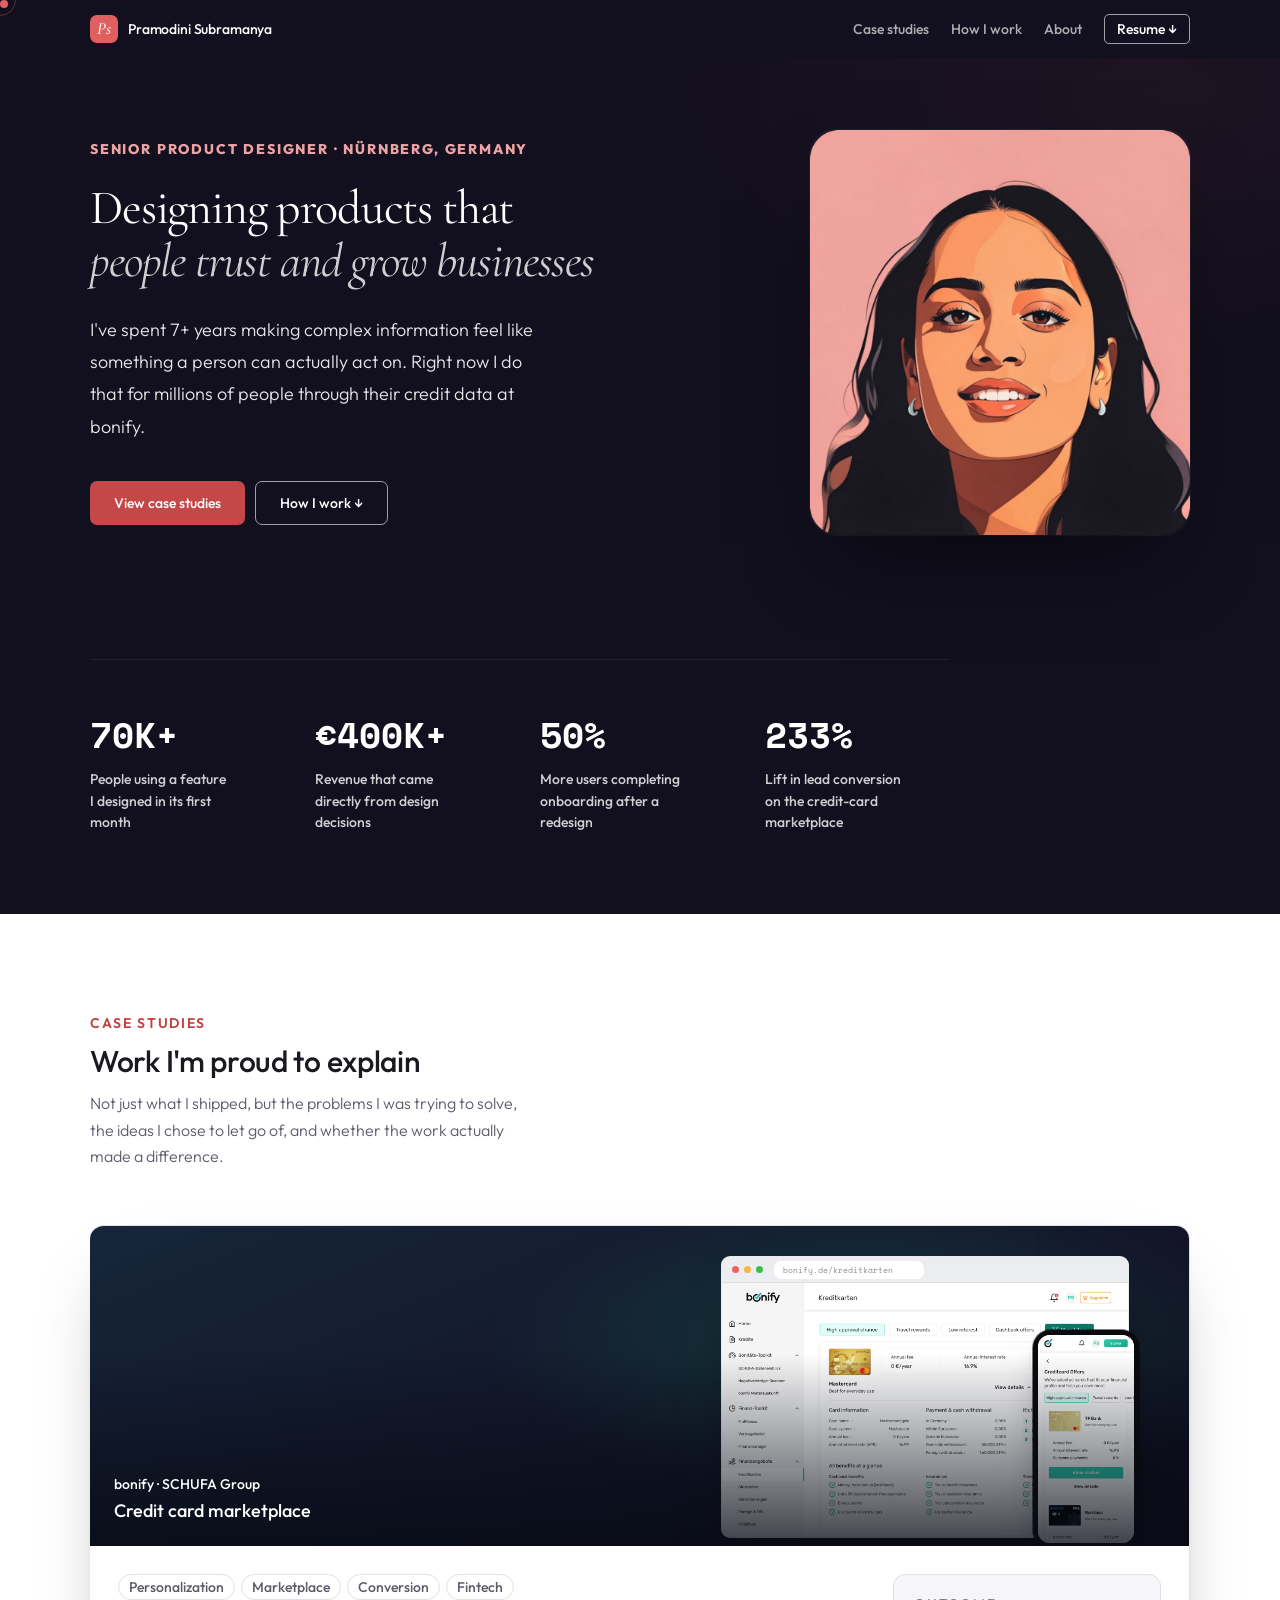
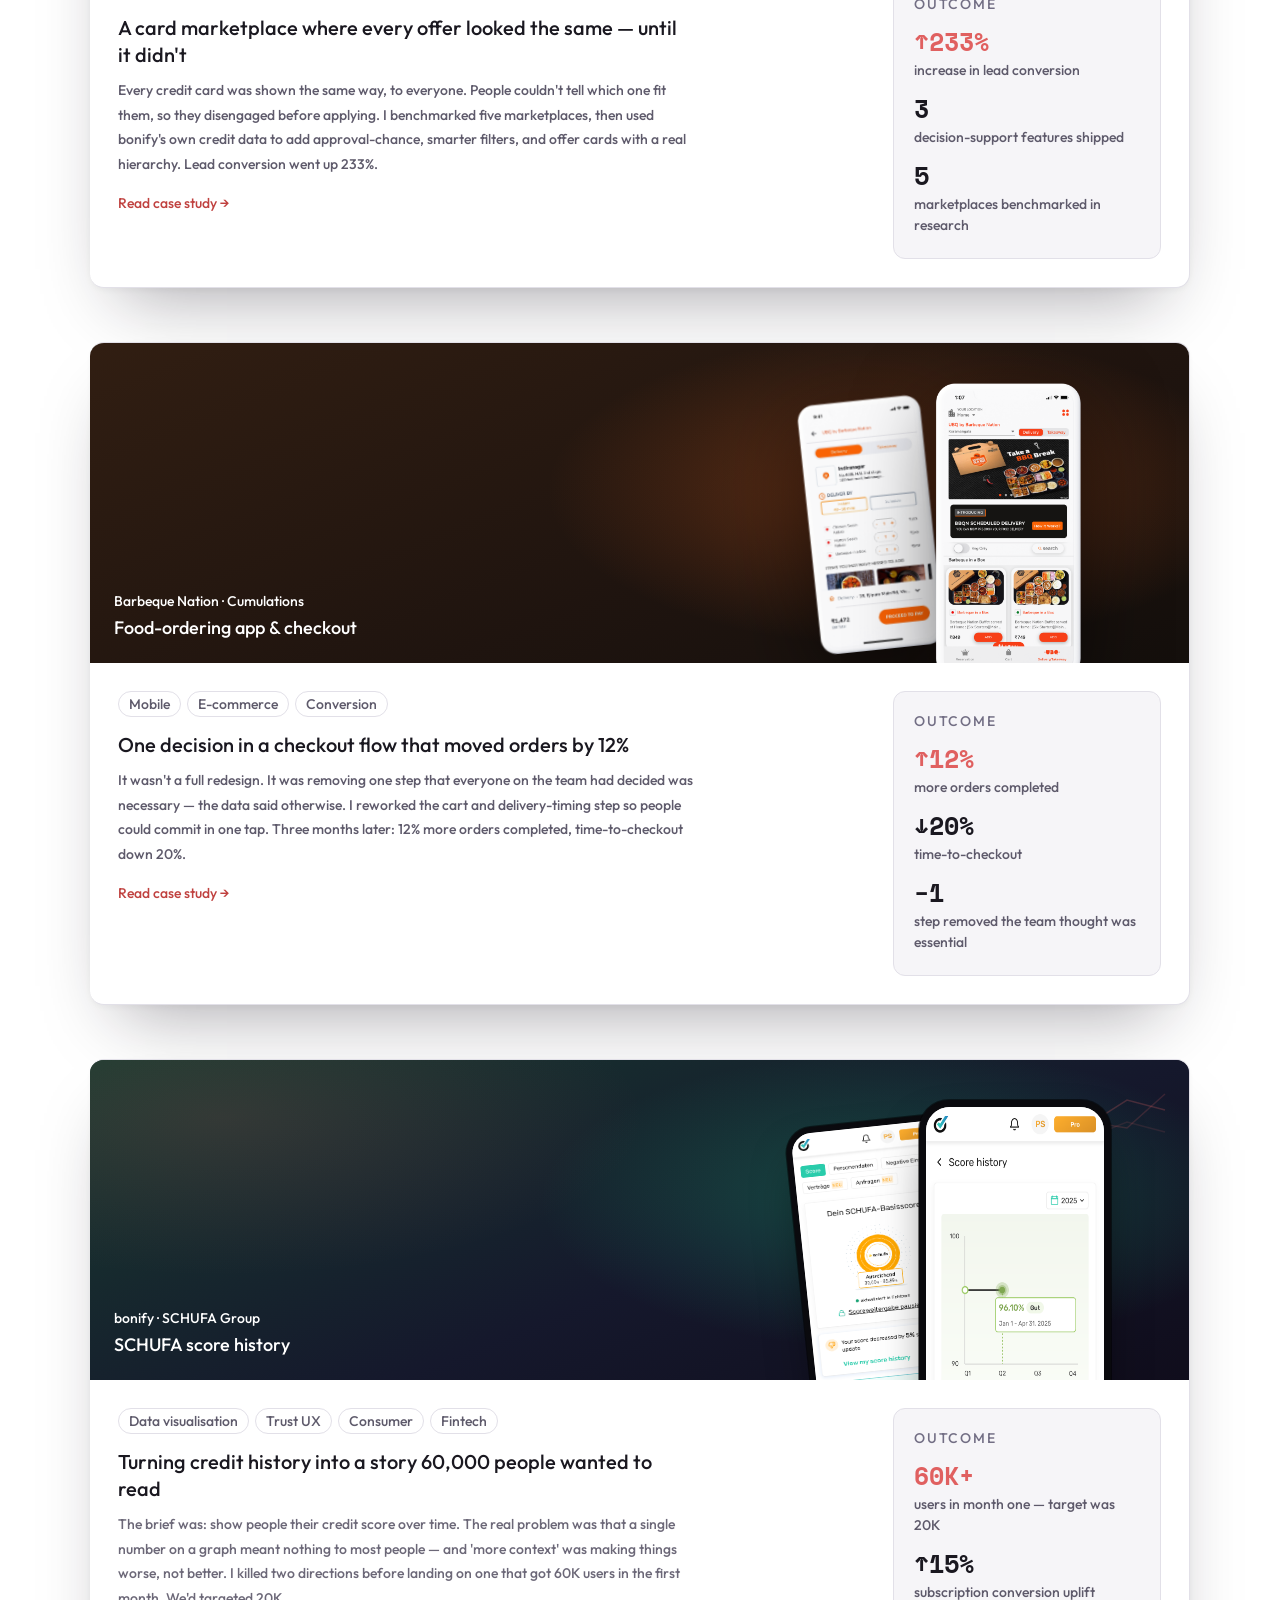
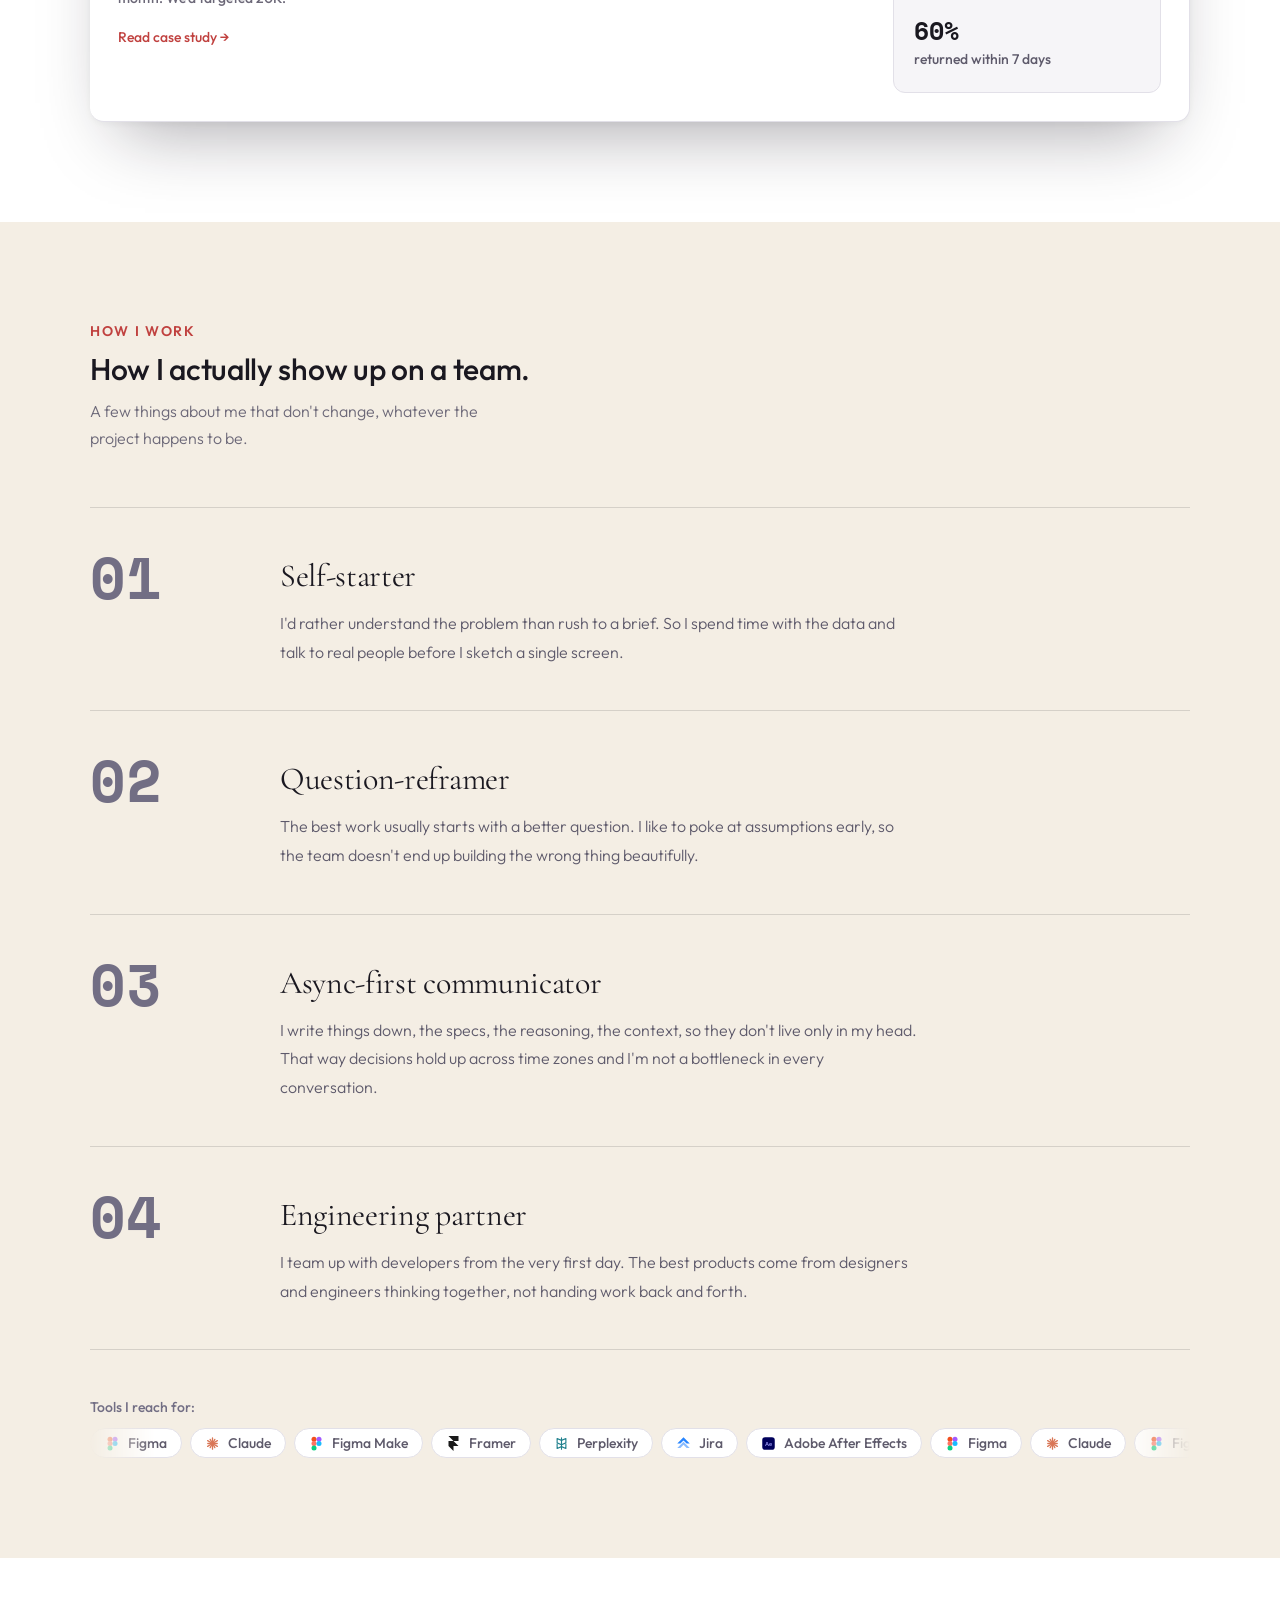
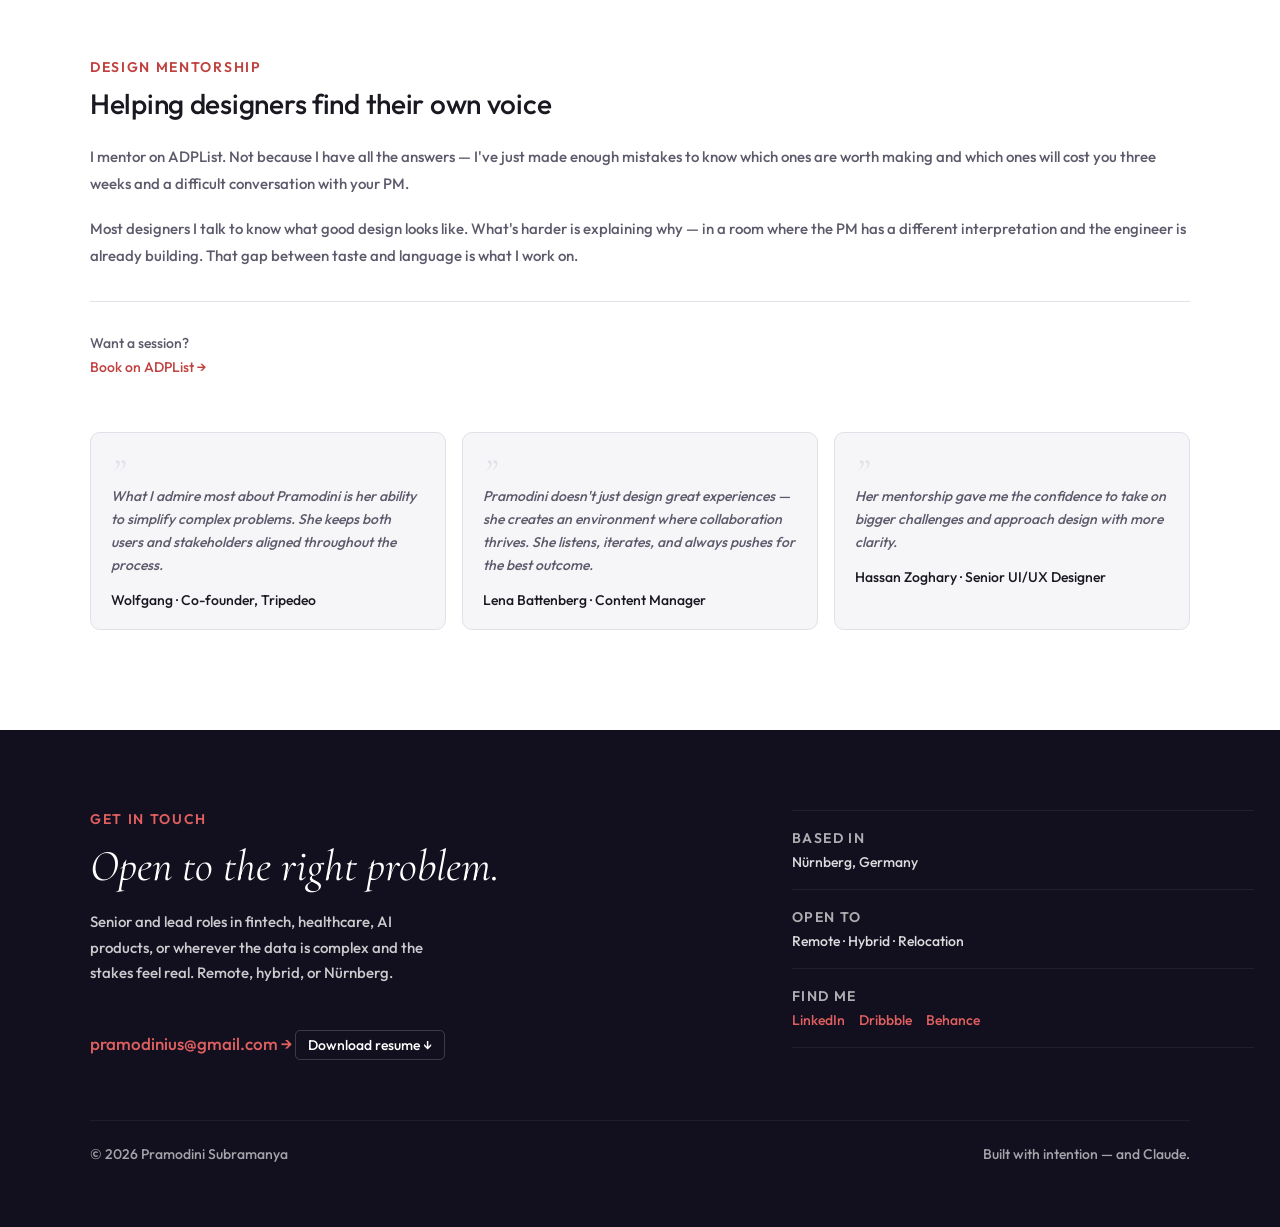
<file: index.html>
<!DOCTYPE html>
<html lang="en">
<head>
<meta charset="UTF-8">
<meta name="viewport" content="width=device-width, initial-scale=1.0">
<title>Pramodini Subramanya — Senior Product Designer</title>
<link rel="preconnect" href="https://fonts.googleapis.com">
<link rel="preconnect" href="https://fonts.gstatic.com" crossorigin>
<link href="https://fonts.googleapis.com/css2?family=Cormorant+Garamond:ital,wght@0,400;0,500;1,400;1,500&family=Outfit:wght@300;400;500;600&family=Space+Mono:wght@400;700&display=swap" rel="stylesheet">
<link rel="stylesheet" href="style.css">
</head>
<body>
<div class="scroll-bar"></div>

<!-- ============ NAV ============ -->
<nav class="nav enter">
  <a href="index.html" class="nav-brand brand-logo"><span class="brand-mark">Ps</span><span class="brand-name">Pramodini Subramanya</span></a>
  <div class="nav-right">
    <div class="nav-links">
      <a href="#case-studies">Case studies</a>
      <a href="#how-i-work">How I work</a>
      <a href="about.html" data-transition>About</a>
    </div>
    <a href="resume.pdf" download class="ghost-btn" style="border-color: rgba(255, 255, 255, 0.6)">Resume ↓</a>
    <button class="nav-burger" aria-label="Open menu"><span></span><span></span><span></span></button>
  </div>
</nav>
<div class="mobile-menu">
  <a href="#case-studies">Case studies</a>
  <a href="#how-i-work">How I work</a>
  <a href="about.html" data-transition>About</a>
  <a href="resume.pdf" download>Resume ↓</a>
</div>

<!-- ============ HERO ============ -->
<header class="hero hero-full" id="top" data-screen-label="Hero">
  <div class="hero-inner hero-inner-split">
    <div class="hero-copy">
    <div class="eyebrow hero-eyebrow enter" style="--d: 200ms; color: rgb(235, 163, 163); font-size: 14px; font-weight: 800">SENIOR PRODUCT DESIGNER · NÜRNBERG, GERMANY</div>
    <h1 class="hero-headline">
      <span class="enter" style="--d: 350ms; font-size: 48px">Designing products that </span>
      <span class="hl-italic enter" style="--d: 450ms; color: rgba(255, 255, 255, 0.8); font-size: 48px">people trust and grow businesses</span>
      <span class="enter" style="--d:550ms">
</span>
    </h1>
    <p class="hero-sub enter" style="--d: 600ms; color: rgba(255, 255, 255, 0.9); font-size: 18px">I've spent 7+ years making complex information feel like something a person can actually act on. Right now I do that for millions of people through their credit data at bonify. </p>
    <div class="hero-ctas enter" style="--d:750ms">
      <a href="#case-studies" class="btn-primary">View case studies</a>
      <a href="#how-i-work" class="btn-secondary" style="border-color: rgba(255, 255, 255, 0.6)">How I work ↓</a>
    </div>
    </div>
    <div class="hero-portrait enter" style="--d:600ms">
      <div class="hero-portrait-frame">
        <img src="assets/portrait-web.png" alt="Illustrated portrait of Pramodini Subramanya">
        <span class="eyelid eyelid-left" aria-hidden="true"></span>
        <span class="eyelid eyelid-right" aria-hidden="true"></span>
      </div>
    </div>
    <div class="proof-strip">
      <div class="enter" style="--d:900ms">
        <div class="stat-num" data-count="70" data-suffix="K+">0</div>
        <div class="stat-label" style="color: rgba(255, 255, 255, 0.8)">People using a feature I designed in its first month</div>
      </div>
      <div class="enter" style="--d:980ms">
        <div class="stat-num" data-count="400" data-prefix="€" data-suffix="K+">0</div>
        <div class="stat-label" style="color: rgba(255, 255, 255, 0.8)">Revenue that came directly from design decisions</div>
      </div>
      <div class="enter" style="--d:1060ms">
        <div class="stat-num" data-count="50" data-suffix="%">0</div>
        <div class="stat-label" style="color: rgba(255, 255, 255, 0.8)">More users completing onboarding after a redesign</div>
      </div>
      <div class="enter" style="--d:1140ms">
        <div class="stat-num" data-count="233" data-suffix="%">0</div>
        <div class="stat-label" style="color: rgba(255, 255, 255, 0.8)">Lift in lead conversion on the credit-card marketplace</div>
      </div>
    </div>
  </div>
</header>

<!-- ============ CASE STUDIES ============ -->
<section class="section bg-white" id="case-studies" data-screen-label="Case studies">
  <div class="section-inner">
    <div class="section-header reveal">
      <div class="eyebrow">CASE STUDIES</div>
      <h2 class="section-title">Work I'm proud to explain</h2>
      <p class="section-sub">Not just what I shipped, but the problems I was trying to solve, the ideas I chose to let go of, and whether the work actually made a difference.</p>
    </div>

    <div class="case-grid">
      <!-- Card C — Credit Card Marketplace (full width, cover) -->
      <a href="case-study-cc.html" data-transition class="case-card case-card-lead stack-card">
        <div class="case-thumb thumb-cc-lead">
          <div class="thumb-cc-mock" aria-hidden="true">
            <div class="cc-browser">
              <div class="cc-browser-bar">
                <span class="cc-dot"></span>
                <span class="cc-dot"></span>
                <span class="cc-dot"></span>
                <span class="cc-url">bonify.de/kreditkarten</span>
              </div>
              <div class="cc-browser-screen">
                <img src="assets/cc/cover-web.png" alt="The redesigned bonify credit-card marketplace on desktop.">
              </div>
            </div>
            <div class="cc-phone">
              <div class="device-screen device-screen--crop">
                <img src="assets/cc/mob-offers.png" alt="">
              </div>
            </div>
          </div>
          <div class="thumb-overlay">
            <div class="thumb-tag" style="font-size: 14px">bonify · SCHUFA Group</div>
            <div class="thumb-title">Credit card marketplace</div>
          </div>
        </div>
        <div class="case-body case-body-lead">
          <div class="case-lead-main">
            <div class="tags">
              <span class="tag">Personalization</span>
              <span class="tag">Marketplace</span>
              <span class="tag">Conversion</span>
              <span class="tag">Fintech</span>
            </div>
            <h3 class="case-title case-title-lead">A card marketplace where every offer looked the same — until it didn't</h3>
            <p class="case-desc case-desc-lead">Every credit card was shown the same way, to everyone. People couldn't tell which one fit them, so they disengaged before applying. I benchmarked five marketplaces, then used bonify's own credit data to add approval-chance, smarter filters, and offer cards with a real hierarchy. Lead conversion went up 233%.</p>
            <span class="case-read-link">Read case study →</span>
          </div>
          <aside class="case-outcome">
            <div class="case-outcome-label">Outcome</div>
            <div class="case-outcome-stats">
              <div class="case-outcome-stat">
                <div class="num">↑233%</div>
                <div class="lbl">increase in lead conversion</div>
              </div>
              <div class="case-outcome-stat">
                <div class="num">3</div>
                <div class="lbl">decision-support features shipped</div>
              </div>
              <div class="case-outcome-stat">
                <div class="num">5</div>
                <div class="lbl">marketplaces benchmarked in research</div>
              </div>
            </div>
          </aside>
        </div>
      </a>

      <!-- Card B — BBQ Nation (lead) -->
      <a href="case-study-bbq.html" data-transition class="case-card case-card-lead stack-card">
        <div class="case-thumb thumb-bbq-lead">
          <img class="thumb-bbq-phone thumb-bbq-phone--back" src="assets/bbq/pm7.png" alt="">
          <img class="thumb-bbq-phone thumb-bbq-phone--front" src="assets/bbq/pm13.png" alt="">
          <div class="thumb-overlay">
            <div class="thumb-tag" style="color: rgb(255, 255, 255); font-size: 14px">Barbeque Nation · Cumulations</div>
            <div class="thumb-title">Food-ordering app & checkout</div>
          </div>
        </div>
        <div class="case-body case-body-lead">
          <div class="case-lead-main">
            <div class="tags">
              <span class="tag">Mobile</span>
              <span class="tag">E-commerce</span>
              <span class="tag">Conversion</span>
            </div>
            <h3 class="case-title case-title-lead">One decision in a checkout flow that moved orders by 12%</h3>
            <p class="case-desc case-desc-lead">It wasn't a full redesign. It was removing one step that everyone on the team had decided was necessary — the data said otherwise. I reworked the cart and delivery-timing step so people could commit in one tap. Three months later: 12% more orders completed, time-to-checkout down 20%.</p>
            <span class="case-read-link">Read case study →</span>
          </div>
          <aside class="case-outcome">
            <div class="case-outcome-label">Outcome</div>
            <div class="case-outcome-stats">
              <div class="case-outcome-stat">
                <div class="num">↑12%</div>
                <div class="lbl">more orders completed</div>
              </div>
              <div class="case-outcome-stat">
                <div class="num">↓20%</div>
                <div class="lbl">time-to-checkout</div>
              </div>
              <div class="case-outcome-stat">
                <div class="num">−1</div>
                <div class="lbl">step removed the team thought was essential</div>
              </div>
            </div>
          </aside>
        </div>
      </a>

      <!-- Card A -->
      <a href="case-study-bonify.html" data-transition class="case-card case-card-lead stack-card">
        <div class="case-thumb thumb-lead">
          <div class="case-thumb-inner thumb-lead"></div>
          <svg class="thumb-decoration top-right" width="200" height="80" viewBox="0 0 200 80" fill="none">
            <path d="M2 58 L60 44 L110 50 L160 18 L198 28" stroke="rgba(224,96,96,0.25)" stroke-width="1.5" fill="none"/>
            <path d="M2 70 L60 62 L110 38 L160 46 L198 12" stroke="rgba(224,96,96,0.18)" stroke-width="1.5" fill="none"/>
            <path d="M2 46 L60 52 L110 60 L160 40 L198 50" stroke="rgba(224,96,96,0.12)" stroke-width="1.5" fill="none"/>
          </svg>
          <div class="thumb-device thumb-device--back">
            <div class="device-screen">
              <img src="assets/schufa-basisscore.png" alt="bonify home screen with the SCHUFA-Basisscore ring and a link into score history — the entry point into the feature." width="196" height="439">
            </div>
          </div>
          <div class="thumb-device thumb-device--front">
            <div class="device-screen">
              <img src="assets/schufa-history-good.png" alt="Score history screen showing a 96,10% score rated Gut over the year with plain-language context." width="196" height="439">
            </div>
          </div>
          <div class="thumb-overlay">
            <div class="thumb-tag" style="color: rgb(255, 255, 255); font-size: 14px">bonify · SCHUFA Group </div>
            <div class="thumb-title">SCHUFA score history</div>
          </div>
        </div>
        <div class="case-body case-body-lead">
          <div class="case-lead-main">
            <div class="tags">
              <span class="tag">Data visualisation</span>
              <span class="tag">Trust UX</span>
              <span class="tag">Consumer</span>
              <span class="tag">Fintech</span>
            </div>
            <h3 class="case-title case-title-lead">Turning credit history into a story 60,000 people wanted to read</h3>
            <p class="case-desc case-desc-lead" style="color: rgb(108, 104, 120); font-weight: 500">The brief was: show people their credit score over time. The real problem was that a single number on a graph meant nothing to most people — and 'more context' was making things worse, not better. I killed two directions before landing on one that got 60K users in the first month. We'd targeted 20K.</p>
            <span class="case-read-link">Read case study →</span>
          </div>
          <aside class="case-outcome">
            <div class="case-outcome-label">Outcome</div>
            <div class="case-outcome-stats">
              <div class="case-outcome-stat">
                <div class="num">60K+</div>
                <div class="lbl">users in month one — target was 20K</div>
              </div>
              <div class="case-outcome-stat">
                <div class="num">↑15%</div>
                <div class="lbl">subscription conversion uplift</div>
              </div>
              <div class="case-outcome-stat">
                <div class="num">60%</div>
                <div class="lbl">returned within 7 days</div>
              </div>
            </div>
          </aside>
        </div>
      </a>
    </div>
  </div>
</section>

<!-- ============ HOW I WORK ============ -->
<section class="section bg-cream" id="how-i-work" data-screen-label="How I work">
  <div class="section-inner">
    <div class="section-header reveal">
      <div class="eyebrow">HOW I WORK</div>
      <h2 class="section-title">How I actually show up on a team.</h2>
      <p class="section-sub" style="color: rgb(108, 104, 120)">A few things about me that don't change, whatever the project happens to be.</p>
    </div>

    <div class="work-list">
      <div class="work-item reveal">
        <div class="work-num">01</div>
        <div class="work-content">
          <h3 class="work-title">Self-starter</h3>
          <p class="work-body">I'd rather understand the problem than rush to a brief. So I spend time with the data and talk to real people before I sketch a single screen.</p>
        </div>
      </div>
      <div class="work-item reveal">
        <div class="work-num">02</div>
        <div class="work-content">
          <h3 class="work-title">Question-reframer</h3>
          <p class="work-body">The best work usually starts with a better question. I like to poke at assumptions early, so the team doesn't end up building the wrong thing beautifully.</p>
        </div>
      </div>
      <div class="work-item reveal">
        <div class="work-num">03</div>
        <div class="work-content">
          <h3 class="work-title">Async-first communicator</h3>
          <p class="work-body">I write things down, the specs, the reasoning, the context, so they don't live only in my head. That way decisions hold up across time zones and I'm not a bottleneck in every conversation.</p>
        </div>
      </div>
      <div class="work-item reveal">
        <div class="work-num">04</div>
        <div class="work-content">
          <h3 class="work-title">Engineering partner</h3>
          <p class="work-body">I team up with developers from the very first day. The best products come from designers and engineers thinking together, not handing work back and forth.</p>
        </div>
      </div>
    </div>

    <div class="reveal" style="margin-top:48px;">
      <div class="marquee-label">Tools I reach for:</div>
      <div class="marquee">
        <div class="marquee-inner" id="toolsMarquee"></div>
      </div>
    </div>
  </div>
</section>

<!-- ============ MENTORSHIP ============ -->
<section class="section bg-white" id="mentorship" data-screen-label="Mentorship">
  <div class="section-inner">
    <div class="mentor-grid">
      <div class="reveal">
        <div class="eyebrow">DESIGN MENTORSHIP</div>
        <h2 class="mentor-title">Helping designers find their own voice</h2>
        <p class="mentor-body">I mentor on ADPList. Not because I have all the answers — I've just made enough mistakes to know which ones are worth making and which ones will cost you three weeks and a difficult conversation with your PM.</p>
        <p class="mentor-body">Most designers I talk to know what good design looks like. What's harder is explaining why — in a room where the PM has a different interpretation and the engineer is already building. That gap between taste and language is what I work on.</p>
        <hr class="mentor-divider">
        <p class="mentor-cta-q">Want a session?</p>
        <a href="https://adplist.org/mentors/pramodini-subramanya" target="_blank" rel="noopener" class="mentor-cta-link">Book on ADPList →</a>
      </div>

      <div class="testimonials">
        <div class="testimonial reveal">
          <span class="testimonial-mark">”</span>
          <p class="testimonial-quote">What I admire most about Pramodini is her ability to simplify complex problems. She keeps both users and stakeholders aligned throughout the process.</p>
          <div class="testimonial-attr">Wolfgang · Co-founder, Tripedeo</div>
        </div>
        <div class="testimonial reveal reveal-d1">
          <span class="testimonial-mark">”</span>
          <p class="testimonial-quote">Pramodini doesn't just design great experiences — she creates an environment where collaboration thrives. She listens, iterates, and always pushes for the best outcome.</p>
          <div class="testimonial-attr">Lena Battenberg · Content Manager</div>
        </div>
        <div class="testimonial reveal reveal-d2">
          <span class="testimonial-mark">”</span>
          <p class="testimonial-quote">Her mentorship gave me the confidence to take on bigger challenges and approach design with more clarity.</p>
          <div class="testimonial-attr">Hassan Zoghary · Senior UI/UX Designer</div>
        </div>
      </div>
    </div>
  </div>
</section>

<!-- ============ FOOTER ============ -->
<footer class="site-footer" id="contact" data-screen-label="Contact">
  <div class="footer-inner">
    <div class="footer-top">
      <div class="reveal">
        <div class="eyebrow">GET IN TOUCH</div>
        <p class="footer-quote">Open to the right problem.</p>
        <p class="footer-sub">Senior and lead roles in fintech, healthcare, AI products, or wherever the data is complex and the stakes feel real. Remote, hybrid, or Nürnberg.</p>
        <a href="mailto:pramodinius@gmail.com" class="footer-email">pramodinius@gmail.com →</a>
        <a href="resume.pdf" download class="ghost-btn footer-resume">Download resume ↓</a>
      </div>
      <div class="footer-rows reveal reveal-d1">
        <div class="footer-row">
          <div class="footer-label">Based in</div>
          <div class="footer-value">Nürnberg, Germany</div>
        </div>
        <div class="footer-row">
          <div class="footer-label">Open to</div>
          <div class="footer-value">Remote · Hybrid · Relocation</div>
        </div>
        <div class="footer-row">
          <div class="footer-label">Find me</div>
          <div class="footer-value">
            <a href="https://www.linkedin.com/in/pramodinius/" target="_blank" rel="noopener">LinkedIn</a>
            <a href="https://dribbble.com/Pramodini" target="_blank" rel="noopener">Dribbble</a>
            <a href="https://www.behance.net/pramodinius" target="_blank" rel="noopener">Behance</a>
          </div>
        </div>
      </div>
    </div>
    <div class="footer-bottom">
      <span >© 2026 Pramodini Subramanya </span>
      <span>Built with intention — and Claude.</span>
    </div>
  </div>
</footer>

<script src="app.js"></script>
</body>
</html>
</file>
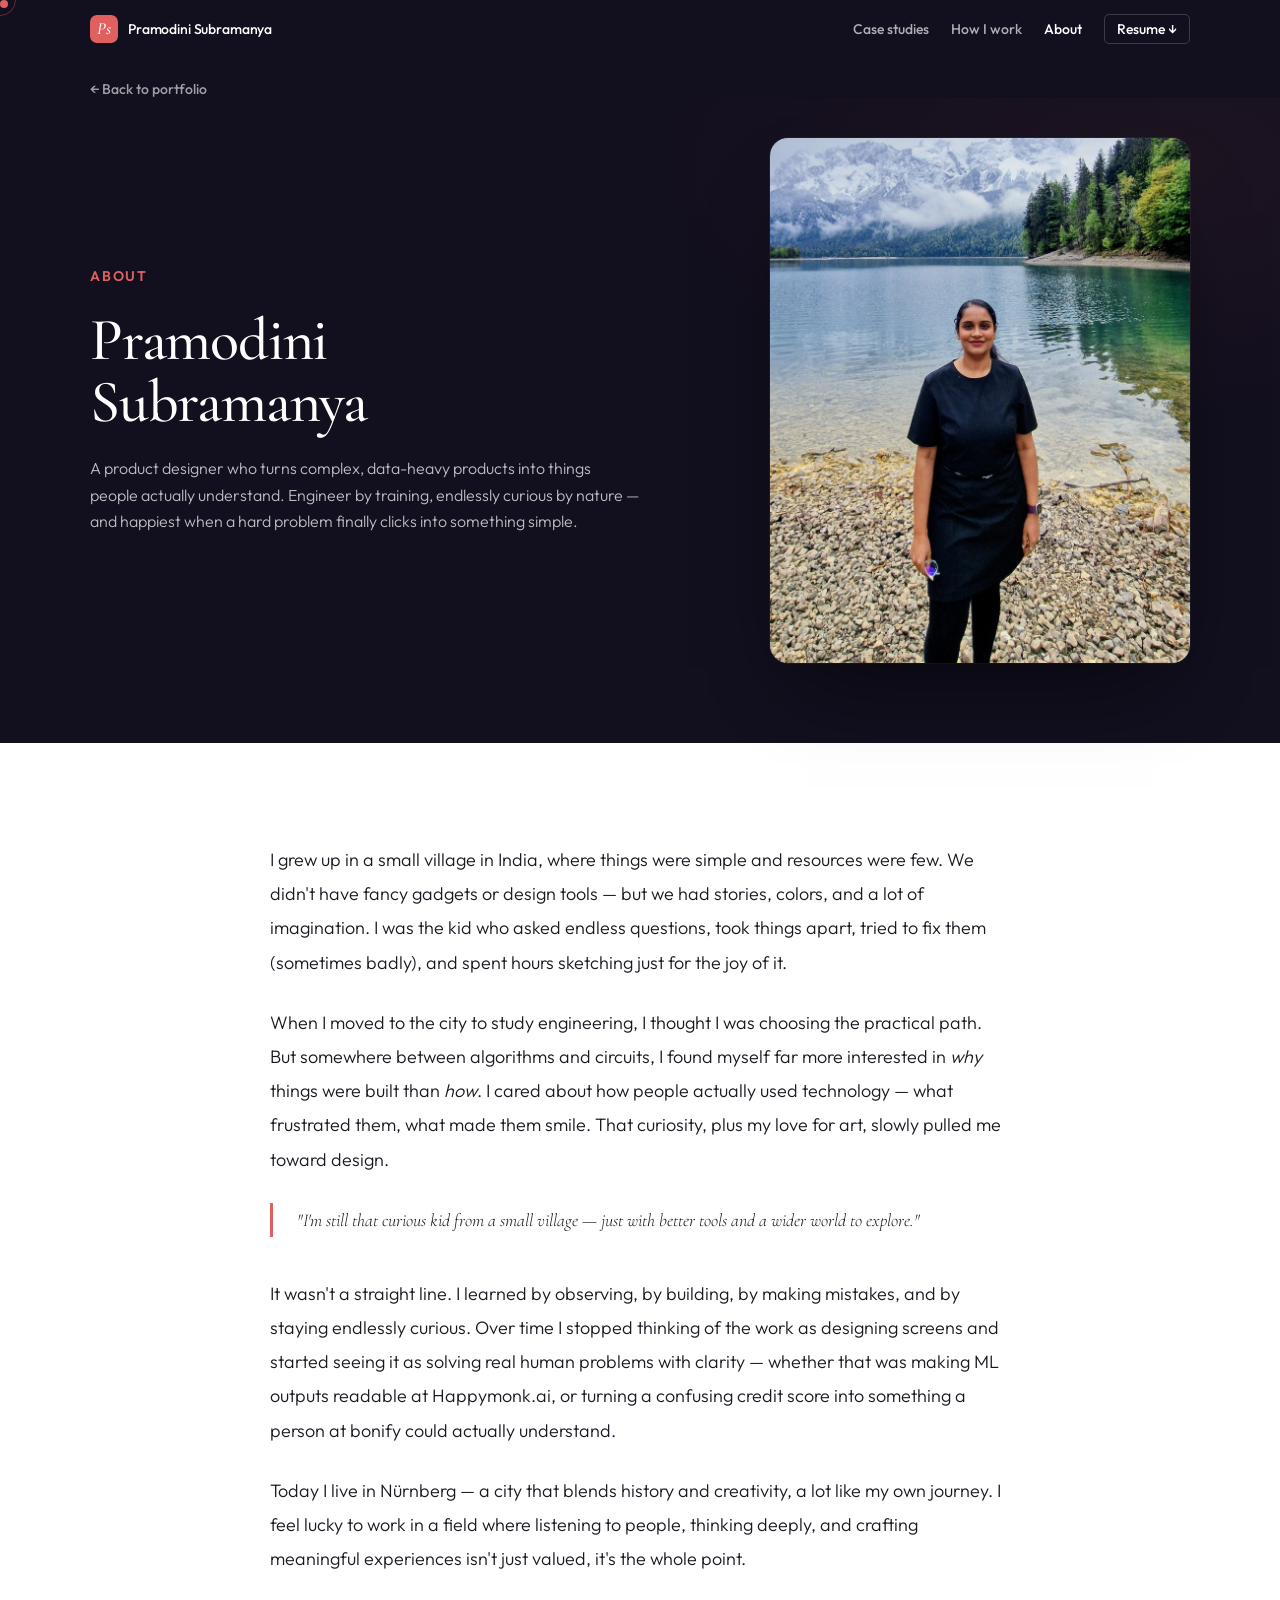
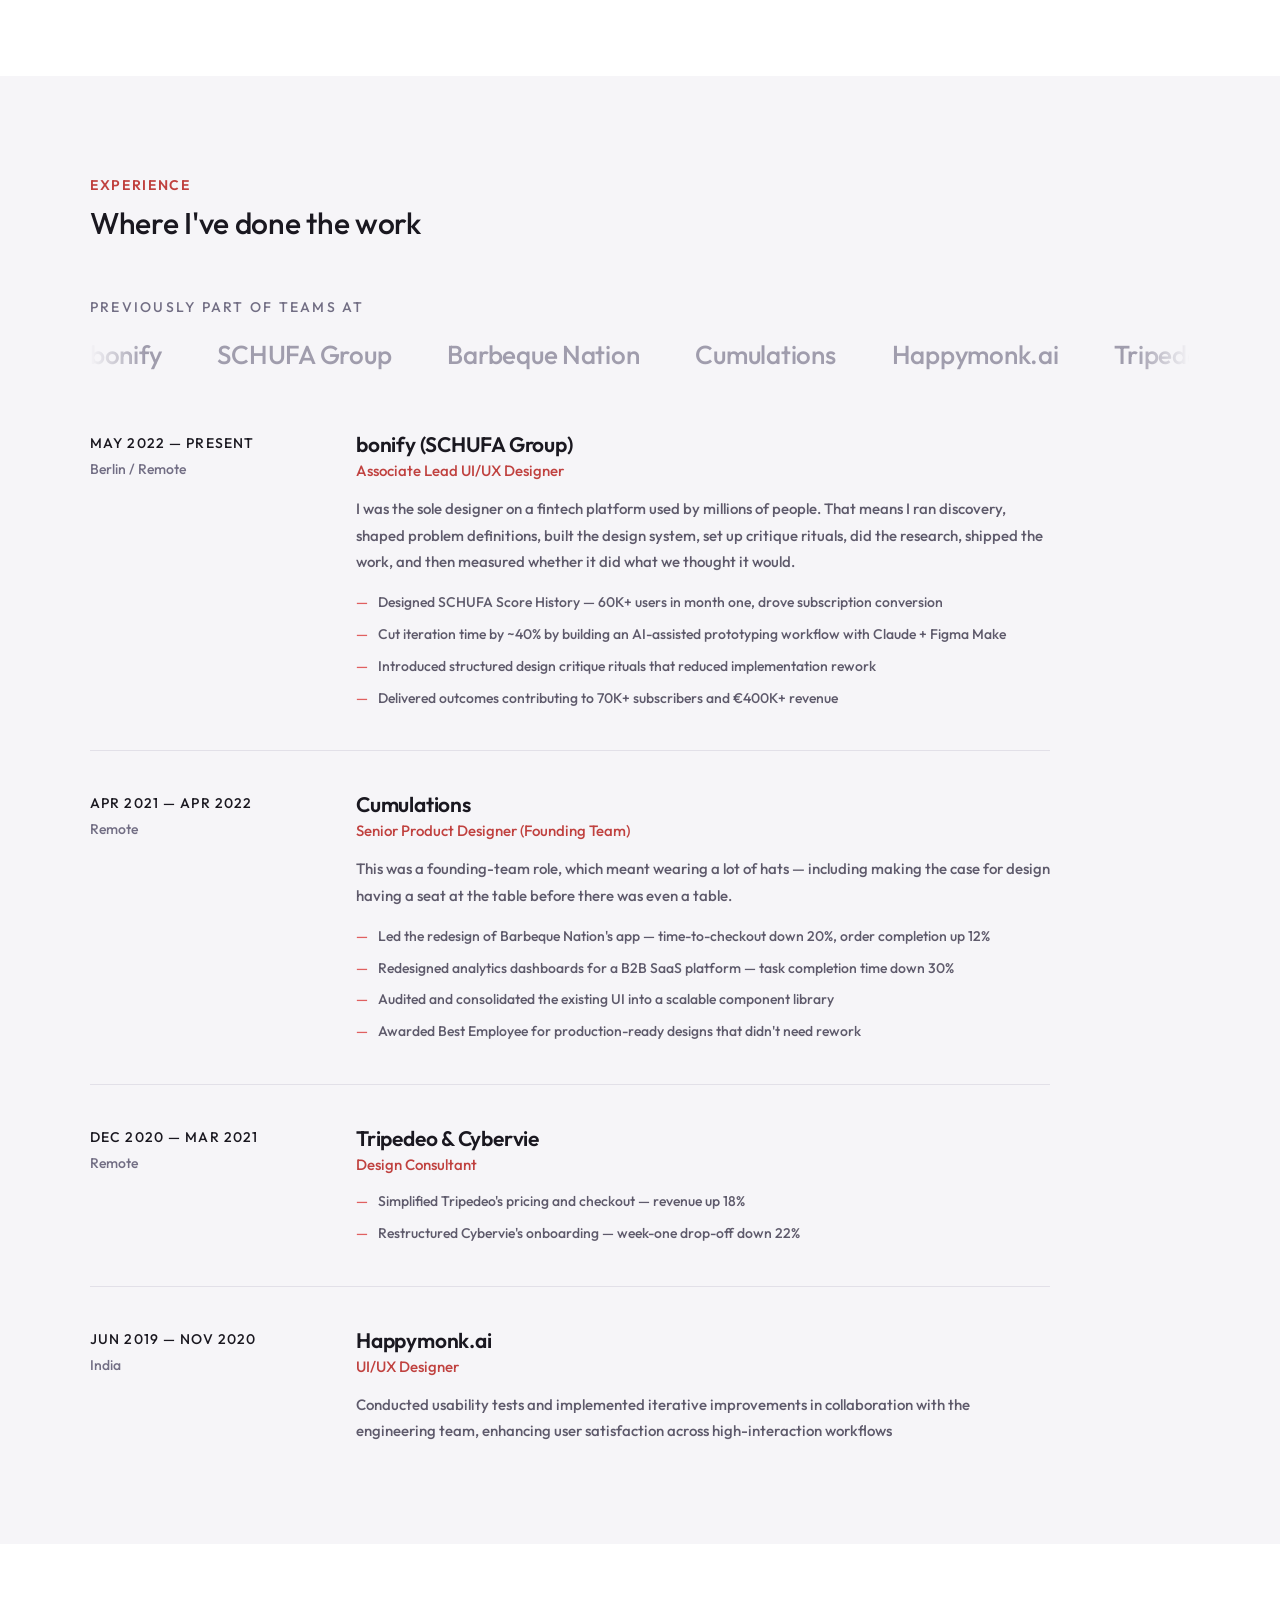
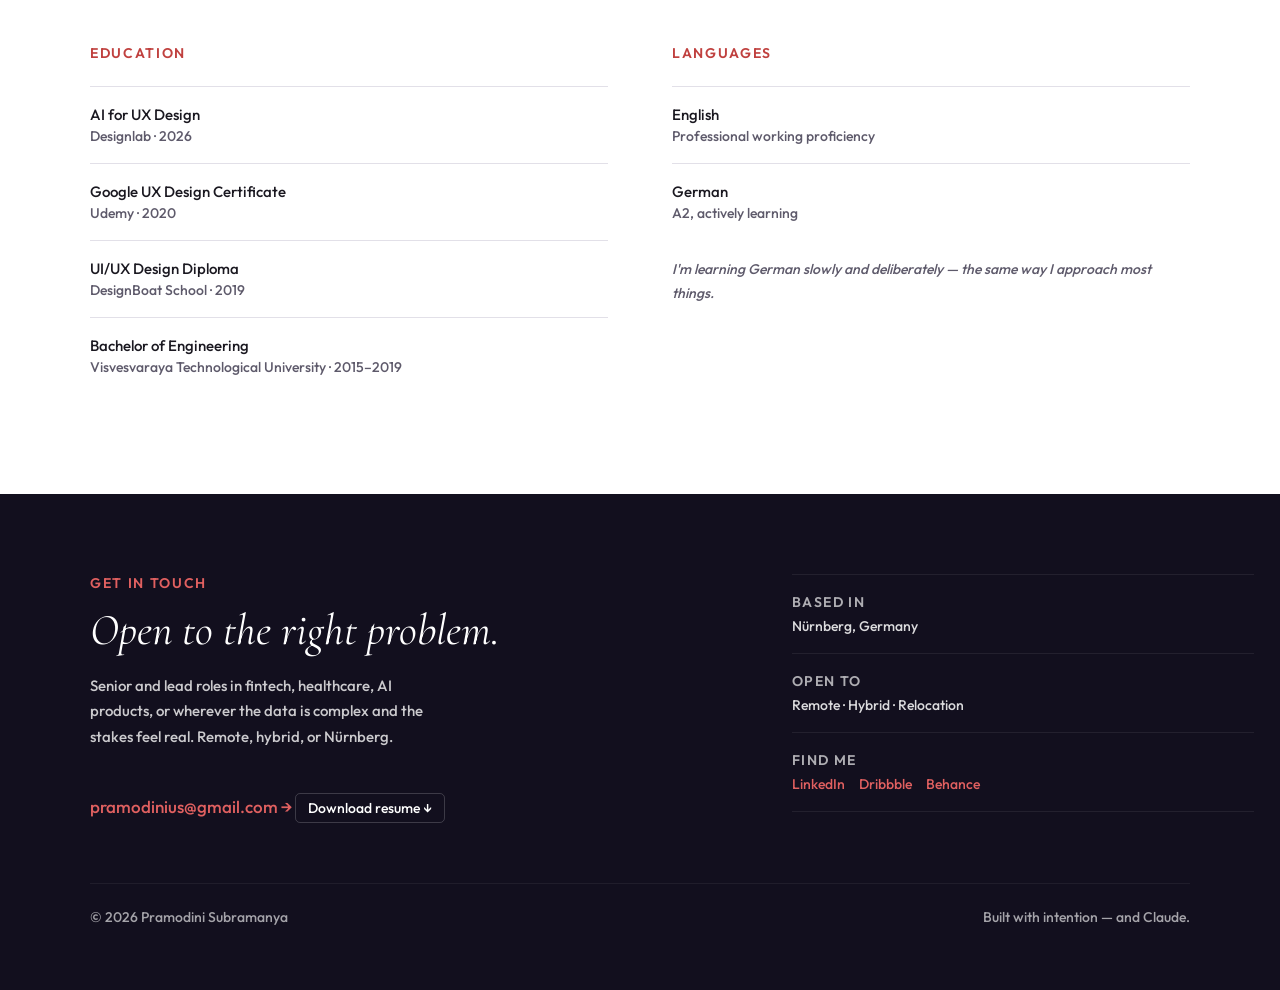
<file: about.html>
<!DOCTYPE html>
<html lang="en">
<head>
<meta charset="UTF-8">
<meta name="viewport" content="width=device-width, initial-scale=1.0">
<title>About — Pramodini Subramanya</title>
<link rel="preconnect" href="https://fonts.googleapis.com">
<link rel="preconnect" href="https://fonts.gstatic.com" crossorigin>
<link href="https://fonts.googleapis.com/css2?family=Cormorant+Garamond:ital,wght@0,400;0,500;1,400;1,500&family=Outfit:wght@300;400;500;600&family=Space+Mono:wght@400;700&display=swap" rel="stylesheet">
<link rel="stylesheet" href="style.css">
</head>
<body>
<div class="scroll-bar"></div>

<!-- ============ NAV ============ -->
<nav class="nav enter">
  <a href="index.html" class="nav-brand brand-logo" data-transition><span class="brand-mark">Ps</span><span class="brand-name">Pramodini Subramanya</span></a>
  <div class="nav-right">
    <div class="nav-links">
      <a href="index.html#case-studies" data-transition>Case studies</a>
      <a href="index.html#how-i-work" data-transition>How I work</a>
      <a href="about.html" class="active">About</a>
    </div>
    <a href="resume.pdf" download class="ghost-btn">Resume ↓</a>
    <button class="nav-burger" aria-label="Open menu"><span></span><span></span><span></span></button>
  </div>
</nav>
<div class="mobile-menu">
  <a href="index.html#case-studies" data-transition>Case studies</a>
  <a href="index.html#how-i-work" data-transition>How I work</a>
  <a href="about.html">About</a>
  <a href="resume.pdf" download>Resume ↓</a>
</div>

<!-- ============ BACK LINK ============ -->
<div class="back-link">
  <div class="back-inner">
    <a href="index.html" data-transition>← Back to portfolio</a>
  </div>
</div>

<!-- ============ ABOUT HERO ============ -->
<header class="hero about-hero" data-screen-label="About hero">
  <div class="hero-inner about-hero-grid">
    <div class="about-hero-copy">
      <div class="eyebrow hero-eyebrow enter" style="--d:150ms">ABOUT</div>
      <h1 class="about-name enter" style="--d:300ms">Pramodini Subramanya</h1>
      <p class="about-intro enter" style="--d:420ms">A product designer who turns complex, data-heavy products into things people actually understand. Engineer by training, endlessly curious by nature — and happiest when a hard problem finally clicks into something simple.</p>
    </div>
    <figure class="about-portrait enter" style="--d:320ms">
      <img src="assets/pramodini-portrait.jpg" alt="Pramodini Subramanya by a clear alpine lake with snow-capped mountains behind her.">
    </figure>
  </div>
</header>

<!-- ============ THE HUMAN STORY ============ -->
<section class="section bg-white" data-screen-label="Story">
  <div class="essay">
    <p class="reveal">I grew up in a small village in India, where things were simple and resources were few. We didn't have fancy gadgets or design tools — but we had stories, colors, and a lot of imagination. I was the kid who asked endless questions, took things apart, tried to fix them (sometimes badly), and spent hours sketching just for the joy of it.</p>
    <p class="reveal">When I moved to the city to study engineering, I thought I was choosing the practical path. But somewhere between algorithms and circuits, I found myself far more interested in <em>why</em> things were built than <em>how</em>. I cared about how people actually used technology — what frustrated them, what made them smile. That curiosity, plus my love for art, slowly pulled me toward design.</p>
    <p class="pull-quote reveal">"I'm still that curious kid from a small village — just with better tools and a wider world to explore."</p>
    <p class="reveal">It wasn't a straight line. I learned by observing, by building, by making mistakes, and by staying endlessly curious. Over time I stopped thinking of the work as designing screens and started seeing it as solving real human problems with clarity — whether that was making ML outputs readable at Happymonk.ai, or turning a confusing credit score into something a person at bonify could actually understand.</p>
    <p class="reveal">Today I live in Nürnberg — a city that blends history and creativity, a lot like my own journey. I feel lucky to work in a field where listening to people, thinking deeply, and crafting meaningful experiences isn't just valued, it's the whole point.</p>
  </div>
</section>

<!-- ============ EXPERIENCE TIMELINE ============ -->
<section class="section bg-page" data-screen-label="Experience">
  <div class="section-inner">
    <div class="section-header reveal">
      <div class="eyebrow">EXPERIENCE</div>
      <h2 class="section-title">Where I've done the work</h2>
    </div>

    <div class="brand-strip reveal">
      <div class="brand-strip-label">Previously part of teams at</div>
      <div class="marquee brand-marquee">
        <div class="marquee-inner brand-marquee-inner">
          <span class="brand-chip">bonify</span>
          <span class="brand-chip">SCHUFA Group</span>
          <span class="brand-chip">Barbeque Nation</span>
          <span class="brand-chip">Cumulations</span>
          <span class="brand-chip">Happymonk.ai</span>
          <span class="brand-chip">Tripedeo</span>
          <span class="brand-chip">Cybervie</span>
          <span class="brand-chip" aria-hidden="true">bonify</span>
          <span class="brand-chip" aria-hidden="true">SCHUFA Group</span>
          <span class="brand-chip" aria-hidden="true">Barbeque Nation</span>
          <span class="brand-chip" aria-hidden="true">Cumulations</span>
          <span class="brand-chip" aria-hidden="true">Happymonk.ai</span>
          <span class="brand-chip" aria-hidden="true">Tripedeo</span>
          <span class="brand-chip" aria-hidden="true">Cybervie</span>
        </div>
      </div>
    </div>

    <div class="timeline">
      <div class="timeline-node reveal">
        <div class="tl-meta">
          <div class="tl-date">MAY 2022 — PRESENT</div>
          <div class="tl-location">Berlin / Remote</div>
        </div>
        <div class="tl-main">
          <div class="tl-company">bonify (SCHUFA Group)</div>
          <div class="tl-role">Associate Lead UI/UX Designer</div>
          <p class="tl-prose">I was the sole designer on a fintech platform used by millions of people. That means I ran discovery, shaped problem definitions, built the design system, set up critique rituals, did the research, shipped the work, and then measured whether it did what we thought it would.</p>
          <ul class="tl-list">
            <li>Designed SCHUFA Score History — 60K+ users in month one, drove subscription conversion</li>
            <li>Cut iteration time by ~40% by building an AI-assisted prototyping workflow with Claude + Figma Make</li>
            <li>Introduced structured design critique rituals that reduced implementation rework</li>
            <li>Delivered outcomes contributing to 70K+ subscribers and €400K+ revenue</li>
          </ul>
        </div>
      </div>

      <div class="timeline-node reveal">
        <div class="tl-meta">
          <div class="tl-date">APR 2021 — APR 2022</div>
          <div class="tl-location">Remote</div>
        </div>
        <div class="tl-main">
          <div class="tl-company">Cumulations</div>
          <div class="tl-role">Senior Product Designer (Founding Team)</div>
          <p class="tl-prose">This was a founding-team role, which meant wearing a lot of hats — including making the case for design having a seat at the table before there was even a table.</p>
          <ul class="tl-list">
            <li>Led the redesign of Barbeque Nation's app — time-to-checkout down 20%, order completion up 12%</li>
            <li>Redesigned analytics dashboards for a B2B SaaS platform — task completion time down 30%</li>
            <li>Audited and consolidated the existing UI into a scalable component library</li>
            <li>Awarded Best Employee for production-ready designs that didn't need rework</li>
          </ul>
        </div>
      </div>

      <div class="timeline-node reveal">
        <div class="tl-meta">
          <div class="tl-date">DEC 2020 — MAR 2021</div>
          <div class="tl-location">Remote</div>
        </div>
        <div class="tl-main">
          <div class="tl-company">Tripedeo &amp; Cybervie</div>
          <div class="tl-role">Design Consultant</div>
          <ul class="tl-list">
            <li>Simplified Tripedeo's pricing and checkout — revenue up 18%</li>
            <li>Restructured Cybervie's onboarding — week-one drop-off down 22%</li>
          </ul>
        </div>
      </div>

      <div class="timeline-node reveal">
        <div class="tl-meta">
          <div class="tl-date">JUN 2019 — NOV 2020</div>
          <div class="tl-location">India</div>
        </div>
        <div class="tl-main">
          <div class="tl-company">Happymonk.ai</div>
          <div class="tl-role">UI/UX Designer</div>
          <p class="tl-prose">Conducted usability tests and implemented iterative improvements in collaboration with the engineering team, enhancing user satisfaction across high-interaction workflows</p>
        </div>
      </div>
    </div>
  </div>
</section>

<!-- ============ EDUCATION + LANGUAGES ============ -->
<section class="section bg-white" data-screen-label="Education">
  <div class="section-inner">
    <div class="edu-grid">
      <div class="reveal">
        <div class="eyebrow" style="margin-bottom:24px;">EDUCATION</div>
        <div class="edu-entry">
          <div class="edu-title">AI for UX Design</div>
          <div class="edu-inst">Designlab · 2026</div>
        </div>
        <div class="edu-entry">
          <div class="edu-title">Google UX Design Certificate</div>
          <div class="edu-inst">Udemy · 2020</div>
        </div>
        <div class="edu-entry">
          <div class="edu-title">UI/UX Design Diploma</div>
          <div class="edu-inst">DesignBoat School · 2019</div>
        </div>
        <div class="edu-entry">
          <div class="edu-title">Bachelor of Engineering</div>
          <div class="edu-inst">Visvesvaraya Technological University · 2015–2019</div>
        </div>
      </div>

      <div class="reveal reveal-d1">
        <div class="eyebrow" style="margin-bottom:24px;">LANGUAGES</div>
        <div class="lang-entry">
          <div class="lang-name">English</div>
          <div class="lang-level">Professional working proficiency</div>
        </div>
        <div class="lang-entry">
          <div class="lang-name">German</div>
          <div class="lang-level">A2, actively learning</div>
        </div>
        <p class="lang-note">I'm learning German slowly and deliberately — the same way I approach most things.</p>
      </div>
    </div>
  </div>
</section>

<!-- ============ FOOTER ============ -->
<footer class="site-footer" data-screen-label="Contact">
  <div class="footer-inner">
    <div class="footer-top">
      <div class="reveal">
        <div class="eyebrow">GET IN TOUCH</div>
        <p class="footer-quote">Open to the right problem.</p>
        <p class="footer-sub">Senior and lead roles in fintech, healthcare, AI products, or wherever the data is complex and the stakes feel real. Remote, hybrid, or Nürnberg.</p>
        <a href="mailto:pramodinius@gmail.com" class="footer-email">pramodinius@gmail.com →</a>
        <a href="resume.pdf" download class="ghost-btn footer-resume">Download resume ↓</a>
      </div>
      <div class="footer-rows reveal reveal-d1">
        <div class="footer-row">
          <div class="footer-label">Based in</div>
          <div class="footer-value">Nürnberg, Germany</div>
        </div>
        <div class="footer-row">
          <div class="footer-label">Open to</div>
          <div class="footer-value">Remote · Hybrid · Relocation</div>
        </div>
        <div class="footer-row">
          <div class="footer-label">Find me</div>
          <div class="footer-value">
            <a href="https://www.linkedin.com/in/pramodinius/" target="_blank" rel="noopener">LinkedIn</a>
            <a href="https://dribbble.com/Pramodini" target="_blank" rel="noopener">Dribbble</a>
            <a href="https://www.behance.net/pramodinius" target="_blank" rel="noopener">Behance</a>
          </div>
        </div>
      </div>
    </div>
    <div class="footer-bottom">
      <span>© 2026 Pramodini Subramanya</span>
      <span>Built with intention — and Claude.</span>
    </div>
  </div>
</footer>

<script src="app.js"></script>
</body>
</html>
</file>
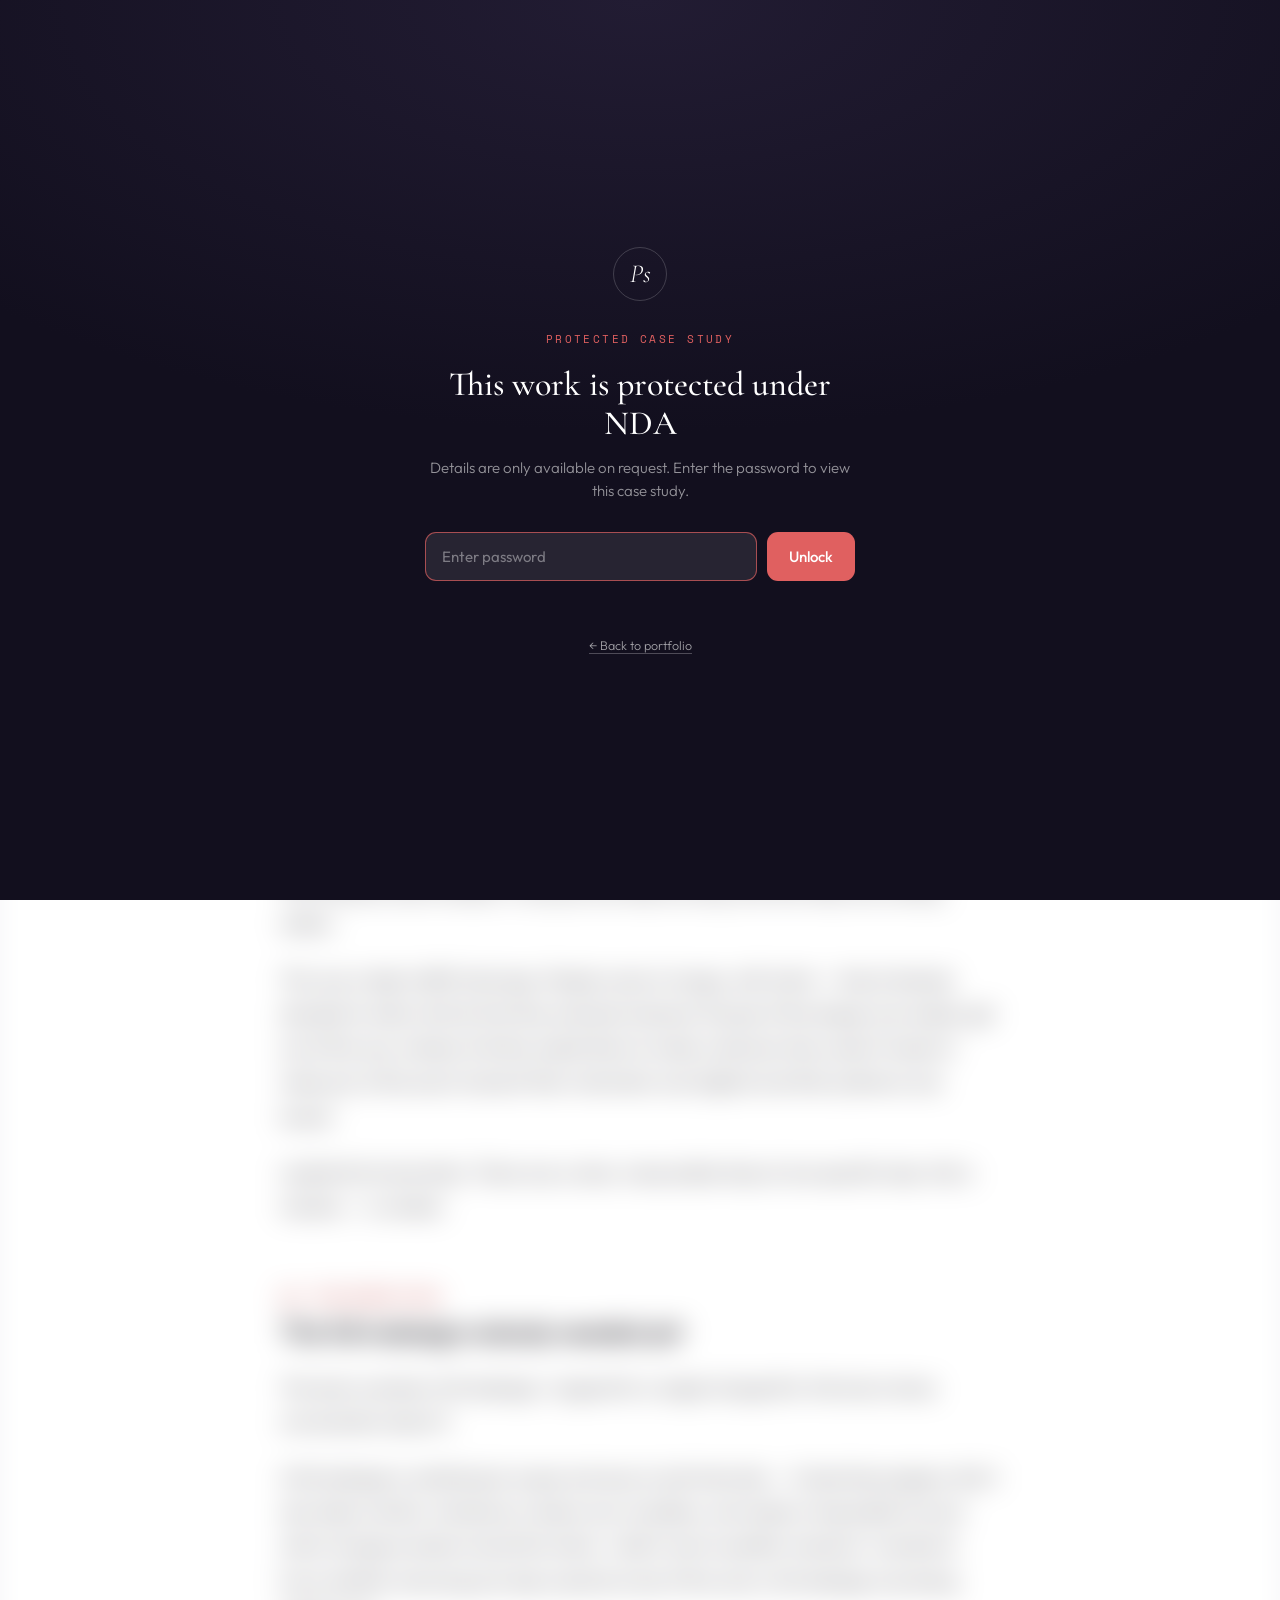
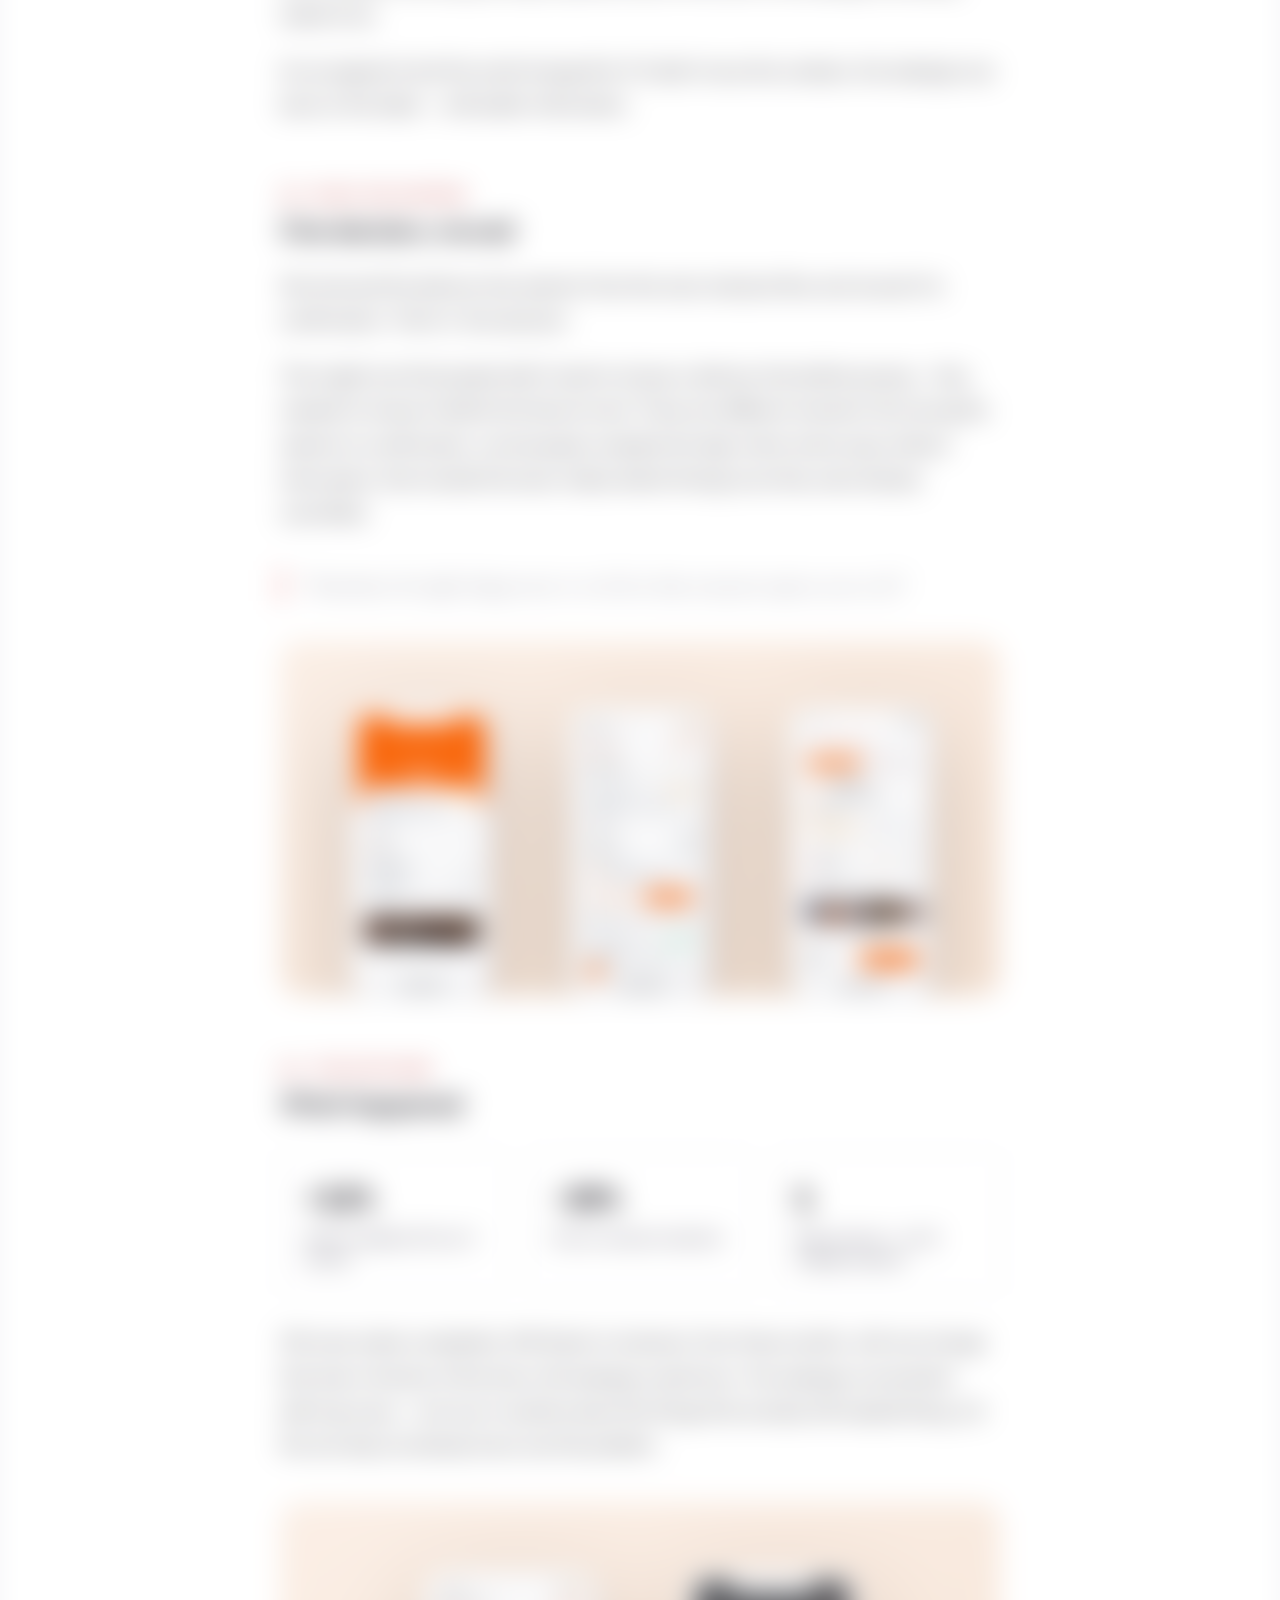
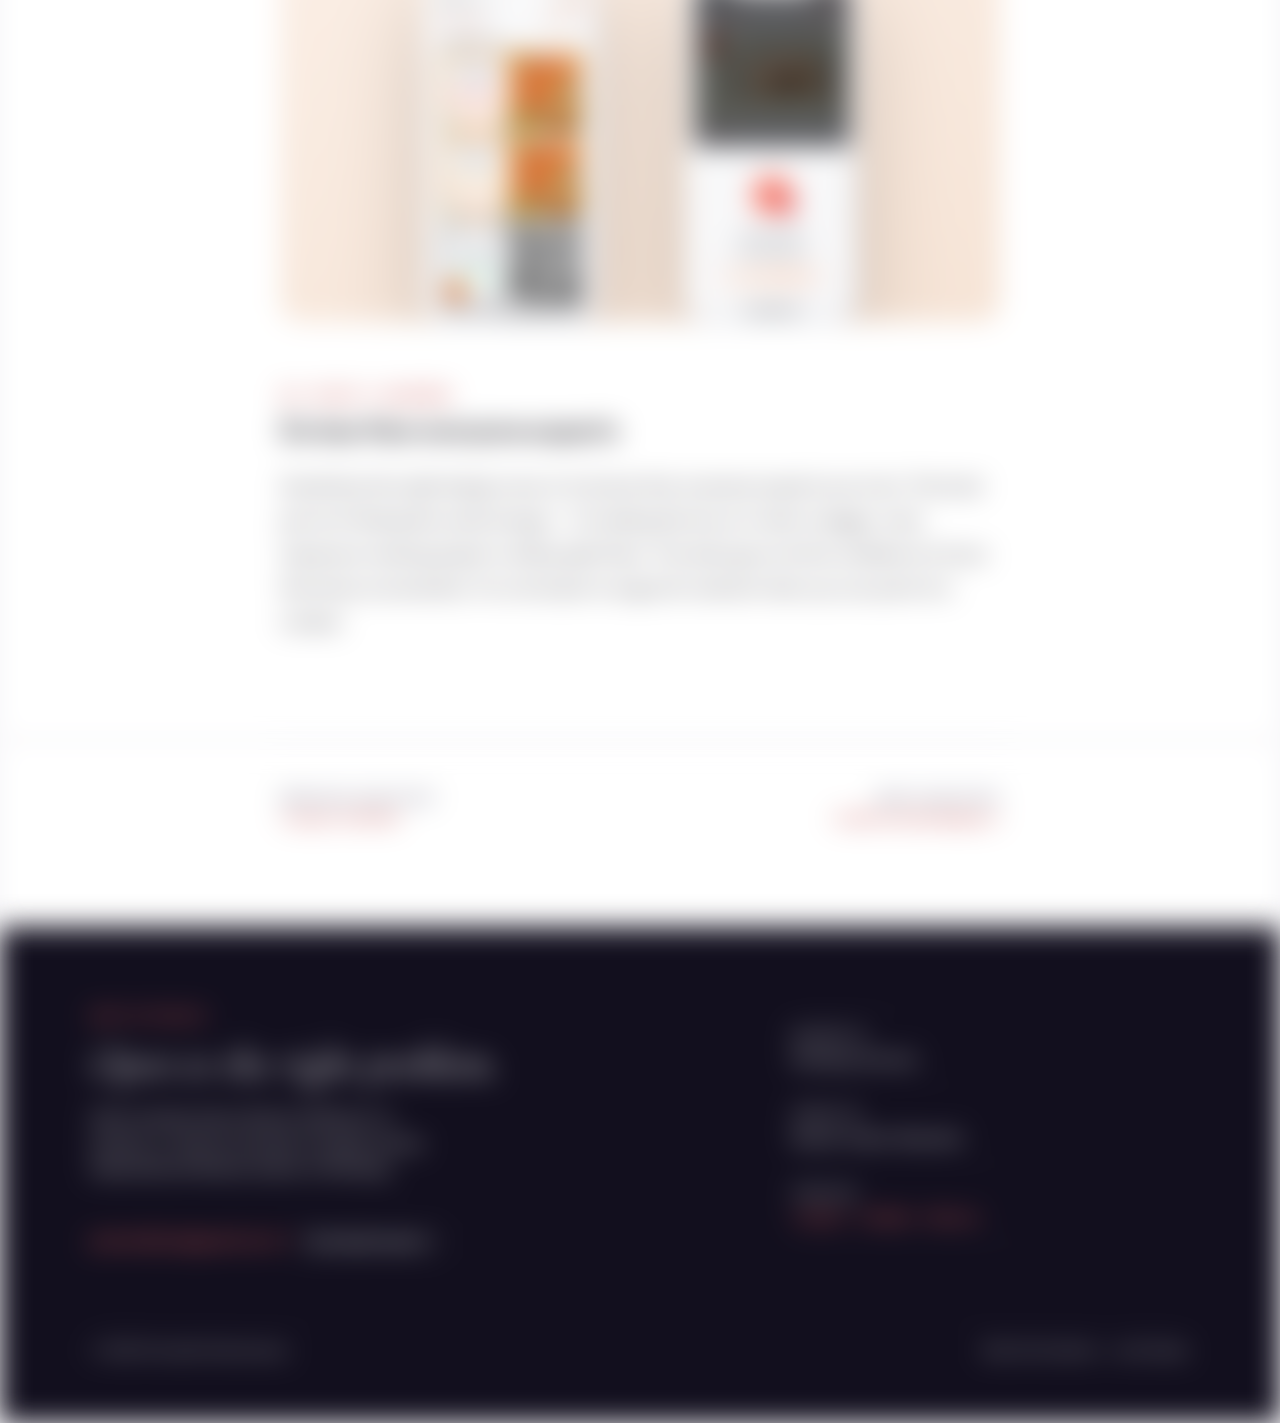
<file: case-study-bbq.html>
<!DOCTYPE html>
<html lang="en">
<head>
<meta charset="UTF-8">
<meta name="viewport" content="width=device-width, initial-scale=1.0">
<title>Barbeque Nation Checkout — Case Study · Pramodini Subramanya</title>
<link rel="preconnect" href="https://fonts.googleapis.com">
<link rel="preconnect" href="https://fonts.gstatic.com" crossorigin>
<link href="https://fonts.googleapis.com/css2?family=Cormorant+Garamond:ital,wght@0,400;0,500;1,400;1,500&family=Outfit:wght@300;400;500;600&family=Space+Mono:wght@400;700&display=swap" rel="stylesheet">
<link rel="stylesheet" href="style.css">
<script src="gate.js"></script>
</head>
<body>
<div class="scroll-bar"></div>

<!-- ============ NAV ============ -->
<nav class="nav enter">
  <a href="index.html" class="nav-brand brand-logo" data-transition><span class="brand-mark">Ps</span><span class="brand-name">Pramodini Subramanya</span></a>
  <div class="nav-right">
    <div class="nav-links">
      <a href="index.html#case-studies" class="active" data-transition>Case studies</a>
      <a href="index.html#how-i-work" data-transition>How I work</a>
      <a href="about.html" data-transition>About</a>
    </div>
    <a href="resume.pdf" download class="ghost-btn">Resume ↓</a>
    <button class="nav-burger" aria-label="Open menu"><span></span><span></span><span></span></button>
  </div>
</nav>
<div class="mobile-menu">
  <a href="index.html#case-studies" data-transition>Case studies</a>
  <a href="index.html#how-i-work" data-transition>How I work</a>
  <a href="about.html" data-transition>About</a>
  <a href="resume.pdf" download>Resume ↓</a>
</div>

<!-- ============ HERO ============ -->
<header class="hero" data-screen-label="Case study hero">
  <div class="hero-inner cs-hero-grid">
    <div class="cs-hero-copy">
      <div class="cs-breadcrumb enter" style="--d:120ms">
        <a href="index.html#case-studies" data-transition>← Portfolio</a>
        <span>→</span>
        <a href="index.html#case-studies" data-transition>Case studies</a>
        <span>→</span>
        <span style="color:rgba(255,255,255,0.5);">BBQ Nation</span>
      </div>
      <div class="eyebrow hero-eyebrow enter" style="--d:220ms">CASE STUDY · CUMULATIONS / BARBEQUE NATION</div>
      <h1 class="cs-headline enter" style="--d:340ms">One decision in a checkout flow that moved orders by 12%</h1>
      <div class="cs-meta enter" style="--d:460ms">
        <span style="color: rgb(255, 255, 255); font-size: 14px"><strong>Role:</strong> Senior designer</span>
        <span style="color: rgb(255, 255, 255); font-size: 14px"><strong>Platform:</strong> iOS, Android</span>
        <span style="color: rgb(255, 255, 255); font-weight: 900; font-size: 16px"><strong>Outcome:</strong> 12% order lift, 20% faster checkout</span>
      </div>
    </div>
    <div class="cs-hero-visual cs-hero-visual--bbq enter" style="--d:560ms" aria-hidden="true">
      <img class="bbq-phone bbq-phone--back" src="assets/bbq/pm7.png" alt="">
      <img class="bbq-phone bbq-phone--front" src="assets/bbq/pm13.png" alt="">
    </div>
  </div>
</header>

<!-- ============ BODY ============ -->
<article class="section bg-white" data-screen-label="Case study body">
  <div class="cs-body">

    <section class="cs-chapter reveal">
      <div class="eyebrow">01 · THE PROBLEM</div>
      <h2 class="cs-chapter-title">The checkout wasn't broken. It was just one step too long.</h2>
      <p class="cs-text">The checkout wasn't broken. It was just one step too long. And that step was costing orders.</p>
      <p class="cs-text">This was a high-traffic food app. People came in hungry, with intent — they'd already decided to order. By the time they reached checkout, the job of the design was simple: get out of the way. Instead, the flow asked them to make a decision they weren't ready to make yet, at the exact moment their motivation was highest and their patience was lowest.</p>
      <p class="cs-text">I pulled the funnel data. There was a clear, measurable drop at one specific step. Not a mystery — a number.</p>
    </section>

    <section class="cs-chapter reveal">
      <div class="eyebrow">02 · THE DIRECTION </div>
      <h2 class="cs-chapter-title">The full redesign nobody needed yet</h2>
      <p class="cs-text">The team wanted a full redesign. I argued for a single change first. We had a tense conversation about it.</p>
      <p class="cs-text">A full redesign is satisfying to scope and easy to sell internally — it looks like progress. But it also takes months, introduces a dozen new variables, and makes it impossible to know which change actually moved the metric. I didn't want a prettier checkout. I wanted to know whether removing one step would do most of the work a full redesign was being asked to do.</p>
      <p class="cs-text">So we agreed to test the small change first. If it didn't move the numbers, the redesign was back on the table — with better information.</p>
    </section>

    <section class="cs-chapter reveal">
      <div class="eyebrow">03 · WHAT WE SHIPPED</div>
      <h2 class="cs-chapter-title">One decision, moved</h2>
      <p class="cs-text">We removed the delivery time selector from the main checkout flow and moved it to confirmation. That's it. One decision.</p>
      <p class="cs-text">The insight was that people didn't need to choose a delivery time before paying — they needed to choose it before the food arrived. Those are different moments. By moving the selector to confirmation, we let people complete the high-intent action (pay) without interruption, then handle the lower-stakes detail (timing) once they were already committed.</p>
      <p class="cs-pull">"Sometimes the right design move is to do less than everyone expects you to do."</p>
      <div class="cs-shots cs-shots--row">
        <div class="cs-shots-panel">
          <img src="assets/bbq-mock-1.png" alt="Barbeque Nation app — happiness card screen" loading="lazy">
          <img src="assets/bbq-mock-3.png" alt="Barbeque Nation app — booking screen" loading="lazy">
          <img src="assets/bbq-mock-4.png" alt="Barbeque Nation app — menu screen" loading="lazy">
        </div>
      </div>
    </section>

    <section class="cs-chapter reveal">
      <div class="eyebrow">04 · THE OUTCOME</div>
      <h2 class="cs-chapter-title">What happened</h2>
      <div class="cs-metrics">
        <div class="cs-metric">
          <div class="cs-metric-num">+12%</div>
          <div class="cs-metric-label">Order completion lift over 3 months</div>
        </div>
        <div class="cs-metric">
          <div class="cs-metric-num">−20%</div>
          <div class="cs-metric-label">Time-to-checkout reduction</div>
        </div>
        <div class="cs-metric">
          <div class="cs-metric-num">1</div>
          <div class="cs-metric-label">Step removed — no full redesign required</div>
        </div>
      </div>
      <p class="cs-text">12% more orders completed. 20% faster to checkout. Over three months, with one change that took a fraction of the time a full redesign would have. The redesign conversation didn't go away — but now it could be about the things that actually still needed fixing, not the one step we already knew was the problem.</p>
      <div class="cs-shots cs-shots--row">
        <div class="cs-shots-panel">
          <img src="assets/bbq-mock-2.png" alt="Barbeque Nation app — rewards screen" loading="lazy">
          <img src="assets/bbq-mock-5.png" alt="Barbeque Nation app — order screen" loading="lazy">
        </div>
      </div>
    </section>

    <section class="cs-chapter reveal">
      <div class="eyebrow">05 · WHAT I LEARNED</div>
      <h2 class="cs-chapter-title">Do less than everyone expects</h2>
      <p class="cs-text">Sometimes the right design move is to do less than everyone expects you to do. The hard part isn't finding the small change — it's holding the line on it when a bigger, more impressive-looking project is sitting right there. The data gave me the confidence to have that tense conversation. It's a lot easier to argue for restraint when you can point at a number.</p>
    </section>

  </div>
</article>

<!-- ============ CASE STUDY NAV ============ -->
<section class="section bg-white" style="padding-top:0;" data-screen-label="Case study nav">
  <div class="cs-nav">
    <a href="case-study-bonify.html" data-transition>
      <span class="cs-nav-meta">PREVIOUS CASE STUDY</span>
      ← bonify / SCHUFA
    </a>
    <a href="case-study-cc.html" data-transition class="cs-nav-next">
      <span class="cs-nav-meta">NEXT CASE STUDY</span>
      Credit Card Marketplace →
    </a>
  </div>
</section>

<!-- ============ FOOTER ============ -->
<footer class="site-footer" data-screen-label="Contact">
  <div class="footer-inner">
    <div class="footer-top">
      <div class="reveal">
        <div class="eyebrow">GET IN TOUCH</div>
        <p class="footer-quote">Open to the right problem.</p>
        <p class="footer-sub">Senior and lead roles in fintech, healthcare, AI products, or wherever the data is complex and the stakes feel real. Remote, hybrid, or Nürnberg.</p>
        <a href="mailto:pramodinius@gmail.com" class="footer-email">pramodinius@gmail.com →</a>
        <a href="resume.pdf" download class="ghost-btn footer-resume">Download resume ↓</a>
      </div>
      <div class="footer-rows reveal reveal-d1">
        <div class="footer-row">
          <div class="footer-label">Based in</div>
          <div class="footer-value">Nürnberg, Germany</div>
        </div>
        <div class="footer-row">
          <div class="footer-label">Open to</div>
          <div class="footer-value">Remote · Hybrid · Relocation</div>
        </div>
        <div class="footer-row">
          <div class="footer-label">Find me</div>
          <div class="footer-value">
            <a href="https://www.linkedin.com/in/pramodinius/" target="_blank" rel="noopener">LinkedIn</a>
            <a href="https://dribbble.com/Pramodini" target="_blank" rel="noopener">Dribbble</a>
            <a href="https://www.behance.net/pramodinius" target="_blank" rel="noopener">Behance</a>
          </div>
        </div>
      </div>
    </div>
    <div class="footer-bottom">
      <span>© 2026 Pramodini Subramanya</span>
      <span>Built with intention — and Claude.</span>
    </div>
  </div>
</footer>

<script src="app.js"></script>
</body>
</html>
</file>
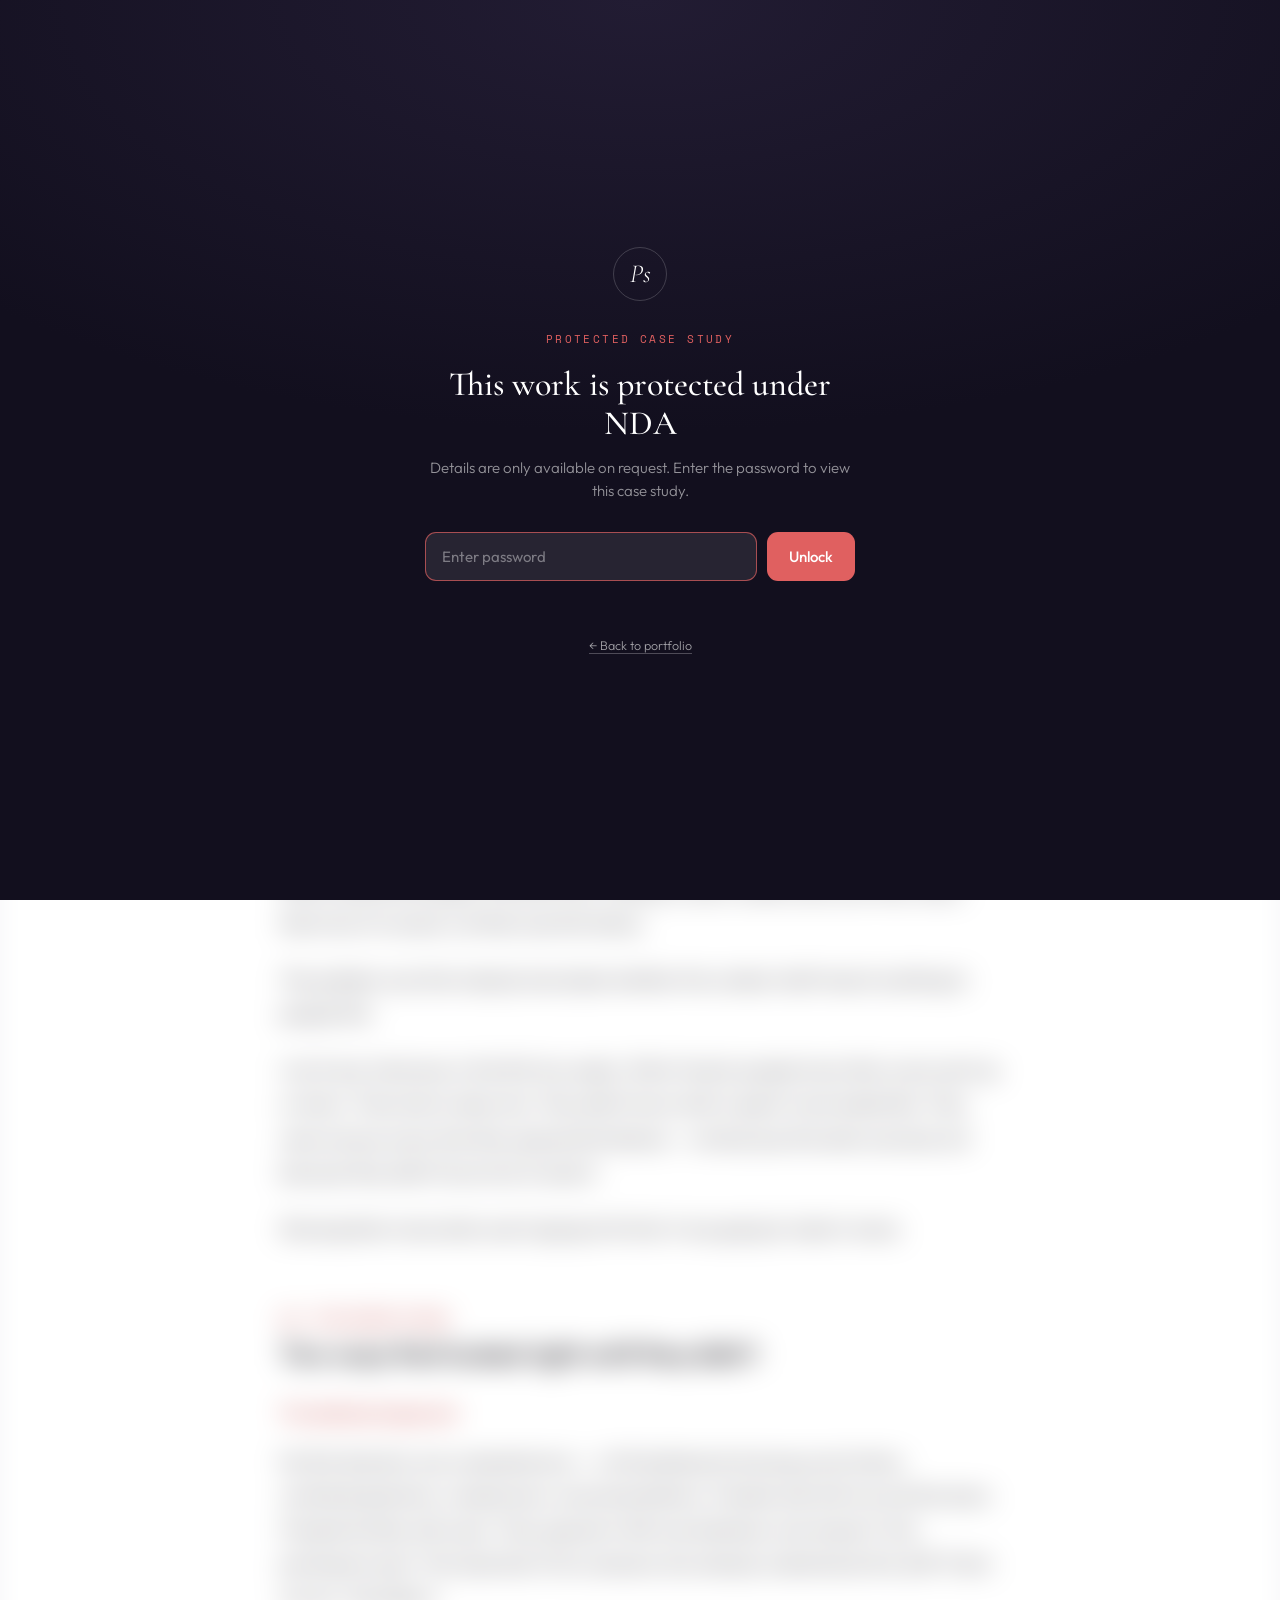
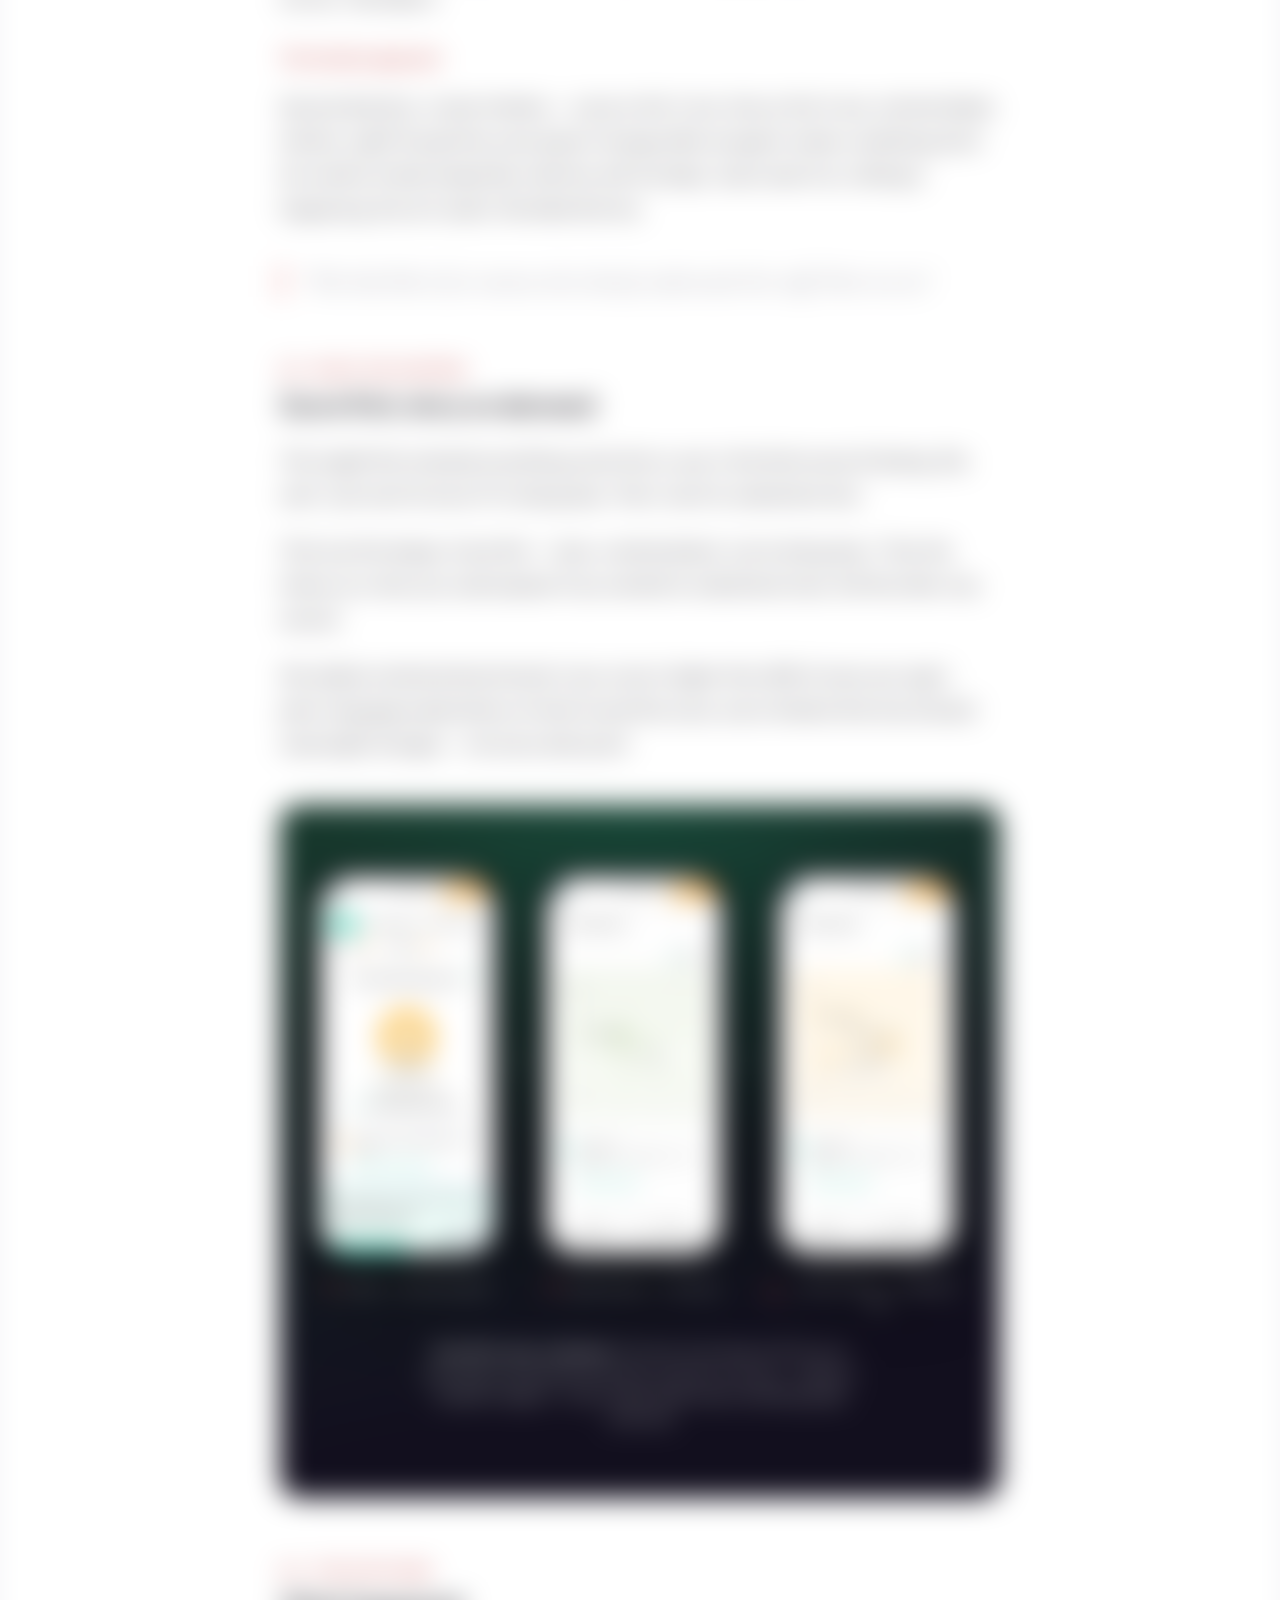
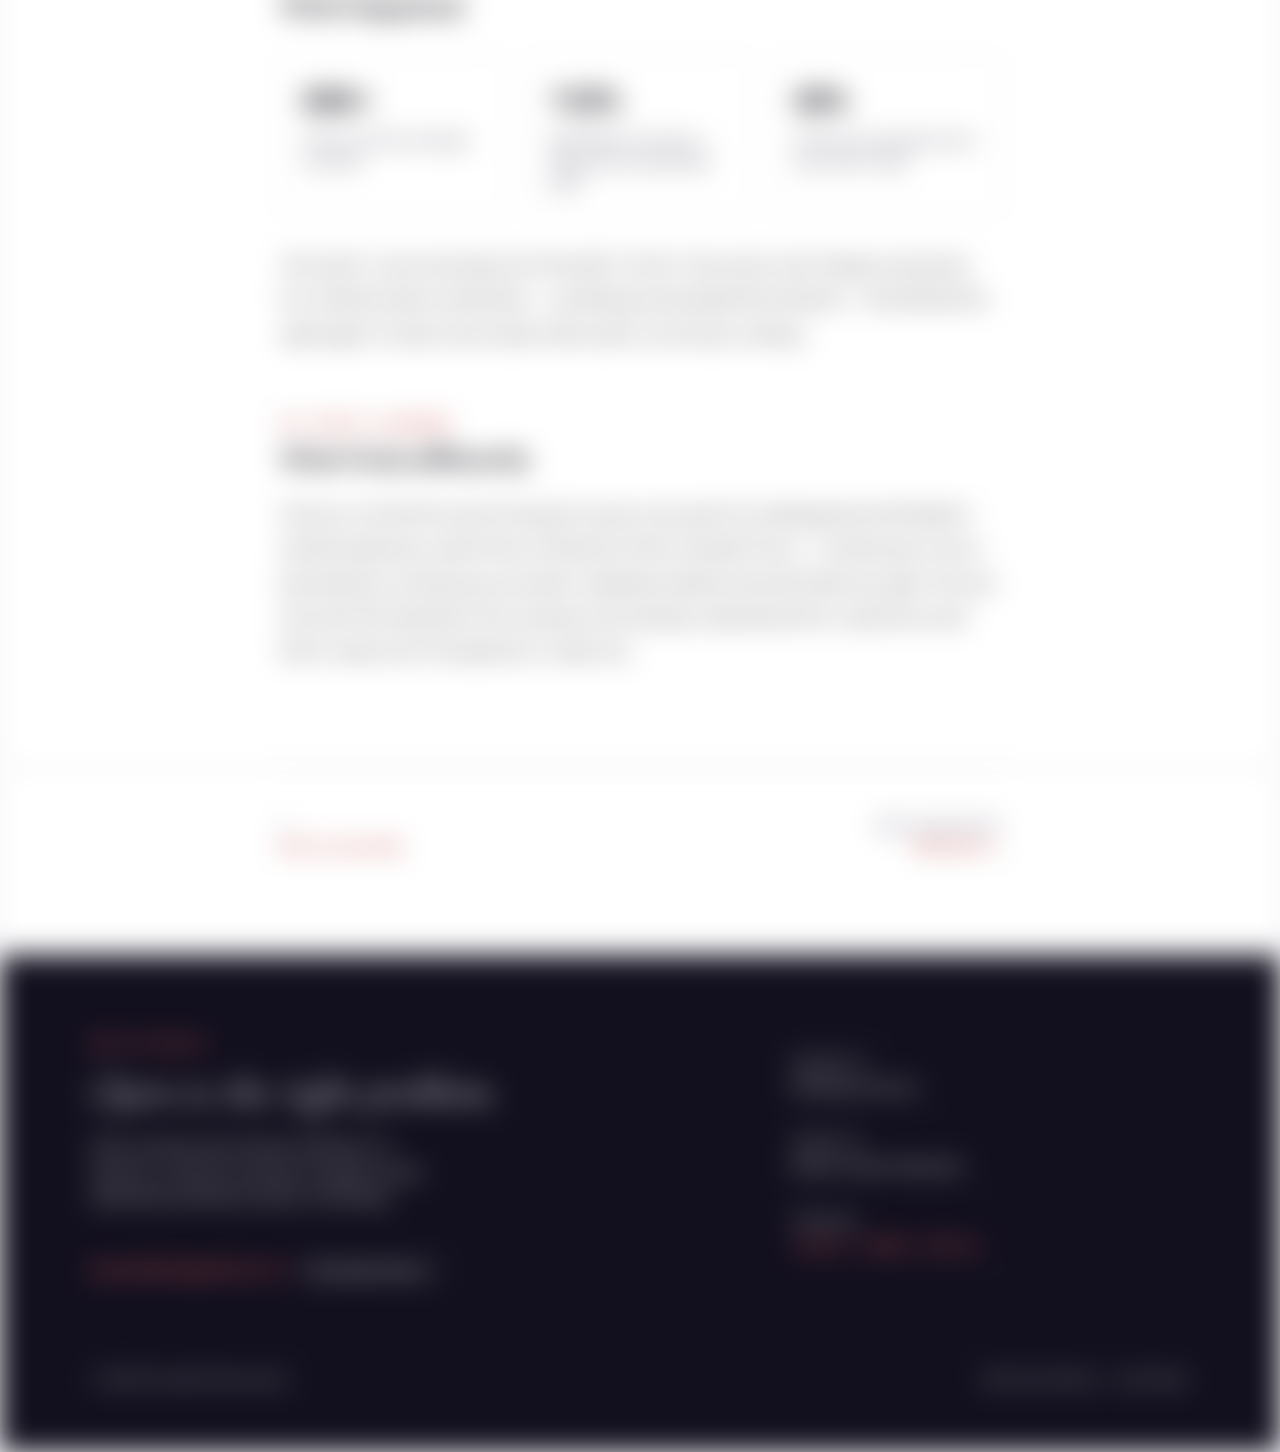
<file: case-study-bonify.html>
<!DOCTYPE html>
<html lang="en">
<head>
<meta charset="UTF-8">
<meta name="viewport" content="width=device-width, initial-scale=1.0">
<title>SCHUFA Score History — Case Study · Pramodini Subramanya</title>
<link rel="preconnect" href="https://fonts.googleapis.com">
<link rel="preconnect" href="https://fonts.gstatic.com" crossorigin>
<link href="https://fonts.googleapis.com/css2?family=Cormorant+Garamond:ital,wght@0,400;0,500;1,400;1,500&family=Outfit:wght@300;400;500;600&family=Space+Mono:wght@400;700&display=swap" rel="stylesheet">
<link rel="stylesheet" href="style.css">
<script src="gate.js"></script>
</head>
<body>
<div class="scroll-bar"></div>

<!-- ============ NAV ============ -->
<nav class="nav enter">
  <a href="index.html" class="nav-brand brand-logo" data-transition><span class="brand-mark">Ps</span><span class="brand-name">Pramodini Subramanya</span></a>
  <div class="nav-right">
    <div class="nav-links">
      <a href="index.html#case-studies" class="active" data-transition>Case studies</a>
      <a href="index.html#how-i-work" data-transition>How I work</a>
      <a href="about.html" data-transition>About</a>
    </div>
    <a href="resume.pdf" download class="ghost-btn">Resume ↓</a>
    <button class="nav-burger" aria-label="Open menu"><span></span><span></span><span></span></button>
  </div>
</nav>
<div class="mobile-menu">
  <a href="index.html#case-studies" data-transition>Case studies</a>
  <a href="index.html#how-i-work" data-transition>How I work</a>
  <a href="about.html" data-transition>About</a>
  <a href="resume.pdf" download>Resume ↓</a>
</div>

<!-- ============ HERO ============ -->
<header class="hero" data-screen-label="Case study hero">
  <div class="hero-inner cs-hero-grid">
    <div class="cs-hero-copy">
      <div class="cs-breadcrumb enter" style="--d:120ms">
        <a href="index.html#case-studies" data-transition>← Portfolio</a>
        <span>→</span>
        <a href="index.html#case-studies" data-transition>Case studies</a>
        <span>→</span>
        <span style="color:rgba(255,255,255,0.5);">bonify</span>
      </div>
      <div class="eyebrow hero-eyebrow enter" style="--d:220ms">CASE STUDY · BONIFY / SCHUFA GROUP</div>
      <h1 class="cs-headline enter" style="--d:340ms">Turning a credit score into a story 60,000 people wanted to read</h1>
      <div class="cs-meta enter" style="--d:460ms; font-size: 14px">
        <span style="color: rgb(255, 255, 255)"><strong>Role:</strong> Sole designer</span>
        <span style="color: rgb(255, 255, 255)"><strong>Platform:</strong> iOS, Android, Web</span>
        <span style="color: rgb(255, 255, 255); font-weight: 900; font-size: 16px"><strong>Outcome:</strong> 60K+ users, month one</span>
      </div>
    </div>
    <div class="cs-hero-visual enter" style="--d:560ms" aria-hidden="true">
      <div class="device cs-hero-phone cs-hero-phone--back">
        <div class="device-screen device-screen--crop">
          <img src="assets/schufa-history-good.png" alt="">
        </div>
      </div>
      <div class="device cs-hero-phone cs-hero-phone--front">
        <div class="device-screen device-screen--crop">
          <img src="assets/schufa-basisscore.png" alt="">
        </div>
      </div>
    </div>
  </div>
</header>

<!-- ============ BODY ============ -->
<article class="section bg-white" data-screen-label="Case study body">
  <div class="cs-body">

    <section class="cs-chapter reveal">
      <div class="eyebrow">01 · THE PROBLEM</div>
      <h2 class="cs-chapter-title">A number that meant nothing</h2>
      <p class="cs-text">When I joined this project, the brief was: visualise a user's credit score over time. Show them how it's moved. Let them see the history.</p>
      <p class="cs-text">The problem was that nobody had asked whether the number itself meant anything to people first.</p>
      <p class="cs-text">I ran 8 user interviews in the first two weeks. What I heard: people knew their score went up or down. They had no idea why. They didn't know what a 'good' score looked like. They were anxious every time they opened the feature — not because the data was bad, but because they didn't know how to read it.</p>
      <p class="cs-text">Showing them more data wasn't going to fix that. It was going to make it worse.</p>
    </section>

    <section class="cs-chapter reveal">
      <div class="eyebrow">02 · THE DIRECTIONS </div>
      <h2 class="cs-chapter-title">Two ways that looked right until they didn't</h2>

      <div class="cs-subhead">The dashboard approach</div>
      <p class="cs-text">My first direction was comprehensive — a full dashboard showing score history, contributing factors, comparisons, recommendations. It tested well with me and the team. It tested terribly with users. They opened it, felt overwhelmed, and closed it. One participant said: 'This looks like it's for someone who already understands this stuff. That's not me.' We killed it.</p>

      <div class="cs-subhead">The timeline approach</div>
      <p class="cs-text">Second direction: a clean timeline — score on the Y axis, time on the X axis, minimal labels. Intuitive, right? Except the score doesn't change often enough to make a satisfying chart. Six months of data looked like a flat line with two blips. Users read it as: nothing is happening, this isn't useful. We killed that too.</p>

      <p class="cs-pull">"This looks like it's for someone who already understands this stuff. That's not me."</p>
    </section>

    <section class="cs-chapter reveal">
      <div class="eyebrow">03 · WHAT WE SHIPPED</div>
      <h2 class="cs-chapter-title">Score first, story on demand</h2>
      <p class="cs-text">The insight that unlocked everything came from a user in the third round of testing. She said: 'I just want to know if I'm doing okay. Then I want to understand why.'</p>
      <p class="cs-text">That was the design. Score first — clear, contextualised, 'you're doing okay.' Then the history as a story you could explore if you wanted to understand more. Not the other way around.</p>
      <p class="cs-text">We added contextual benchmarks ('your score is higher than 68% of users your age'), plain-language explanations of what moved the score, and a timeline that only showed meaningful changes — not every data point.</p>

      <figure class="cs-showcase reveal">
        <div class="cs-showcase-devices">
          <div class="cs-device-col">
            <div class="device">
              <div class="device-screen device-screen--crop">
                <img src="assets/schufa-basisscore.png" alt="bonify home screen showing the SCHUFA-Basisscore ring rated Ausreichend, a 'your score decreased by 5% since last update' card, and a 'View my score history' link.">
              </div>
            </div>
            <div class="cs-device-tag"><span class="num">01</span> Home — the entry point</div>
          </div>

          <div class="cs-flow-arrow" aria-hidden="true">&rarr;</div>

          <div class="cs-device-col">
            <div class="device">
              <div class="device-screen device-screen--crop">
                <img src="assets/schufa-history-good.png" alt="Score history screen showing a healthy score of 96,10% rated Gut over the year, with a tooltip for the Jan–Apr period and a 'get notified' reminder card.">
              </div>
            </div>
            <div class="cs-device-tag"><span class="num">02</span> Score history — the story</div>
          </div>

          <div class="cs-flow-arrow" aria-hidden="true">&rarr;</div>

          <div class="cs-device-col">
            <div class="device">
              <div class="device-screen device-screen--crop">
                <img src="assets/schufa-history-low.png" alt="Score history screen showing a dip to 36,18% rated Ausreichend, with the affected period highlighted in the timeline so the change is easy to read.">
              </div>
            </div>
            <div class="cs-device-tag"><span class="num">03</span> Score history — reading a dip</div>
          </div>
        </div>
        <figcaption class="cs-showcase-caption"><strong>Score first, story on demand.</strong> The home screen leads with the score and rating; one tap opens the history to see how it moved &mdash; whether it climbed or dipped &mdash; so the number finally meant something people could read.</figcaption>
      </figure>
    </section>

    <section class="cs-chapter reveal">
      <div class="eyebrow">04 · THE OUTCOME</div>
      <h2 class="cs-chapter-title">What happened</h2>
      <div class="cs-metrics">
        <div class="cs-metric">
          <div class="cs-metric-num">60K+</div>
          <div class="cs-metric-label">Users in month one (target was 20K)</div>
        </div>
        <div class="cs-metric">
          <div class="cs-metric-num">↑15%</div>
          <div class="cs-metric-label">Subscription conversion — feature drove measurable uplift</div>
        </div>
        <div class="cs-metric">
          <div class="cs-metric-num">60%</div>
          <div class="cs-metric-label">Of users who opened it came back within 7 days</div>
        </div>
      </div>
      <p class="cs-text">The metric I care most about isn't the 60K. It's the 7-day return rate. People came back. For a feature about credit data — something most people find stressful — that felt like the right signal. It meant we'd made it feel useful, not anxious-making.</p>
    </section>

    <section class="cs-chapter reveal">
      <div class="eyebrow">05 · WHAT I LEARNED</div>
      <h2 class="cs-chapter-title">What I'd do differently</h2>
      <p class="cs-text">I'd have run the first round of research sooner and used it to challenge the brief before I started exploring. I spent time on Direction A that I shouldn't have — not because it was a bad direction, but because we hadn't validated whether the brief itself was right. The user who said 'this looks like it's for someone who already understands this' would have said that in week one if I'd asked her in week one.</p>
    </section>

  </div>
</article>

<!-- ============ CASE STUDY NAV ============ -->
<section class="section bg-white" style="padding-top:0;" data-screen-label="Case study nav">
  <div class="cs-nav">
    <a href="index.html#case-studies" data-transition>
      <span class="cs-nav-meta">←</span>
      Back to case studies
    </a>
    <a href="case-study-bbq.html" data-transition class="cs-nav-next">
      <span class="cs-nav-meta">NEXT CASE STUDY</span>
      BBQ Nation →
    </a>
  </div>
</section>

<!-- ============ FOOTER ============ -->
<footer class="site-footer" data-screen-label="Contact">
  <div class="footer-inner">
    <div class="footer-top">
      <div class="reveal">
        <div class="eyebrow">GET IN TOUCH</div>
        <p class="footer-quote">Open to the right problem.</p>
        <p class="footer-sub">Senior and lead roles in fintech, healthcare, AI products, or wherever the data is complex and the stakes feel real. Remote, hybrid, or Nürnberg.</p>
        <a href="mailto:pramodinius@gmail.com" class="footer-email">pramodinius@gmail.com →</a>
        <a href="resume.pdf" download class="ghost-btn footer-resume">Download resume ↓</a>
      </div>
      <div class="footer-rows reveal reveal-d1">
        <div class="footer-row">
          <div class="footer-label">Based in</div>
          <div class="footer-value">Nürnberg, Germany</div>
        </div>
        <div class="footer-row">
          <div class="footer-label">Open to</div>
          <div class="footer-value">Remote · Hybrid · Relocation</div>
        </div>
        <div class="footer-row">
          <div class="footer-label">Find me</div>
          <div class="footer-value">
            <a href="https://www.linkedin.com/in/pramodinius/" target="_blank" rel="noopener">LinkedIn</a>
            <a href="https://dribbble.com/Pramodini" target="_blank" rel="noopener">Dribbble</a>
            <a href="https://www.behance.net/pramodinius" target="_blank" rel="noopener">Behance</a>
          </div>
        </div>
      </div>
    </div>
    <div class="footer-bottom">
      <span>© 2026 Pramodini Subramanya</span>
      <span>Built with intention — and Claude.</span>
    </div>
  </div>
</footer>

<script src="app.js"></script>
</body>
</html>
</file>
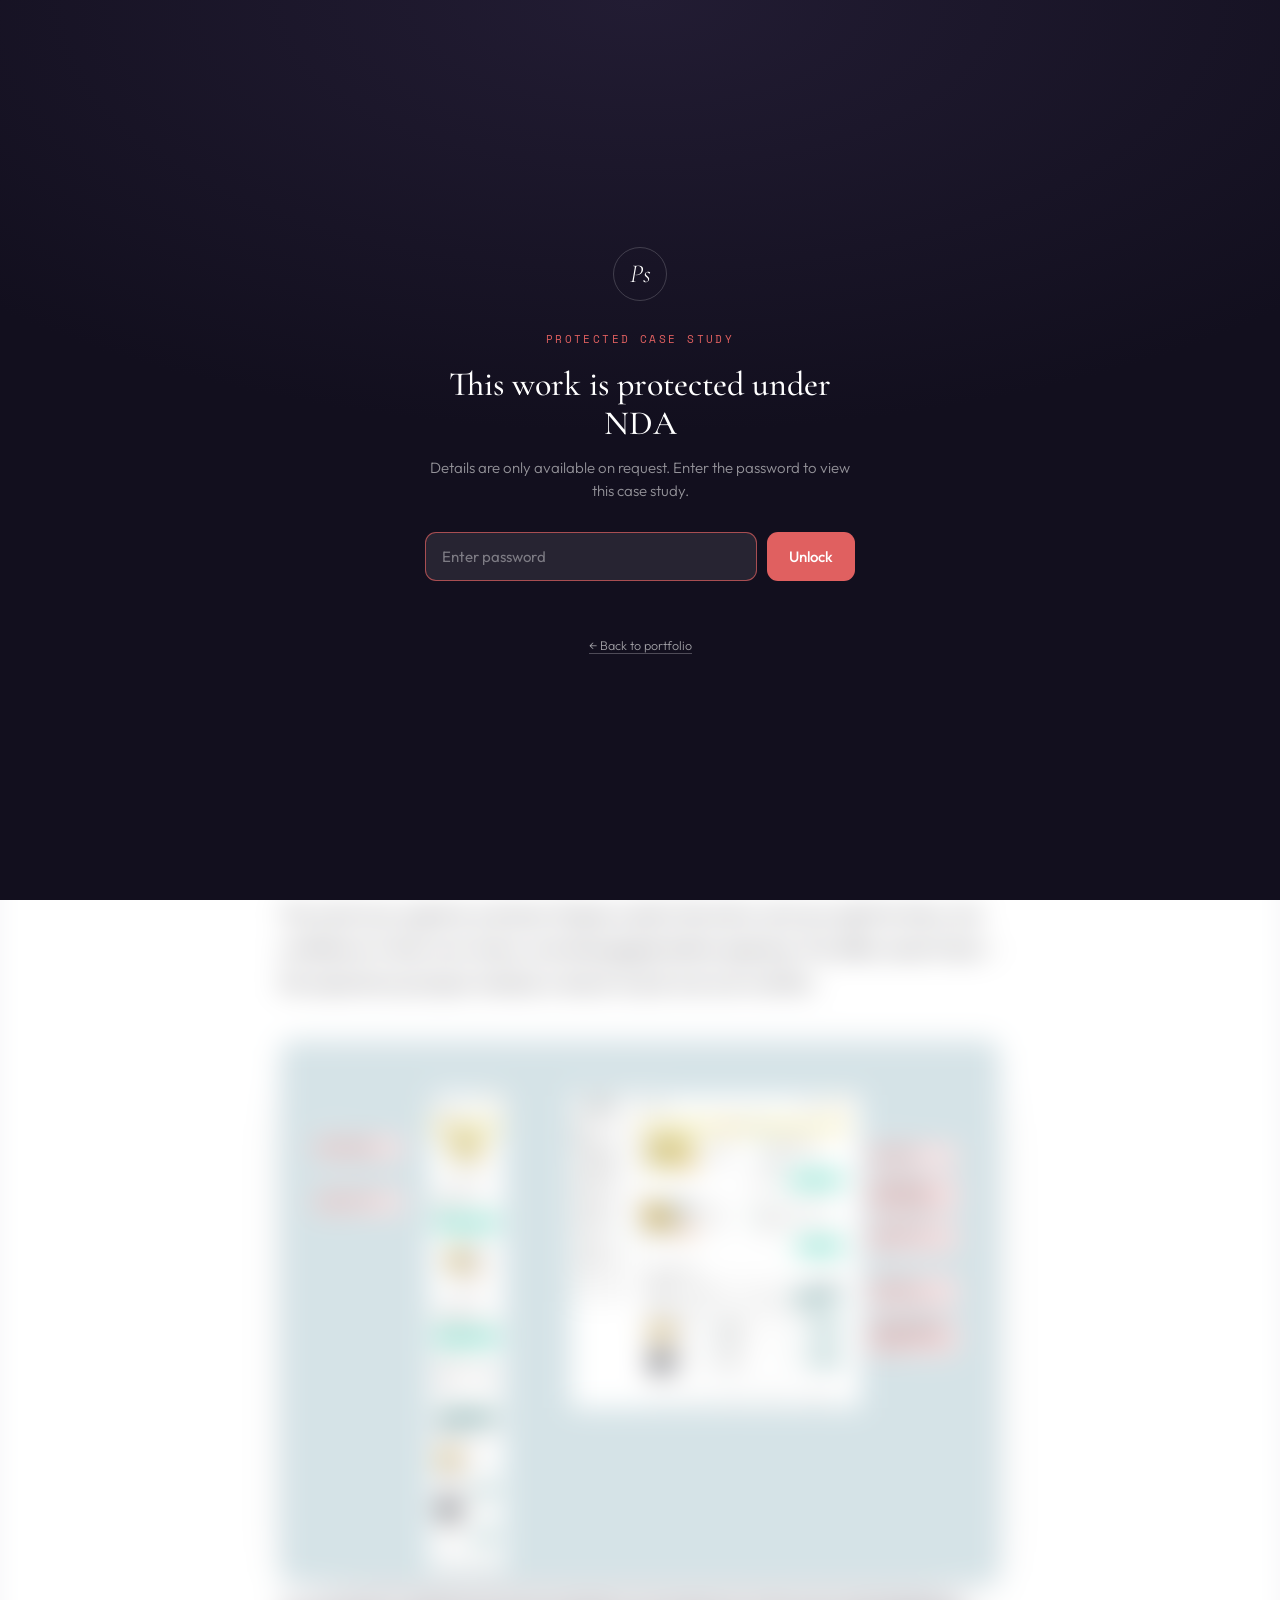
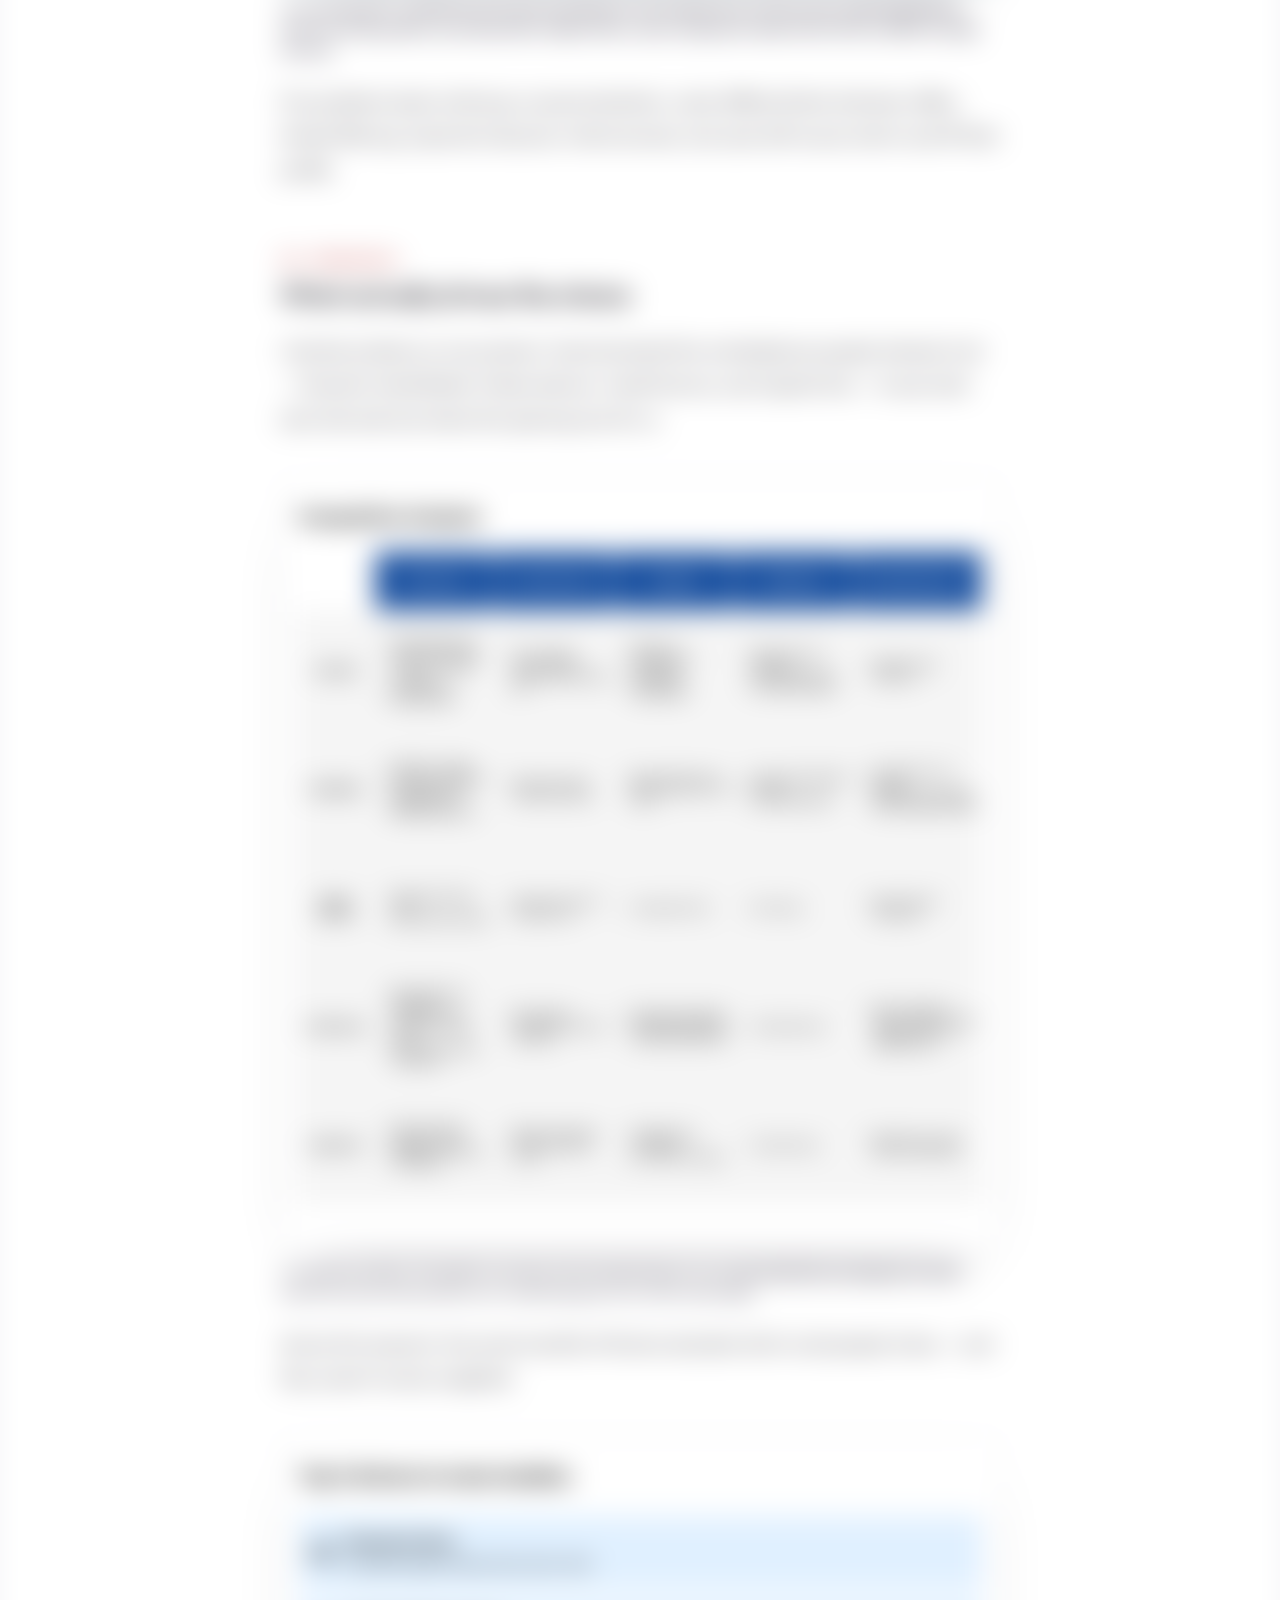
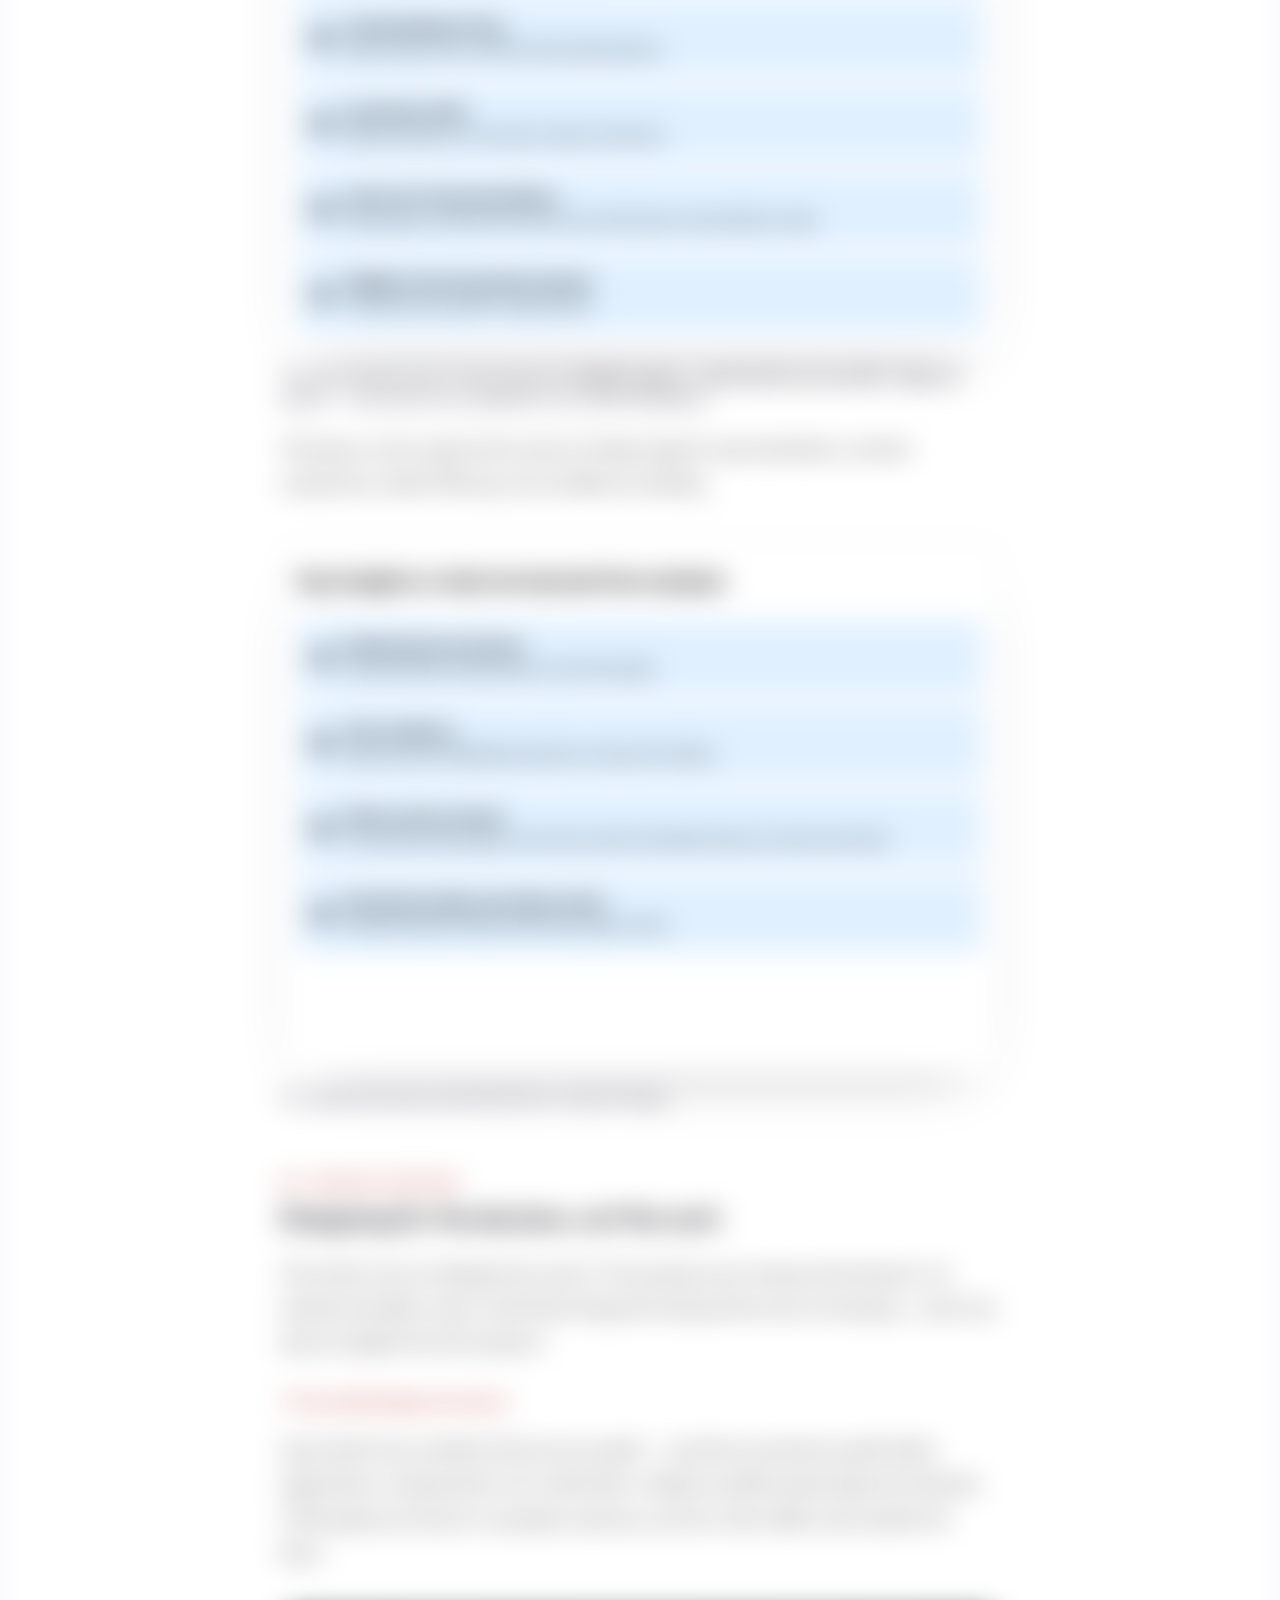
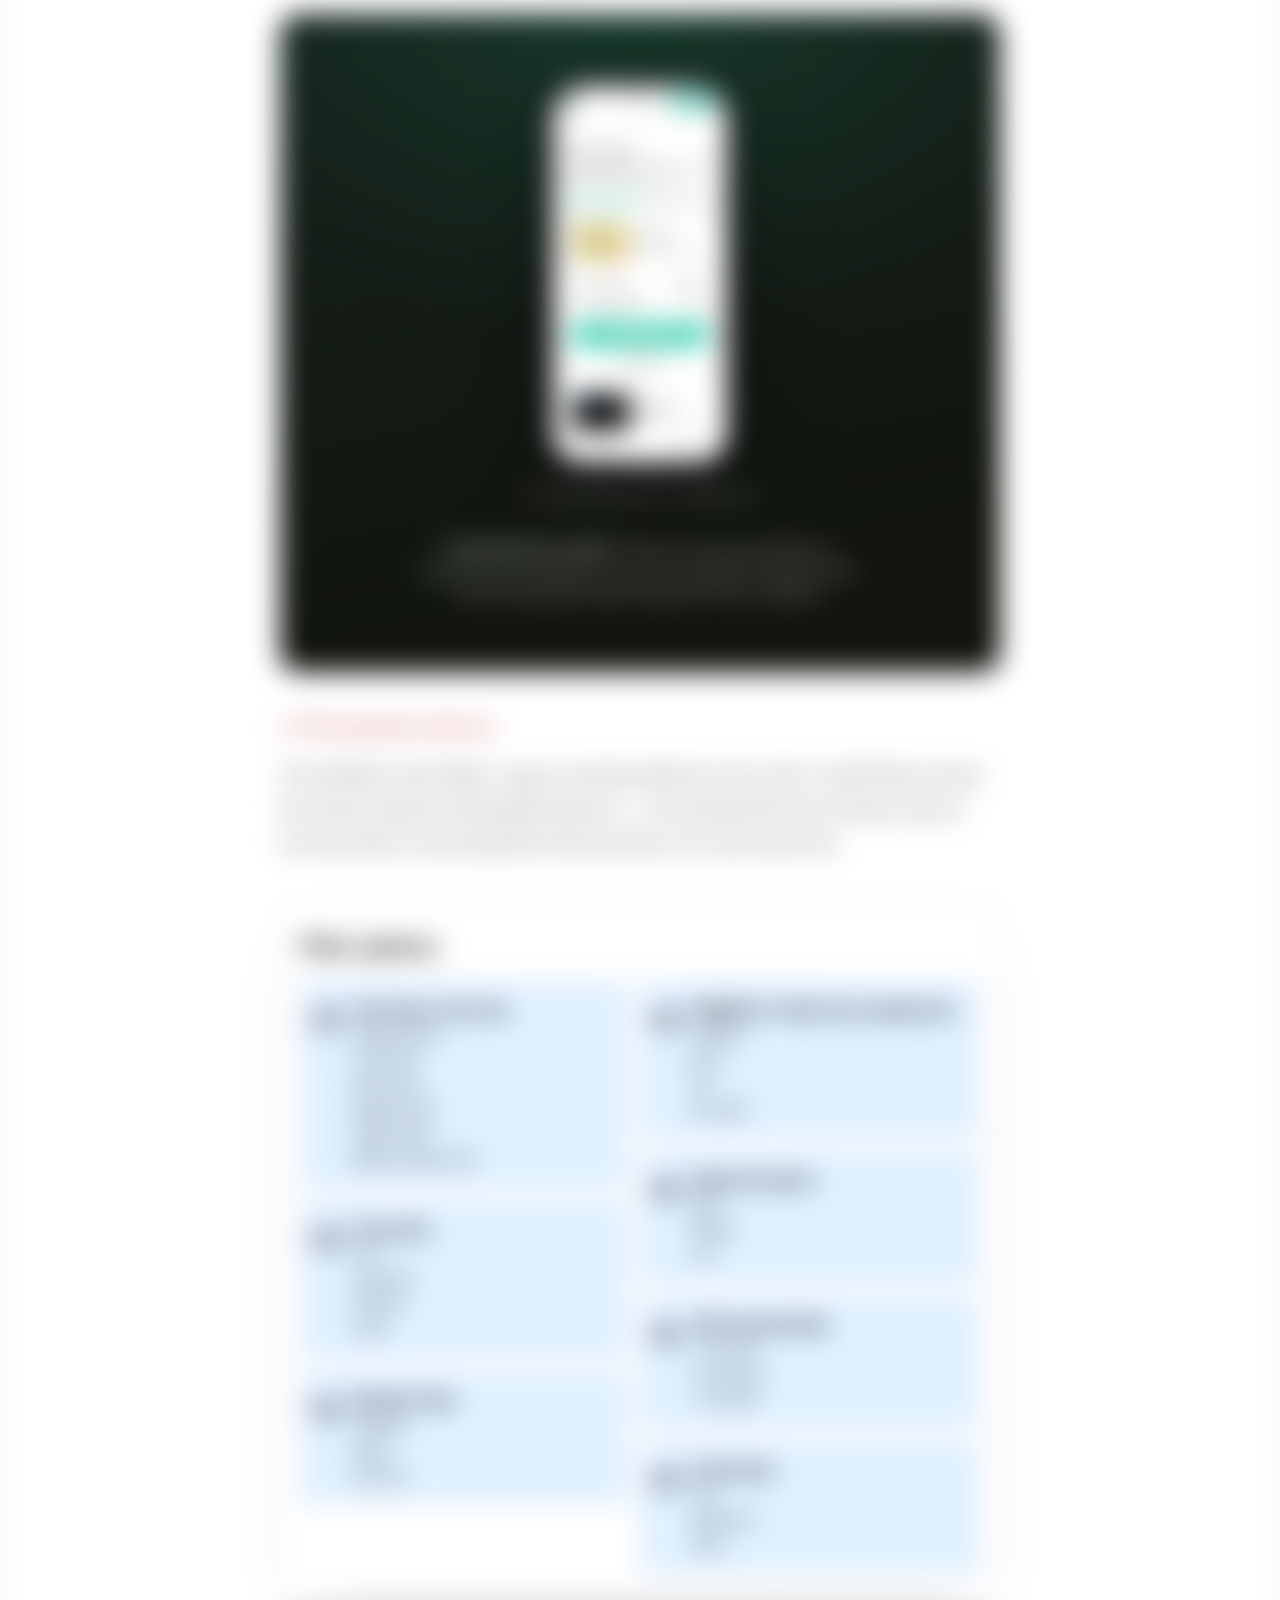
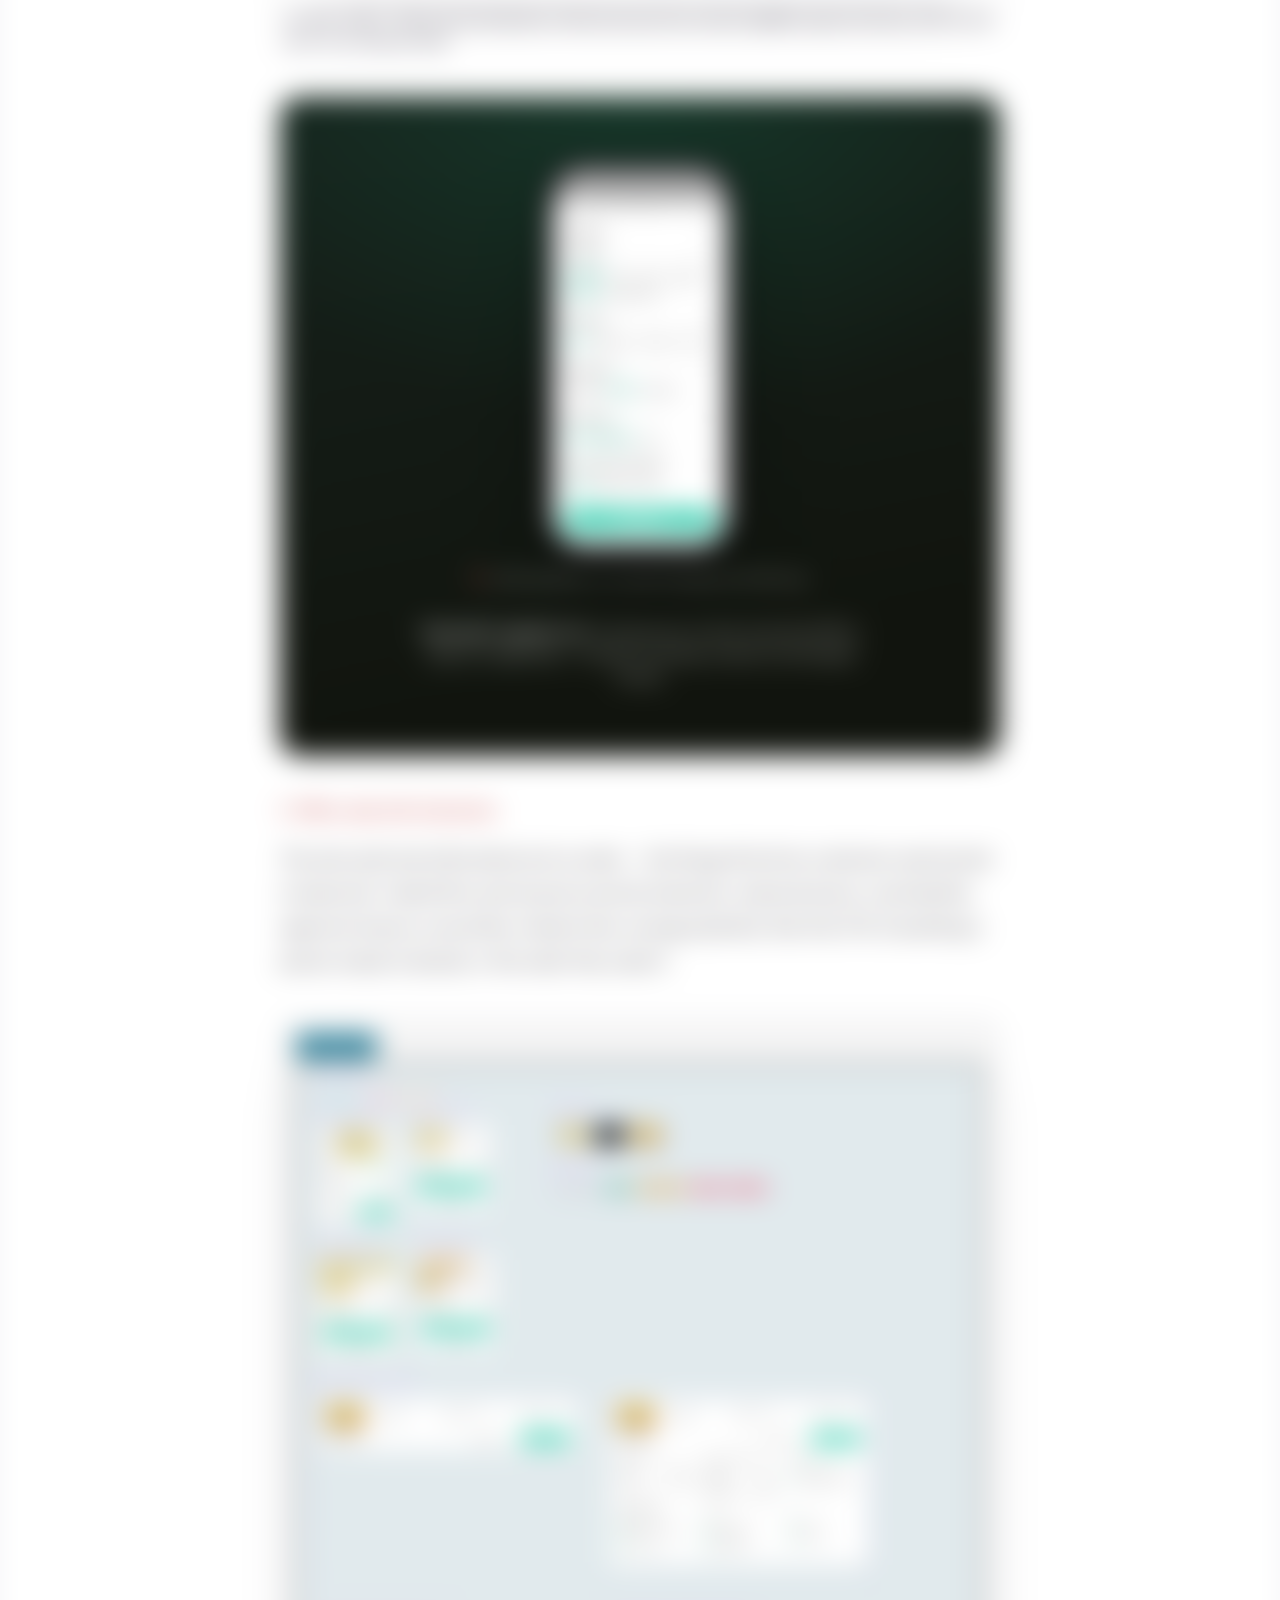
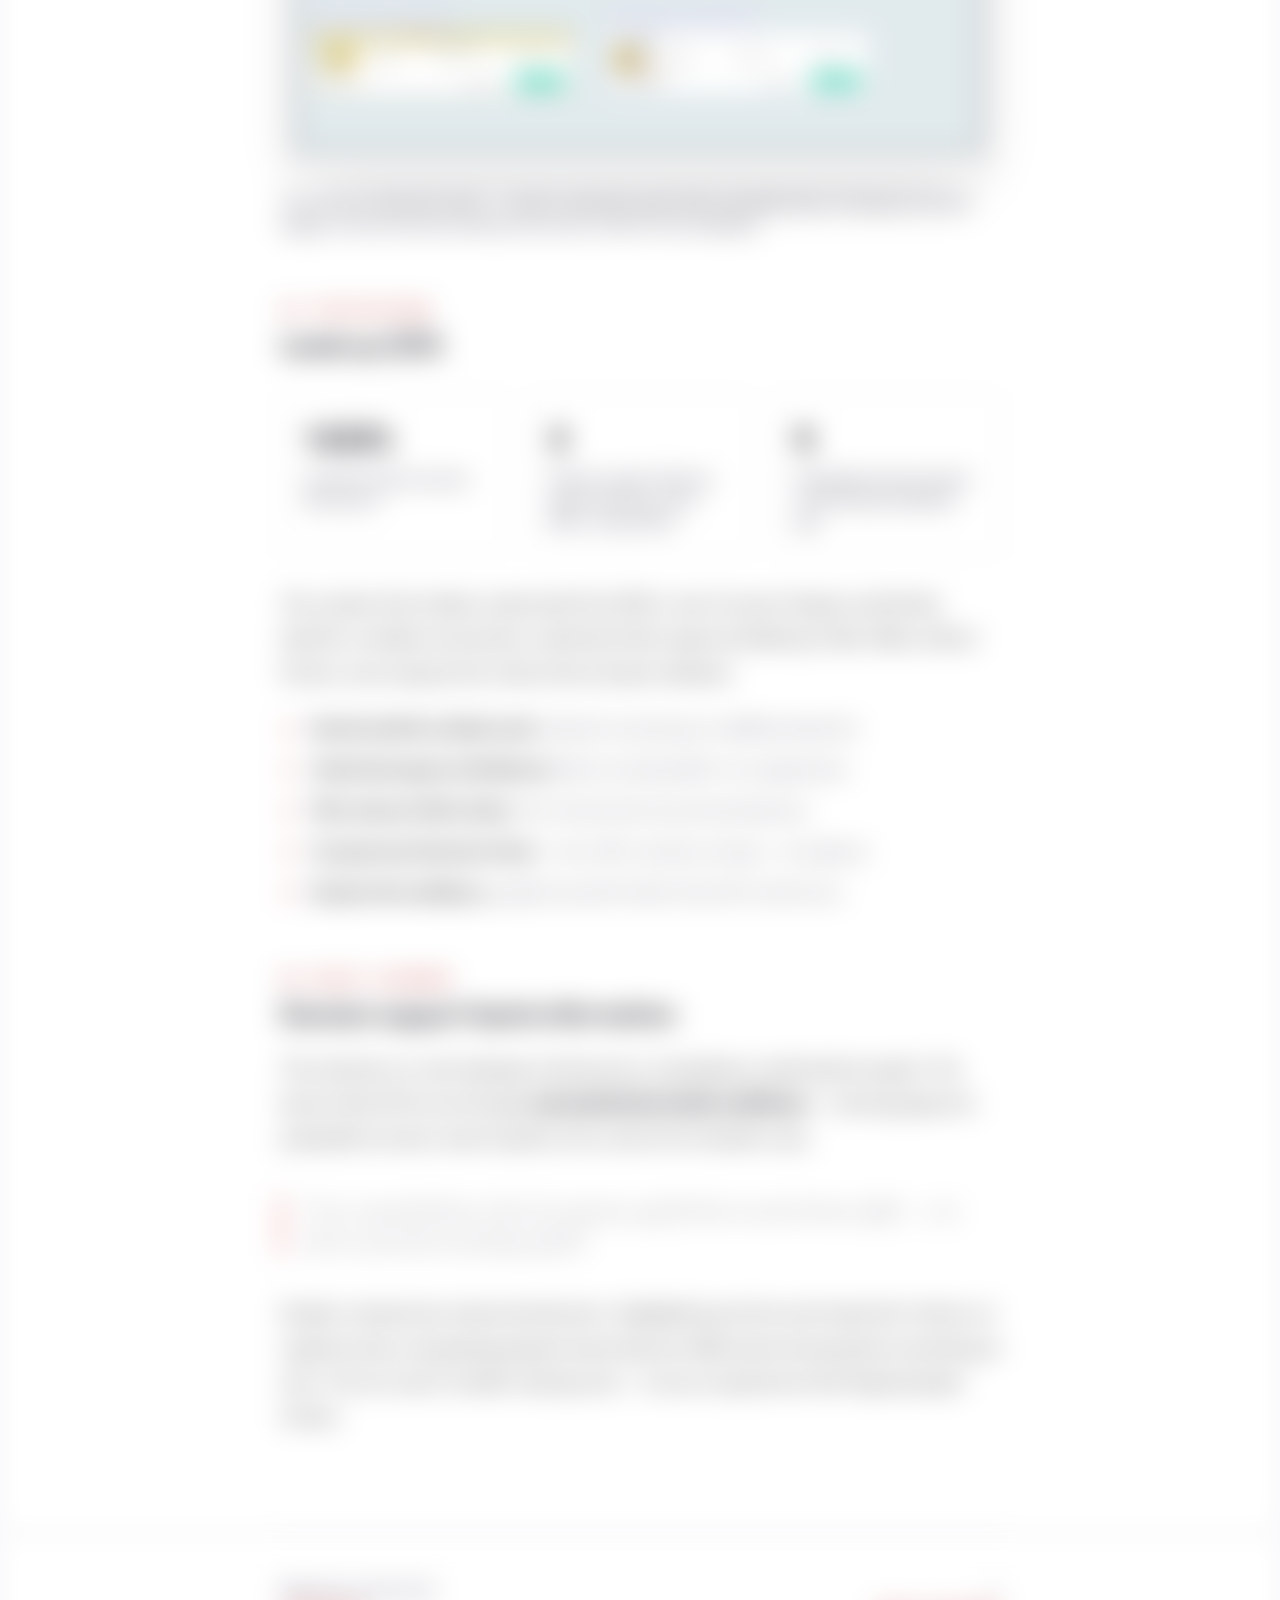
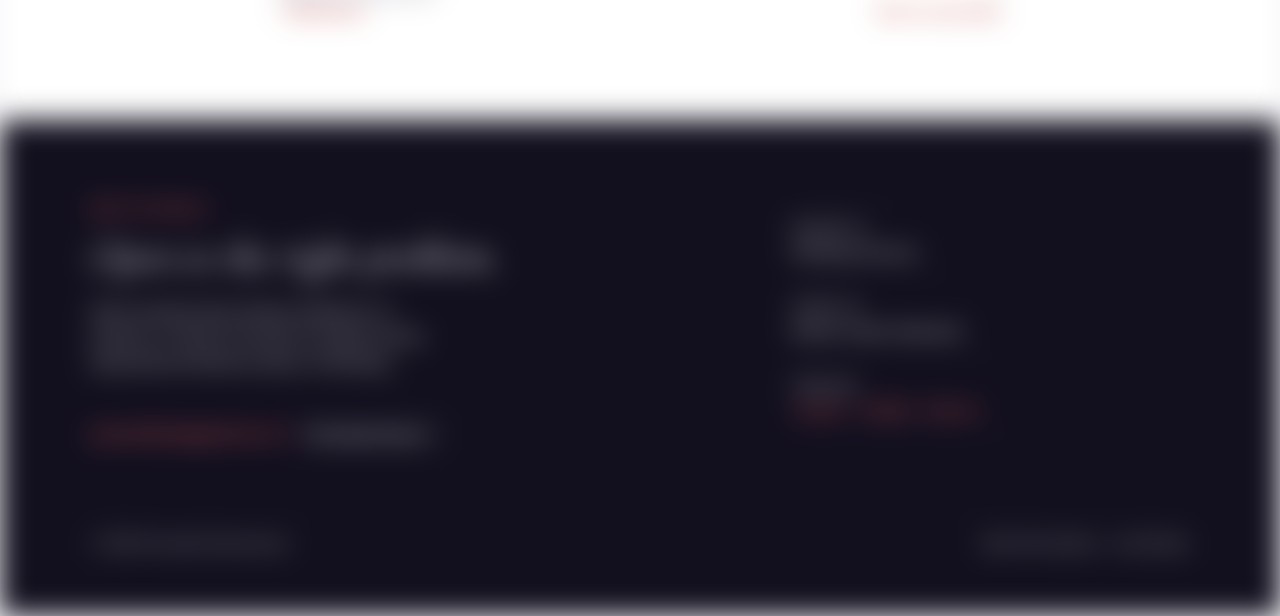
<file: case-study-cc.html>
<!DOCTYPE html>
<html lang="en">
<head>
<meta charset="UTF-8">
<meta name="viewport" content="width=device-width, initial-scale=1.0">
<title>Credit Card Marketplace — Case Study · Pramodini Subramanya</title>
<link rel="preconnect" href="https://fonts.googleapis.com">
<link rel="preconnect" href="https://fonts.gstatic.com" crossorigin>
<link href="https://fonts.googleapis.com/css2?family=Cormorant+Garamond:ital,wght@0,400;0,500;1,400;1,500&family=Outfit:wght@300;400;500;600&family=Space+Mono:wght@400;700&display=swap" rel="stylesheet">
<link rel="stylesheet" href="style.css">
<script src="gate.js"></script>
</head>
<body>
<div class="scroll-bar"></div>

<!-- ============ NAV ============ -->
<nav class="nav enter">
  <a href="index.html" class="nav-brand brand-logo" data-transition><span class="brand-mark">Ps</span><span class="brand-name">Pramodini Subramanya</span></a>
  <div class="nav-right">
    <div class="nav-links">
      <a href="index.html#case-studies" class="active" data-transition>Case studies</a>
      <a href="index.html#how-i-work" data-transition>How I work</a>
      <a href="about.html" data-transition>About</a>
    </div>
    <a href="resume.pdf" download class="ghost-btn">Resume ↓</a>
    <button class="nav-burger" aria-label="Open menu"><span></span><span></span><span></span></button>
  </div>
</nav>
<div class="mobile-menu">
  <a href="index.html#case-studies" data-transition>Case studies</a>
  <a href="index.html#how-i-work" data-transition>How I work</a>
  <a href="about.html" data-transition>About</a>
  <a href="resume.pdf" download>Resume ↓</a>
</div>

<!-- ============ HERO ============ -->
<header class="hero cs-cover-hero" data-screen-label="Case study hero">
  <div class="hero-inner cc-hero-grid">
    <div class="cc-hero-copy">
      <div class="cs-breadcrumb enter" style="--d:120ms">
        <a href="index.html#case-studies" data-transition>← Portfolio</a>
        <span>→</span>
        <a href="index.html#case-studies" data-transition>Case studies</a>
        <span>→</span>
        <span style="color:rgba(255,255,255,0.5);">Credit Card Marketplace</span>
      </div>
      <div class="eyebrow hero-eyebrow enter" style="--d:220ms">CASE STUDY · BONIFY / SCHUFA GROUP</div>
      <div class="cs-meta enter" style="--d:460ms">
        <span style="color: rgb(255, 255, 255)"><strong>Role:</strong> Product / UX Designer</span>
        <span style="color: rgb(255, 255, 255)"><strong>Platform:</strong> Web, Mobile Web, App</span>
      </div>
    </div>
    <figure class="cs-cover enter" style="--d:640ms">
      <div class="cc-hero-mock">
        <div class="cc-browser">
          <div class="cc-browser-bar">
            <span class="cc-dot"></span>
            <span class="cc-dot"></span>
            <span class="cc-dot"></span>
            <span class="cc-url">bonify.de/kreditkarten</span>
          </div>
          <div class="cc-browser-screen">
            <img src="assets/cc/cover-web.png" alt="The redesigned bonify credit-card marketplace on desktop — a filter bar (High approval chance, Travel rewards, Low interest), an expanded Mastercard offer card showing annual fee, interest rate, full card information, payment details and benefits at a glance.">
          </div>
        </div>
        <div class="cc-phone" aria-hidden="true">
          <div class="device-screen device-screen--crop">
            <img src="assets/cc/mob-offers.png" alt="">
          </div>
        </div>
      </div>
    </figure>
  </div>
</header>

<!-- ============ BODY ============ -->
<article class="section bg-white" style="padding-top:64px;" data-screen-label="Case study body">
  <div class="cs-body">

    <!-- 01 PROBLEM -->
    <section class="cs-chapter reveal">
      <div class="eyebrow">01 · THE PROBLEM</div>
      <h2 class="cs-chapter-title">Every card looked the same</h2>
      <p class="cs-text">The marketplace presented every credit card the same way, regardless of who was looking. A user landed on a long list of near-identical offers and was left to do all the work themselves: compare cards manually, decode financial jargon, and somehow figure out which one actually suited them.</p>
      <p class="cs-text">The result was cognitive overload. People couldn't tell which card was right for them, lost confidence in their own choice, and disengaged before applying. The offers weren't bad — the experience just gave nobody a reason to pick one over another.</p>

      <figure class="cs-figure cs-figure--wide reveal">
        <img src="assets/cc/before-annotated.png" alt="The original mobile-web and web marketplace with critique annotations: no personalization, all offers look identical, key benefits buried in long text, filters hidden far below and lacking clarity, and the comparison table feeling disconnected from the page.">
        <figcaption>The starting point. I audited the old web and mobile flows and mapped every friction point: <strong>no personalization, identical-looking offers, buried benefits, hidden filters, and a comparison table that felt like a different page entirely.</strong></figcaption>
      </figure>

      <p class="cs-text">Five problems kept surfacing: no personalization, weak differentiation between offers, limited filtering, important decision criteria buried, and users left unsure which card fit their profile.</p>
    </section>

    <!-- 02 RESEARCH -->
    <section class="cs-chapter reveal">
      <div class="eyebrow">02 · RESEARCH</div>
      <h2 class="cs-chapter-title">What actually drives the choice</h2>
      <p class="cs-text">I started outside our own product. I benchmarked five marketplaces people already trust — Check24, NerdWallet, Forbes Advisor, Credit Karma, and Capital One — to see what each did well and where the opening was for us.</p>

      <figure class="cs-figure cs-figure--wide reveal">
        <img src="assets/cc/competitive.png" alt="Competitive analysis table comparing Check24, NerdWallet, Forbes Advisor, Credit Karma and Capital One across key features, layout structure, strengths, weaknesses and opportunities for us.">
        <figcaption>Competitive analysis. The pattern was clear: the strongest players win on <strong>personalization and approval-odds</strong> — exactly the area where bonify's own credit data gave us an unfair advantage.</figcaption>
      </figure>

      <p class="cs-text">Across the research, the same handful of factors decided which card people chose — and they weren't evenly weighted.</p>

      <figure class="cs-figure cs-figure--wide cs-figure--soft reveal">
        <img src="assets/cc/research-drivers.png" alt="Top 5 drivers in most studies: rewards & perks (highest influence, often over 80%), cash back / reward type, annual fees & APR, social trust / recommendations, and eligibility / recommendation indicator such as 'good match for your profile' or 'approval chance'.">
        <figcaption>The top five decision drivers. Rewards lead, but <strong>eligibility signals — “good match for your profile,” “approval chance” — were the lever no competitor in our market had pulled.</strong></figcaption>
      </figure>

      <p class="cs-text">That gave us four opportunity areas to design against: personalization, smarter comparison, better filtering, and confidence-building.</p>

      <figure class="cs-figure cs-figure--wide cs-figure--soft reveal">
        <img src="assets/cc/opportunities.png" alt="Opportunities for us: Personalization (recommend 'Best Match' cards with approval chance), Smart Compare (guided comparison with highlighted benefits), Advisor (let users ask which card suits them), and showing reward/cashback points (estimated annual savings).">
        <figcaption>Four opportunity areas, each tied directly to a research finding.</figcaption>
      </figure>
    </section>

    <!-- 03 STRATEGY -->
    <section class="cs-chapter reveal">
      <div class="eyebrow">03 · DESIGN STRATEGY</div>
      <h2 class="cs-chapter-title">Designing for the decision, not the card</h2>
      <p class="cs-text">The instinct was to redesign the card UI. The real job was to improve the decision. So instead of prettier cards, I built three things that reduced the work of choosing — each one drawn straight from the research.</p>

      <div class="cs-subhead">1 · Personalized approval chance</div>
      <p class="cs-text">Users didn't know whether they'd even qualify — and that uncertainty quietly killed applications. Using bonify's own credit data, I added a profile-based approval indicator (“90% approval chance”) so people could see, up front, which offers were realistic for them.</p>

      <figure class="cs-showcase reveal" style="background: radial-gradient(120% 90% at 50% 0%, rgba(26,158,110,0.18) 0%, rgba(26,158,110,0) 55%), linear-gradient(168deg, #16221C 0%, #11140E 80%);">
        <div class="cs-showcase-devices">
          <div class="cs-device-col">
            <div class="device">
              <div class="device-screen device-screen--crop">
                <img src="assets/cc/mob-offers.png" alt="Mobile credit-card offers screen — 'We've selected cards that fit your financial profile', filter chips for High approval chance / Travel rewards / Low interest, and offer cards with approval chance, fees and a clear primary CTA.">
              </div>
            </div>
            <div class="cs-device-tag"><span class="num">01</span> Personalized offers, ranked by fit</div>
          </div>
        </div>
        <figcaption class="cs-showcase-caption"><strong>“Cards that fit your profile.”</strong> The list now opens with relevance — approval chance surfaced on every card, so people prioritise the offers they're actually likely to get and apply with more confidence.</figcaption>
      </figure>

      <div class="cs-subhead">2 · Filtering people actually use</div>
      <p class="cs-text">The old filters were hidden, vague, and demanded too many clicks. I rebuilt them around the criteria research said people decide on — and surfaced the most common ones as one-tap chips so narrowing the list took seconds, not a sub-menu hunt.</p>

      <figure class="cs-figure cs-figure--wide cs-figure--soft reveal">
        <img src="assets/cc/filter-strategy.png" alt="Filter options grouped into meaningful categories: card type / use case, annual fee, rewards type, eligibility / credit-score requirement, approval chance, APR / interest rate, and card brand.">
        <figcaption>The filter model — built around real decision criteria (use case, fee, rewards, eligibility, approval chance, APR, brand) rather than database fields.</figcaption>
      </figure>

      <figure class="cs-showcase reveal" style="background: radial-gradient(120% 90% at 50% 0%, rgba(26,158,110,0.18) 0%, rgba(26,158,110,0) 55%), linear-gradient(168deg, #16221C 0%, #11140E 80%);">
        <div class="cs-showcase-devices">
          <div class="cs-device-col">
            <div class="device">
              <div class="device-screen device-screen--crop">
                <img src="assets/cc/mob-filter.png" alt="Mobile 'Filter By' bottom sheet — card type, annual fee, reward type, card system and APR as tappable chips with a sticky 'Apply filter' button.">
              </div>
            </div>
            <div class="cs-device-tag"><span class="num">02</span> One-tap filters, on a sheet that gets out of the way</div>
          </div>
        </div>
        <figcaption class="cs-showcase-caption"><strong>Meaningful, tappable, fast.</strong> Card type, fee, rewards, brand and APR as chips on a single sheet — the effort of finding a relevant card dropped sharply.</figcaption>
      </figure>

      <div class="cs-subhead">3 · Offer cards with a hierarchy</div>
      <p class="cs-text">The old cards had information but no order — the things that drive a decision were buried in body text. I rebuilt the card around a priority hierarchy: welcome bonus, card identity, approval chance, annual fee, interest rate, savings potential, then the CTA. Everything a person needs to decide, in the order they need it.</p>

      <figure class="cs-figure cs-figure--wide reveal">
        <img src="assets/cc/components.png" alt="The offer-card component system — approval-chance status badges, compact and expanded offer cards, special-offer and applied-card variants, all built as reusable components.">
        <figcaption>The card as a component system — compact, expanded, special-offer and applied states, with approval-chance badges, so the new hierarchy held up across every context in the marketplace.</figcaption>
      </figure>
    </section>

    <!-- 04 OUTCOME -->
    <section class="cs-chapter reveal">
      <div class="eyebrow">04 · THE OUTCOME</div>
      <h2 class="cs-chapter-title">Leads up 233%</h2>
      <div class="cs-metrics">
        <div class="cs-metric">
          <div class="cs-metric-num">↑233%</div>
          <div class="cs-metric-label">Increase in lead conversion after launch</div>
        </div>
        <div class="cs-metric">
          <div class="cs-metric-num">3</div>
          <div class="cs-metric-label">Decision-support features: approval chance, smart filters, ranked offers</div>
        </div>
        <div class="cs-metric">
          <div class="cs-metric-num">5</div>
          <div class="cs-metric-label">Marketplaces benchmarked to find the personalization gap</div>
        </div>
      </div>
      <p class="cs-text">The number that matters underneath the 233% is <em>why</em> it moved. People could finally identify a suitable card quickly, understand their approval likelihood, filter offers without friction, and compare the criteria that actually mattered:</p>
      <ul class="cs-list">
        <li><strong>Quickly identify suitable cards</strong> instead of scanning an undifferentiated list.</li>
        <li><strong>Understand approval likelihood</strong> before investing effort in an application.</li>
        <li><strong>Filter relevant offers faster</strong> with criteria built around real decisions.</li>
        <li><strong>Compare key financial criteria</strong> — fee, APR, rewards, savings — at a glance.</li>
        <li><strong>Decide with confidence</strong>, guided toward fit rather than left to self-serve.</li>
      </ul>
    </section>

    <!-- 05 LEARNINGS -->
    <section class="cs-chapter reveal">
      <div class="eyebrow">05 · WHAT I LEARNED</div>
      <h2 class="cs-chapter-title">Decision support beats information</h2>
      <p class="cs-text">This started as a card redesign and became a marketplace-optimization project. The lesson held all the way through: <strong>personalization builds confidence</strong> — showing approval probability turned a wall of options into a short list of realistic ones.</p>
      <p class="cs-pull">"Users responded better when the experience guided them toward relevant offers — not when it presented everything equally."</p>
      <p class="cs-text">Simpler comparisons improved decisions. Highlighting only the most important criteria cut cognitive load, and guiding people toward relevant offers beat showing them everything at once. The win wasn't a better-looking card — it was an experience that helped people choose.</p>
    </section>

  </div>
</article>

<!-- ============ CASE STUDY NAV ============ -->
<section class="section bg-white" style="padding-top:0;" data-screen-label="Case study nav">
  <div class="cs-nav">
    <a href="case-study-bbq.html" data-transition>
      <span class="cs-nav-meta">PREVIOUS CASE STUDY</span>
      ← BBQ Nation
    </a>
    <a href="index.html#case-studies" data-transition class="cs-nav-next">
      <span class="cs-nav-meta">←</span>
      Back to case studies
    </a>
  </div>
</section>

<!-- ============ FOOTER ============ -->
<footer class="site-footer" data-screen-label="Contact">
  <div class="footer-inner">
    <div class="footer-top">
      <div class="reveal">
        <div class="eyebrow">GET IN TOUCH</div>
        <p class="footer-quote">Open to the right problem.</p>
        <p class="footer-sub">Senior and lead roles in fintech, healthcare, AI products, or wherever the data is complex and the stakes feel real. Remote, hybrid, or Nürnberg.</p>
        <a href="mailto:pramodinius@gmail.com" class="footer-email">pramodinius@gmail.com →</a>
        <a href="resume.pdf" download class="ghost-btn footer-resume">Download resume ↓</a>
      </div>
      <div class="footer-rows reveal reveal-d1">
        <div class="footer-row">
          <div class="footer-label">Based in</div>
          <div class="footer-value">Nürnberg, Germany</div>
        </div>
        <div class="footer-row">
          <div class="footer-label">Open to</div>
          <div class="footer-value">Remote · Hybrid · Relocation</div>
        </div>
        <div class="footer-row">
          <div class="footer-label">Find me</div>
          <div class="footer-value">
            <a href="https://www.linkedin.com/in/pramodinius/" target="_blank" rel="noopener">LinkedIn</a>
            <a href="https://dribbble.com/Pramodini" target="_blank" rel="noopener">Dribbble</a>
            <a href="https://www.behance.net/pramodinius" target="_blank" rel="noopener">Behance</a>
          </div>
        </div>
      </div>
    </div>
    <div class="footer-bottom">
      <span>© 2026 Pramodini Subramanya</span>
      <span>Built with intention — and Claude.</span>
    </div>
  </div>
</footer>

<script src="app.js"></script>
</body>
</html>
</file>
<file: style.css>
/* ============================================================
   Pramodini Subramanya — Portfolio
   Shared styles · Palette E (Midnight & Coral)
   ============================================================ */

:root {
  --midnight: #120F1E;
  --midnight-light: #1C1829;
  --coral: #E06060;
  --coral-dark: #C44848;
  --coral-bg: #FDEAEA;
  --coral-border: #F0BBBB;
  --page-bg: #F6F5F8;
  --white: #FFFFFF;
  --text-primary: #1A1820;
  --text-secondary: #5E5A6B;
  --text-faint: #726E84;
  --coral-on-light: #C0413F;
  --border: #E2E0E8;
  --border-hover: #C8C5D4;
  --green: #1A9E6E;
  --green-bg: #E3F5EE;
  --ease: cubic-bezier(0.22, 1, 0.36, 1);
}

* { margin: 0; padding: 0; box-sizing: border-box; }

html { scroll-behavior: smooth; }

body {
  font-family: 'Outfit', sans-serif;
  background: var(--page-bg);
  color: var(--text-primary);
  font-weight: 300;
  -webkit-font-smoothing: antialiased;
  text-rendering: optimizeLegibility;
  opacity: 1;
  transition: opacity 0.22s ease;
}
body.fade-out { opacity: 0; }

a { color: inherit; text-decoration: none; }

/* Custom cursor — only on fine pointers */
@media (hover: hover) and (pointer: fine) {
  body.cursor-active * { cursor: none; }
}
.cursor-dot {
  width: 8px; height: 8px;
  background: var(--coral);
  border-radius: 50%;
  position: fixed;
  top: 0; left: 0;
  pointer-events: none;
  z-index: 9999;
  display: flex;
  align-items: center;
  justify-content: center;
  font-family: 'Outfit', sans-serif;
  font-weight: 500;
  font-size: 11px;
  color: transparent;
  white-space: nowrap;
  transition: width 0.2s var(--ease), height 0.2s var(--ease),
              background 0.2s var(--ease), border-radius 0.2s var(--ease),
              color 0.15s var(--ease);
}
.cursor-ring {
  width: 32px; height: 32px;
  border: 1px solid rgba(224,96,96,0.4);
  border-radius: 50%;
  position: fixed;
  top: 0; left: 0;
  pointer-events: none;
  z-index: 9998;
  transition: opacity 0.2s var(--ease);
}
body.cursor-link .cursor-dot {
  width: 48px; height: 48px;
  background: rgba(224,96,96,0.3);
}
body.cursor-link .cursor-ring { opacity: 0; }
body.cursor-view .cursor-dot {
  width: auto; height: 28px;
  padding: 0 14px;
  border-radius: 20px;
  background: var(--coral);
  color: var(--white);
}
body.cursor-view .cursor-ring { opacity: 0; }
@media (hover: none), (pointer: coarse) {
  .cursor-dot, .cursor-ring { display: none; }
}

/* Scroll progress bar */
.scroll-bar {
  position: fixed;
  top: 0; left: 0;
  height: 2px;
  width: 0;
  background: var(--coral);
  z-index: 9997;
}

/* Focus rings */
a:focus-visible, button:focus-visible {
  outline: 2px solid var(--coral);
  outline-offset: 3px;
}

/* ---------- Entrance + reveal ---------- */
@keyframes slideUp {
  from { opacity: 0; transform: translateY(20px); }
  to { opacity: 1; transform: none; }
}
@keyframes navDrop {
  from { opacity: 0; transform: translateY(-20px); }
  to { opacity: 1; transform: none; }
}
.enter { opacity: 0; }
body.loaded .enter {
  animation: slideUp 0.5s var(--ease) both;
  animation-delay: var(--d, 0ms);
}
body.loaded .nav.enter {
  animation: navDrop 0.4s ease-out both;
}

.reveal {
  opacity: 0;
  transform: translateY(22px);
  transition: opacity 0.55s var(--ease), transform 0.55s var(--ease);
}
.reveal.in-view { opacity: 1; transform: none; }
.reveal-d1 { transition-delay: 80ms; }
.reveal-d2 { transition-delay: 160ms; }
.reveal-d3 { transition-delay: 240ms; }

@media (prefers-reduced-motion: reduce) {
  *, .reveal { animation: none !important; transition: none !important; }
  .enter, .reveal { opacity: 1 !important; transform: none !important; }
  html { scroll-behavior: auto; }
}

/* ---------- Shared type helpers ---------- */
.eyebrow {
  font-family: 'Outfit', sans-serif;
  font-weight: 600;
  font-size: 14px;
  letter-spacing: 0.12em;
  text-transform: uppercase;
  color: var(--coral-on-light);
}
.hero .eyebrow,
.site-footer .eyebrow { color: var(--coral); }
.serif { font-family: 'Cormorant Garamond', serif; }
.mono { font-family: 'Space Mono', monospace; }

/* ---------- NAV ---------- */
.nav {
  position: fixed;
  top: 0; left: 0; right: 0;
  height: 58px;
  background: var(--midnight);
  z-index: 200;
  display: flex;
  align-items: center;
  justify-content: space-between;
  padding: 0 max(80px, calc((100% - 1100px) / 2));
  transition: background 0.3s ease, backdrop-filter 0.3s ease, border-color 0.3s ease;
  border-bottom: 1px solid transparent;
}
.nav.scrolled {
  background: rgba(18,15,30,0.88);
  -webkit-backdrop-filter: blur(14px);
  backdrop-filter: blur(14px);
  border-bottom: 1px solid rgba(255,255,255,0.06);
}
.nav-brand { font-weight: 500; font-size: 14px; color: var(--white); }
.brand-logo { display: inline-flex; align-items: center; gap: 10px; }
.brand-mark {
  width: 28px; height: 28px;
  flex: 0 0 28px;
  border-radius: 7px;
  background: var(--coral);
  display: inline-flex;
  align-items: center;
  justify-content: center;
  font-family: 'Cormorant Garamond', serif;
  font-style: italic;
  font-weight: 500;
  font-size: 17px;
  line-height: 1;
  color: #fff;
  padding-right: 1px;
}
.brand-name { font-weight: 500; font-size: 14px; color: #fff; letter-spacing: -0.01em; white-space: nowrap; }
.nav-right { display: flex; align-items: center; gap: 22px; }
.nav-links { display: flex; align-items: center; gap: 22px; }
.nav-links a {
  font-weight: 500;
  font-size: 14px;
  color: rgba(255,255,255,0.66);
  transition: color 0.2s var(--ease), font-weight 0.2s var(--ease);
}
.nav-links a:hover { color: #fff; }
.nav-links a.active { color: #fff; font-weight: 500; }

.ghost-btn {
  display: inline-flex;
  align-items: center;
  gap: 5px;
  background: transparent;
  border: 1px solid rgba(255,255,255,0.18);
  color: #fff;
  font-family: 'Outfit', sans-serif;
  font-size: 14px;
  font-weight: 500;
  padding: 5px 12px;
  border-radius: 5px;
  cursor: pointer;
  transition: border-color 0.2s var(--ease);
}
.ghost-btn:hover { border-color: rgba(255,255,255,0.4); }

.available-badge {
  background: var(--green);
  color: #fff;
  font-size: 14px;
  font-weight: 500;
  padding: 3px 10px;
  border-radius: 20px;
}
@media (prefers-reduced-motion: no-preference) {
  .available-badge { animation: pulse 3s infinite; }
}
@keyframes pulse { 0%,100% { opacity: 1; } 50% { opacity: 0.65; } }

/* Hamburger */
.nav-burger {
  display: none;
  flex-direction: column;
  gap: 5px;
  background: none;
  border: none;
  cursor: pointer;
  padding: 6px;
}
.nav-burger span {
  display: block;
  width: 22px; height: 1.5px;
  background: #fff;
  transition: transform 0.3s var(--ease), opacity 0.3s var(--ease);
}
.mobile-menu {
  position: fixed;
  inset: 0;
  background: var(--midnight);
  z-index: 199;
  display: flex;
  flex-direction: column;
  align-items: center;
  justify-content: center;
  gap: 28px;
  opacity: 0;
  pointer-events: none;
  transition: opacity 0.3s var(--ease);
}
.mobile-menu.open { opacity: 1; pointer-events: auto; }
.mobile-menu a { font-size: 18px; font-weight: 400; color: #fff; }

/* ---------- Layout shells ---------- */
.section { padding: 100px 80px; }
.section-inner { max-width: 1100px; margin: 0 auto; }
.bg-white { background: var(--white); }
.bg-page { background: var(--page-bg); }
.bg-cream { background: #F4EEE4; }
.bg-midnight { background: var(--midnight); }

.section-header { margin-bottom: 56px; }
.section-title {
  font-weight: 500;
  font-size: 30px;
  color: var(--text-primary);
  margin-top: 10px;
  letter-spacing: -0.01em;
}
.section-sub {
  font-weight: 300;
  font-size: 16px;
  color: var(--text-secondary);
  line-height: 1.65;
  max-width: 440px;
  margin-top: 10px;
}

/* ---------- HERO (shared) ---------- */
.hero {
  background: var(--midnight);
  padding: 130px 80px 80px;
  position: relative;
  background-image: radial-gradient(ellipse 800px 400px at 90% 10%, rgba(224,96,96,0.06) 0%, transparent 65%);
}
.hero-full { min-height: 100vh; display: flex; flex-direction: column; justify-content: center; }
.hero-inner { max-width: 1100px; margin: 0 auto; width: 100%; }

/* Two-column hero with portrait */
.hero-inner-split {
  display: grid;
  grid-template-columns: minmax(0,1fr) 380px;
  grid-template-areas: "copy portrait" "proof proof";
  column-gap: 64px;
  row-gap: 60px;
  align-items: center;
}
.hero-copy { grid-area: copy; }
.hero-portrait { grid-area: portrait; justify-self: end; width: 100%; max-width: 380px; }
.hero-inner-split .proof-strip { grid-area: proof; }
.hero-portrait-frame {
  position: relative;
  width: 100%;
  aspect-ratio: 1000 / 1066;
  border-radius: 26px;
  overflow: hidden;
  box-shadow: 0 40px 80px -30px rgba(0,0,0,0.6), 0 0 0 1px rgba(255,255,255,0.06);
}
.hero-portrait-frame img { width: 100%; height: 100%; display: block; }
.eyelid {
  position: absolute;
  transform-origin: 50% 0%;
  transform: scaleY(0);
  border-radius: 42% 42% 50% 50% / 22% 22% 100% 100%;
  box-shadow: inset 0 2px 4px rgba(140,60,35,0.35);
  pointer-events: none;
  animation: blink 5.4s ease-in-out infinite;
}
.eyelid-left  { left: 33.4%; top: 43.6%; width: 12.6%; height: 6.0%; background: linear-gradient(#f3956a 0%, #f6a172 100%); }
.eyelid-right { left: 54.6%; top: 43.6%; width: 11.8%; height: 5.8%; background: linear-gradient(#ec8a60 0%, #f1996a 100%); }
@keyframes blink {
  0%, 92% { transform: scaleY(0); }
  95% { transform: scaleY(1); }
  97% { transform: scaleY(1); }
  100% { transform: scaleY(0); }
}
.hero-eyebrow { margin-bottom: 24px; letter-spacing: 0.13em; }

.hero-headline {
  font-family: 'Cormorant Garamond', serif;
  font-weight: 400;
  font-size: 58px;
  line-height: 1.1;
  letter-spacing: -0.02em;
  color: #fff;
  max-width: 660px;
}
.hero-headline .hl-italic { font-style: italic; color: rgba(255,255,255,0.55); display: block; }
.hero-headline span { display: block; }

.hero-sub {
  font-weight: 300;
  font-size: 17px;
  color: rgba(255,255,255,0.72);
  line-height: 1.8;
  max-width: 460px;
  margin-top: 26px;
  margin-bottom: 38px;
}

.hero-ctas { display: flex; gap: 10px; }
.btn-primary {
  display: inline-flex;
  align-items: center;
  background: var(--coral-dark);
  color: #fff;
  font-weight: 500;
  font-size: 14px;
  padding: 12px 24px;
  border-radius: 7px;
  border: none;
  cursor: pointer;
  transition: background 0.2s var(--ease);
}
.btn-primary:hover { background: #AE3E3E; }
.btn-secondary {
  display: inline-flex;
  align-items: center;
  background: transparent;
  border: 1px solid rgba(255,255,255,0.18);
  color: #fff;
  font-size: 14px;
  font-weight: 500;
  padding: 12px 24px;
  border-radius: 7px;
  cursor: pointer;
  transition: border-color 0.2s var(--ease);
}
.btn-secondary:hover { border-color: rgba(255,255,255,0.4); }

/* Proof strip */
.proof-strip {
  border-top: 1px solid rgba(255,255,255,0.07);
  margin-top: 64px;
  padding-top: 48px;
  display: grid;
  grid-template-columns: repeat(4, 1fr);
  gap: 40px;
  max-width: 860px;
}
.stat-num {
  font-family: 'Space Mono', monospace;
  font-weight: 700;
  font-size: 36px;
  color: #fff;
}
.stat-label {
  font-weight: 500;
  font-size: 14px;
  color: rgba(255,255,255,0.66);
  line-height: 1.55;
  margin-top: 8px;
  max-width: 140px;
}

/* ---------- CASE STUDY CARDS ---------- */
.case-grid { display: grid; gap: 18px; }
.case-row-2 { display: grid; grid-template-columns: 1fr 1fr; gap: 18px; }

.case-card {
  display: block;
  background: var(--white);
  border: 1px solid var(--border);
  border-left: 0 solid var(--coral);
  border-radius: 14px;
  overflow: hidden;
  transition: border-left-width 0.2s ease, border-color 0.2s ease;
}
.case-card:hover { border-left: 3px solid var(--coral); }

/* ---------- Sticky stacking case studies ---------- */
.case-grid { display: block; }
.case-grid > .case-card {
  position: relative;
  display: flex;
  flex-direction: column;
  margin-bottom: clamp(40px, 6vh, 72px);
  background: var(--white);
  box-shadow: 0 2px 6px rgba(20,15,28,0.04), 0 36px 70px -30px rgba(20,15,28,0.38);
  transform-origin: 50% 0;
}
.case-grid > .case-card > .case-thumb {
  flex: 0 0 320px;
  height: 320px;
}
.case-grid > .case-card > .case-body {
  flex: 1 1 auto;
  min-height: 0;
}
.case-grid > .case-card .case-body-lead { align-content: space-between; }
.case-grid > .case-card .case-body-sm { display: flex; flex-direction: column; }
.case-grid > .case-card .case-body-sm .tags { margin-top: auto; }
.case-grid > .case-card .case-body-sm .case-footer { margin-top: auto; }
.case-grid > .case-card:last-child { margin-bottom: 0; }

.case-thumb {
  position: relative;
  overflow: hidden;
}
.case-thumb-inner {
  position: absolute;
  inset: 0;
  transition: transform 0.5s ease;
}
.case-card:hover .case-thumb-inner { transform: scale(1.04); }

.thumb-device {
  position: absolute;
  top: 44px;
  right: 64px;
  width: 210px;
  padding: 7px;
  background: #0A0A0E;
  border-radius: 30px;
  box-shadow: 0 26px 52px -18px rgba(0,0,0,0.7), 0 0 0 1px rgba(0,0,0,0.5);
  transition: transform 0.5s var(--ease);
  z-index: 1;
}
.thumb-device--front { top: 40px; right: 78px; width: 192px; z-index: 2; }
.thumb-device--back { top: 60px; right: 220px; width: 162px; padding: 6px; border-radius: 26px; transform: rotate(-6deg); z-index: 1; }
.thumb-device .device-screen { border-radius: 24px; overflow: hidden; background: #fff; }
.thumb-device--back .device-screen { border-radius: 20px; }
.thumb-device img { width: 100%; display: block; }
.case-card:hover .thumb-device--front { transform: translateY(-8px); }
.case-card:hover .thumb-device--back { transform: rotate(-6deg) translateY(-8px); }
.thumb-lead {
  height: 320px;
  background:
    radial-gradient(55% 78% at 74% 44%, rgba(26,158,110,0.40) 0%, rgba(26,158,110,0) 60%),
    radial-gradient(70% 90% at 12% 18%, rgba(224,96,96,0.14) 0%, rgba(224,96,96,0) 55%),
    linear-gradient(158deg, #183B30 0%, #15182C 58%, #100D1C 100%);
}
.thumb-bbq { height: 200px; background: linear-gradient(135deg, #1A1210 0%, #2A1E18 100%); }
.thumb-ai { height: 200px; background: #0E0D16; }

/* BBQ lead cover — full-width banner with framed phone mockups */
.thumb-bbq-lead {
  height: 320px;
  background:
    radial-gradient(54% 82% at 74% 46%, rgba(232,101,31,0.34) 0%, rgba(232,101,31,0) 60%),
    linear-gradient(158deg, #311E12 0%, #1F140F 60%, #140F0C 100%);
}
.thumb-bbq-phone {
  position: absolute;
  top: 30px;
  height: auto;
  filter: drop-shadow(0 26px 40px rgba(0,0,0,0.55));
  transition: transform 0.5s var(--ease);
}
.thumb-bbq-phone--front { right: 88px; width: 188px; z-index: 2; }
.thumb-bbq-phone--back { right: 240px; top: 48px; width: 160px; transform: rotate(-6deg); z-index: 1; }
.case-card:hover .thumb-bbq-phone--front { transform: translateY(-8px); }
.case-card:hover .thumb-bbq-phone--back { transform: rotate(-6deg) translateY(-8px); }

.thumb-overlay { position: absolute; bottom: 0; left: 0; padding: 24px; z-index: 2; }
.thumb-tag { font-weight: 500; font-size: 14px; color: rgba(255,255,255,0.72); margin-bottom: 6px; }
.thumb-title { font-weight: 500; font-size: 18px; color: #fff; }
.thumb-decoration { position: absolute; z-index: 1; pointer-events: none; }
.thumb-decoration.top-right { top: 22px; right: 22px; }
.thumb-decoration.center { top: 50%; left: 50%; transform: translate(-50%,-50%); }

.case-body { padding: 28px; }
.case-body-sm { padding: 22px; }

/* Lead card — body split with outcome panel */
.case-body-lead {
  display: grid;
  grid-template-columns: minmax(0,1fr) 268px;
  grid-template-areas:
    "main outcome";
  column-gap: 48px;
  row-gap: 26px;
  align-items: start;
}
.case-lead-main { grid-area: main; }
.case-body-lead .case-outcome { grid-area: outcome; }
.case-outcome {
  border: 1px solid var(--border);
  border-radius: 12px;
  padding: 20px 20px 22px;
  background: var(--page-bg);
  align-self: stretch;
}
.case-outcome-label {
  font-size: 14px;
  letter-spacing: 0.13em;
  text-transform: uppercase;
  font-weight: 500;
  color: var(--text-faint);
  margin-bottom: 16px;
}
.case-outcome-stats { display: flex; flex-direction: column; gap: 15px; }
.case-outcome-stat .num {
  font-family: 'Space Mono', monospace;
  font-weight: 700;
  font-size: 25px;
  line-height: 1;
  color: var(--text-primary);
}
.case-outcome-stat:first-child .num { color: var(--coral); }
.case-outcome-stat .lbl {
  font-size: 14px;
  font-weight: 500;
  line-height: 1.5;
  color: var(--text-secondary);
  margin-top: 6px;
}

.tags { display: flex; flex-wrap: wrap; gap: 6px; margin-bottom: 14px; }
.tag {
  font-weight: 500;
  font-size: 14px;
  color: var(--text-secondary);
  border: 1px solid var(--border);
  padding: 3px 10px;
  border-radius: 20px;
  white-space: nowrap;
}

.case-title {
  font-weight: 500;
  color: var(--text-primary);
  line-height: 1.35;
}
.case-title-lead { font-size: 20px; max-width: 560px; }
.case-title-sm { font-size: 17px; }
.case-desc {
  font-weight: 500;
  color: var(--text-secondary);
  margin-top: 10px;
}
.case-desc-lead { font-size: 14px; line-height: 1.75; max-width: 580px; }
.case-desc-sm { font-size: 14px; line-height: 1.7; }
.case-body-wide .case-title-sm, .case-body-wide .case-desc-sm { max-width: 640px; }

.case-footer {
  display: flex;
  justify-content: space-between;
  align-items: center;
  margin-top: 22px;
  padding-top: 18px;
  border-top: 1px solid var(--border);
}
.case-footer-sm { margin-top: 18px; padding-top: 14px; }
.case-footer-meta { font-weight: 500; font-size: 14px; color: var(--text-faint); }
.case-footer-link { font-weight: 500; font-size: 14px; color: var(--coral-on-light); }
.case-card:hover .case-footer-link { text-decoration: underline; }
.case-read-link {
  display: inline-flex;
  align-items: center;
  gap: 5px;
  margin-top: 18px;
  font-weight: 500;
  font-size: 14px;
  color: var(--coral-on-light);
  transition: gap 0.3s var(--ease);
}
.case-card:hover .case-read-link { text-decoration: underline; gap: 9px; }

/* ---------- HOW I WORK (editorial numbered list) ---------- */
.work-list { margin-top: 8px; }
.work-item {
  display: grid;
  grid-template-columns: 150px 1fr;
  gap: 40px;
  align-items: start;
  padding: 44px 0;
  border-top: 1px solid rgba(26,24,32,0.14);
}
.work-item:last-child { border-bottom: 1px solid rgba(26,24,32,0.14); }
.work-num {
  font-family: 'Space Mono', monospace;
  font-weight: 700;
  font-size: clamp(40px, 4.5vw, 64px);
  line-height: 0.9;
  color: var(--text-faint);
  transition: color 0.35s var(--ease), transform 0.35s var(--ease);
  transform-origin: left center;
}
.work-content { max-width: 640px; padding-top: 6px; }
.work-title {
  font-family: 'Cormorant Garamond', serif;
  font-weight: 400;
  font-size: 32px;
  line-height: 1.15;
  letter-spacing: -0.01em;
  color: var(--text-primary);
  margin-bottom: 14px;
}
.work-body {
  font-weight: 300;
  font-size: 16px;
  color: var(--text-secondary);
  line-height: 1.8;
}
.work-item:hover .work-num { color: var(--coral); transform: scale(1.06); }
.work-item:hover .work-title { color: var(--coral-dark); }

/* Marquee */
.marquee-label { font-weight: 500; font-size: 14px; color: var(--text-faint); margin-bottom: 12px; }
.marquee {
  overflow: hidden;
  -webkit-mask-image: linear-gradient(90deg, transparent, #000 6%, #000 94%, transparent);
  mask-image: linear-gradient(90deg, transparent, #000 6%, #000 94%, transparent);
}
.marquee-inner { display: flex; width: max-content; animation: marquee 18s linear infinite; }
@keyframes marquee { from { transform: translateX(0); } to { transform: translateX(-50%); } }
.marquee-pill {
  display: inline-flex;
  align-items: center;
  gap: 8px;
  font-weight: 500;
  font-size: 14px;
  color: var(--text-secondary);
  background: var(--white);
  border: 1px solid var(--border);
  padding: 5px 14px;
  border-radius: 20px;
  margin-right: 8px;
  white-space: nowrap;
}
.marquee-pill svg { width: 15px; height: 15px; flex-shrink: 0; display: block; }

/* ---------- MENTORSHIP ---------- */
.mentor-grid {
  display: block;
}
.mentor-grid .mentor-title { max-width: 520px; }
.mentor-title {
  font-weight: 500;
  font-size: 28px;
  color: var(--text-primary);
  max-width: 340px;
  line-height: 1.3;
  margin-top: 10px;
  letter-spacing: -0.01em;
}
.mentor-body {
  font-weight: 500;
  font-size: 15px;
  color: var(--text-secondary);
  line-height: 1.8;
  margin-top: 20px;
}
.mentor-body + .mentor-body { margin-top: 18px; }
.mentor-divider { border: none; border-top: 1px solid var(--border); margin: 32px 0; }
.mentor-cta-q { font-weight: 500; font-size: 14px; color: var(--text-secondary); margin-bottom: 4px; }
.mentor-cta-link { font-weight: 500; font-size: 14px; color: var(--coral-on-light); }
.mentor-cta-link:hover { text-decoration: underline; }

.testimonials { display: grid; grid-template-columns: repeat(3, 1fr); gap: 16px; margin-top: 56px; }
.testimonial {
  background: var(--page-bg);
  border: 1px solid var(--border);
  border-radius: 10px;
  padding: 20px;
}
.testimonial-mark {
  font-family: 'Cormorant Garamond', serif;
  font-style: italic;
  font-size: 42px;
  color: var(--border);
  display: block;
  margin-bottom: -10px;
  line-height: 1;
}
.testimonial-quote {
  font-weight: 500;
  font-style: italic;
  font-size: 14px;
  color: var(--text-secondary);
  line-height: 1.65;
}
.testimonial-attr {
  font-weight: 500;
  font-size: 14px;
  color: var(--text-primary);
  margin-top: 14px;
}

/* ---------- FOOTER ---------- */
.site-footer { background: var(--midnight); padding: 80px 80px 40px; }
.footer-inner { max-width: 1100px; margin: 0 auto; }
.footer-top { display: grid; grid-template-columns: 58% 42%; gap: 64px; }
.footer-quote {
  font-family: 'Cormorant Garamond', serif;
  font-style: italic;
  font-weight: 400;
  font-size: 44px;
  color: #fff;
  line-height: 1.2;
  margin-top: 12px;
}
.footer-sub {
  font-weight: 500;
  font-size: 15px;
  color: rgba(255,255,255,0.78);
  line-height: 1.7;
  max-width: 360px;
  margin-top: 16px;
  margin-bottom: 28px;
}
.footer-email {
  display: inline-flex;
  align-items: center;
  gap: 6px;
  font-weight: 500;
  font-size: 17px;
  color: var(--coral);
}
.footer-email:hover { text-decoration: underline; }
.footer-resume { margin-top: 16px; width: fit-content; }

.footer-rows { display: flex; flex-direction: column; }
.footer-row { border-top: 1px solid rgba(255,255,255,0.07); padding: 18px 0; }
.footer-row:last-child { border-bottom: 1px solid rgba(255,255,255,0.07); }
.footer-label {
  font-weight: 600;
  font-size: 14px;
  letter-spacing: 0.1em;
  text-transform: uppercase;
  color: rgba(255,255,255,0.66);
  margin-bottom: 6px;
}
.footer-value {
  font-weight: 500;
  font-size: 14px;
  color: rgba(255,255,255,0.85);
  display: flex;
  gap: 14px;
  flex-wrap: wrap;
}
.footer-value a { color: var(--coral); }
.footer-value a:hover { text-decoration: underline; }

.footer-bottom {
  border-top: 1px solid rgba(255,255,255,0.06);
  margin-top: 60px;
  padding: 24px 0;
  display: flex;
  justify-content: space-between;
  align-items: center;
}
.footer-bottom span { font-weight: 500; font-size: 14px; color: rgba(255,255,255,0.62); }

/* ---------- ABOUT PAGE ---------- */
.back-link {
  background: var(--midnight);
  padding: 78px 80px 0;
}
.back-link a { font-weight: 500; font-size: 14px; color: rgba(255,255,255,0.6); transition: color 0.2s var(--ease); }
.back-link a:hover { color: #fff; }
.back-link .back-inner { max-width: 1100px; margin: 0 auto; }

.about-hero { padding-top: 40px; }
.about-headline { font-size: 52px; }

/* Experience — "previously part of teams at" wordmark strip */
.brand-strip { margin: 8px 0 56px; }
.brand-strip-label {
  font-weight: 500;
  font-size: 14px;
  letter-spacing: 0.16em;
  text-transform: uppercase;
  color: var(--text-faint);
  margin-bottom: 22px;
}
.brand-marquee {
  -webkit-mask-image: linear-gradient(90deg, transparent, #000 5%, #000 95%, transparent);
  mask-image: linear-gradient(90deg, transparent, #000 5%, #000 95%, transparent);
}
.brand-marquee-inner { animation-duration: 32s; }
.brand-chip {
  display: inline-flex;
  align-items: center;
  margin-right: 56px;
  font-weight: 500;
  font-size: 26px;
  letter-spacing: -0.01em;
  color: var(--text-faint);
  white-space: nowrap;
  opacity: 0.65;
  transition: color 0.3s var(--ease), opacity 0.3s var(--ease);
}
.brand-chip:hover { color: var(--coral); opacity: 1; }
@media (max-width: 760px) {
  .brand-chip { font-size: 20px; margin-right: 40px; }
}

/* About hero — name + role beside portrait */
.about-hero-grid {
  display: grid;
  grid-template-columns: minmax(0,1fr) 420px;
  column-gap: 56px;
  align-items: center;
}
.about-hero-copy { align-self: center; }
.about-name {
  font-family: 'Cormorant Garamond', serif;
  font-weight: 500;
  font-size: 60px;
  line-height: 1.04;
  letter-spacing: -0.02em;
  color: #fff;
  max-width: 9ch;
}
.about-role {
  margin-top: 22px;
  font-weight: 400;
  font-size: 17px;
  line-height: 1.5;
  color: var(--coral);
}
.about-intro {
  margin-top: 22px;
  max-width: 50ch;
  font-weight: 300;
  font-size: 16px;
  line-height: 1.65;
  color: rgba(255,255,255,0.72);
}
.about-role span {
  display: block;
  margin-top: 6px;
  font-weight: 500;
  font-size: 14px;
  color: rgba(255,255,255,0.5);
}
.about-portrait {
  width: 100%;
  max-width: 420px;
  justify-self: end;
  aspect-ratio: 4 / 5;
  border-radius: 18px;
  overflow: hidden;
  box-shadow: 0 40px 80px -36px rgba(0,0,0,0.7), 0 0 0 1px rgba(255,255,255,0.06);
}
.about-portrait img {
  width: 100%;
  height: 100%;
  object-fit: cover;
  object-position: 50% 82%;
  transform: scale(1.32);
  transform-origin: 50% 88%;
  display: block;
}
@media (max-width: 760px) {
  .about-hero-grid { grid-template-columns: 1fr; row-gap: 36px; }
  .about-portrait { max-width: 320px; aspect-ratio: 3 / 4; }
  .about-name { font-size: 40px; max-width: none; }
}

.essay { max-width: 740px; margin: 0 auto; }
.essay p {
  font-weight: 300;
  font-size: 18px;
  color: var(--text-primary);
  line-height: 1.9;
}
.essay p + p { margin-top: 26px; }
.pull-quote {
  font-family: 'Cormorant Garamond', serif;
  font-style: italic;
  font-size: 26px;
  color: var(--text-secondary);
  border-left: 3px solid var(--coral);
  padding-left: 24px;
  margin: 40px 0;
  line-height: 1.4;
}

/* Experience — editorial two-column rows */
.timeline { position: relative; max-width: 960px; }
.timeline-node {
  display: grid;
  grid-template-columns: 210px 1fr;
  gap: 56px;
  padding: 40px 0;
  border-top: 1px solid var(--border);
  align-items: start;
}
.timeline-node:first-child { border-top: none; padding-top: 4px; }
.timeline-node:last-child { padding-bottom: 0; }
.tl-meta { padding-top: 3px; }
.tl-date {
  font-weight: 500;
  font-size: 14px;
  color: var(--text-primary);
  letter-spacing: 0.08em;
}
.tl-company { font-weight: 600; font-size: 21px; color: var(--text-primary); letter-spacing: -0.01em; }
.tl-role { font-weight: 500; font-size: 15px; color: var(--coral-on-light); margin-top: 4px; }
.tl-location { font-weight: 500; font-size: 14px; color: var(--text-faint); margin-top: 8px; }
.tl-prose {
  font-weight: 500;
  font-size: 15px;
  color: var(--text-secondary);
  line-height: 1.75;
  margin-top: 16px;
}
.tl-list { list-style: none; margin-top: 16px; }
.tl-list li {
  font-weight: 500;
  font-size: 14px;
  color: var(--text-secondary);
  line-height: 1.7;
  padding-left: 22px;
  position: relative;
  margin-top: 8px;
}
.tl-list li::before { content: "—"; position: absolute; left: 0; color: var(--coral); }
@media (max-width: 700px) {
  .timeline-node { grid-template-columns: 1fr; gap: 14px; padding: 32px 0; }
  .tl-meta { padding-top: 0; }
}

/* Education + languages */
.edu-grid { display: grid; grid-template-columns: 1fr 1fr; gap: 64px; }
.edu-entry { padding: 18px 0; border-top: 1px solid var(--border); }
.edu-entry:first-of-type { border-top: none; padding-top: 0; }
.edu-title { font-weight: 500; font-size: 15px; color: var(--text-primary); }
.edu-inst { font-weight: 500; font-size: 14px; color: var(--text-secondary); margin-top: 3px; }
.lang-entry { padding: 18px 0; border-top: 1px solid var(--border); }
.lang-entry:first-of-type { border-top: none; padding-top: 0; }
.lang-name { font-weight: 500; font-size: 15px; color: var(--text-primary); }
.lang-level { font-weight: 500; font-size: 14px; color: var(--text-secondary); margin-top: 3px; }
.lang-note { font-weight: 500; font-style: italic; font-size: 14px; color: var(--text-secondary); margin-top: 18px; line-height: 1.7; }

/* ---------- CASE STUDY PAGES ---------- */
.cs-breadcrumb {
  font-weight: 500;
  font-size: 14px;
  color: rgba(255,255,255,0.66);
  margin-bottom: 28px;
  display: flex;
  align-items: center;
  gap: 8px;
  flex-wrap: wrap;
  row-gap: 4px;
}
.cs-breadcrumb a { transition: color 0.2s var(--ease); }
.cs-breadcrumb a:hover { color: #fff; }
.cs-headline {
  font-family: 'Cormorant Garamond', serif;
  font-weight: 400;
  font-size: 50px;
  line-height: 1.12;
  letter-spacing: -0.02em;
  color: #fff;
  max-width: 800px;
}
.cs-meta {
  display: flex;
  flex-wrap: wrap;
  gap: 28px;
  margin-top: 24px;
}
.cs-meta span { font-weight: 500; font-size: 14px; color: rgba(255,255,255,0.7); }
.cs-meta strong { font-weight: 500; color: rgba(255,255,255,0.55); }

/* Case study hero — copy + product shot */
.cs-hero-grid {
  display: grid;
  grid-template-columns: minmax(0,1fr) 380px;
  gap: 56px;
  align-items: center;
}
.cs-hero-grid .cs-headline { max-width: 560px; font-size: 46px; }
.cs-hero-visual {
  position: relative;
  height: 480px;
  justify-self: end;
  width: 380px;
}
.cs-hero-visual::before {
  content: "";
  position: absolute;
  inset: -6% -4% 8% -8%;
  background: radial-gradient(60% 55% at 60% 42%, rgba(26,158,110,0.30) 0%, rgba(26,158,110,0) 70%);
  filter: blur(6px);
}
.cs-hero-visual .cs-hero-phone {
  position: absolute;
  padding: 8px;
  border-radius: 36px;
}
.cs-hero-visual .cs-hero-phone .device-screen { border-radius: 28px; }
.cs-hero-visual .cs-hero-phone--back {
  left: 4px;
  top: 30px;
  width: 196px;
  z-index: 1;
  transform: rotate(-5deg);
  box-shadow: 0 30px 60px -26px rgba(0,0,0,0.8), 0 0 0 1px rgba(0,0,0,0.5);
}
.cs-hero-visual .cs-hero-phone--front {
  right: 0;
  top: 0;
  width: 224px;
  z-index: 2;
  box-shadow: 0 36px 70px -24px rgba(0,0,0,0.85), 0 0 0 1px rgba(0,0,0,0.5);
}

/* ---------- BBQ Nation case study (real framed screenshots) ---------- */
.cs-hero-visual--bbq::before {
  background: radial-gradient(58% 55% at 54% 42%, rgba(232,101,31,0.34) 0%, rgba(232,101,31,0) 70%);
}
.bbq-phone {
  position: absolute;
  height: auto;
  display: block;
  filter: drop-shadow(0 30px 44px rgba(0,0,0,0.55));
}
.bbq-phone--front { right: 0; top: 0; width: 248px; z-index: 2; }
.bbq-phone--back { left: 0; top: 34px; width: 212px; z-index: 1; transform: rotate(-5deg); }

.cs-showcase--bbq {
  background:
    radial-gradient(120% 90% at 50% 0%, rgba(232,101,31,0.24) 0%, rgba(232,101,31,0) 55%),
    linear-gradient(168deg, #2C1B12 0%, #16110E 80%);
}
.cs-showcase--bbq .cs-flow-arrow { margin-top: 150px; }
.bbq-screen {
  width: 232px;
  height: auto;
  display: block;
  filter: drop-shadow(0 22px 40px rgba(0,0,0,0.5));
}

/* App gallery band */
.bbq-gallery-band {
  background:
    radial-gradient(80% 60% at 50% 0%, rgba(232,101,31,0.16) 0%, rgba(232,101,31,0) 60%),
    linear-gradient(160deg, #2C1B12 0%, #16110E 100%);
  padding: 90px 80px;
}
.bbq-gallery-head { max-width: 1100px; margin: 0 auto 48px; text-align: center; }
.bbq-gallery-head .eyebrow { color: #E8651F; }
.bbq-gallery-title {
  font-family: 'Cormorant Garamond', serif;
  font-weight: 400;
  font-size: 34px;
  color: #fff;
  margin-top: 12px;
  letter-spacing: -0.01em;
}
.bbq-gallery {
  display: flex;
  gap: 20px;
  justify-content: center;
  align-items: flex-start;
  flex-wrap: wrap;
  max-width: 1100px;
  margin: 0 auto;
}
.bbq-gallery figure { display: flex; flex-direction: column; align-items: center; gap: 12px; width: 184px; }
.bbq-gallery img {
  width: 184px;
  height: auto;
  display: block;
  filter: drop-shadow(0 18px 32px rgba(0,0,0,0.5));
}
.bbq-gallery figcaption {
  font-size: 14px;
  font-weight: 500;
  color: rgba(255,255,255,0.6);
  text-align: center;
}

.cs-body { max-width: 720px; margin: 0 auto; }
.cs-chapter { margin-bottom: 64px; }
.cs-chapter:last-child { margin-bottom: 0; }
.cs-chapter-title {
  font-weight: 500;
  font-size: 26px;
  color: var(--text-primary);
  margin-top: 10px;
  line-height: 1.25;
  letter-spacing: -0.01em;
}
.cs-text {
  font-weight: 300;
  font-size: 18px;
  color: var(--text-primary);
  line-height: 1.9;
  margin-top: 22px;
}
.cs-text + .cs-text { margin-top: 22px; }
.cs-subhead { font-weight: 500; font-size: 16px; color: var(--coral-on-light); margin-top: 32px; margin-bottom: 8px; }
.cs-pull {
  font-family: 'Cormorant Garamond', serif;
  font-style: italic;
  font-size: 22px;
  color: var(--text-secondary);
  border-left: 3px solid var(--coral);
  padding-left: 20px;
  margin: 40px 0;
  line-height: 1.4;
}
.cs-metrics {
  display: grid;
  grid-template-columns: repeat(3, 1fr);
  gap: 18px;
  margin: 32px 0;
}
.cs-metric {
  border: 1px solid var(--border);
  border-radius: 12px;
  padding: 22px;
  background: var(--white);
}
.cs-metric-num { font-family: 'Space Mono', monospace; font-weight: 700; font-size: 30px; color: var(--text-primary); }
.cs-metric-label { font-weight: 500; font-size: 14px; color: var(--text-secondary); line-height: 1.5; margin-top: 8px; }

/* ---------- Credit-card case study: cover + wide figures ---------- */
.cs-cover-hero { padding-bottom: 80px; }
.cc-hero-grid {
  display: grid;
  grid-template-columns: minmax(0,1fr) 470px;
  gap: 50px;
  align-items: center;
}
.cc-hero-copy { min-width: 0; }
.cc-hero-grid .cs-headline { font-size: 42px; }
.cs-cover {
  width: min(600px, calc(100vw - 48px));
  margin: 44px auto 0;
  position: relative;
  z-index: 2;
}
.cc-hero-grid .cs-cover { width: 100%; margin: 0; }
.cs-cover-cap {
  text-align: center;
  font-weight: 500;
  font-size: 14px;
  color: rgba(255,255,255,0.55);
  margin-top: 22px;
}
.cc-hero-grid .cs-cover-cap { text-align: left; }

/* Outcome stat row in the hero */
.cc-hero-stats {
  display: flex;
  gap: 34px;
  margin-top: 32px;
  flex-wrap: wrap;
}
.cc-stat-num {
  font-family: 'Space Mono', monospace;
  font-weight: 700;
  font-size: 31px;
  line-height: 1;
  letter-spacing: -0.01em;
  color: #fff;
}
.cc-stat:first-child .cc-stat-num { color: rgb(235,163,163); }
.cc-stat-label {
  font-weight: 500;
  font-size: 14px;
  color: rgba(255,255,255,0.55);
  margin-top: 9px;
  max-width: 132px;
  line-height: 1.45;
}

@media (max-width: 980px) {
  .cc-hero-grid { grid-template-columns: 1fr; gap: 34px; }
  .cc-hero-grid .cs-cover { margin: 2px auto 0; max-width: 540px; width: 100%; }
  .cc-hero-grid .cs-cover-cap { text-align: center; }
  .cc-hero-grid .cs-headline { font-size: 40px; }
}

/* Header mockup: desktop browser + overlapping phone */
.cc-hero-mock { position: relative; padding-bottom: 48px; }
.cc-browser {
  border-radius: 13px;
  overflow: hidden;
  background: #fff;
  border: 1px solid rgba(0,0,0,0.08);
  box-shadow: 0 50px 100px -40px rgba(20,15,28,0.55);
}
.cc-browser-bar {
  height: 40px;
  background: #ECEDF0;
  border-bottom: 1px solid rgba(0,0,0,0.06);
  display: flex;
  align-items: center;
  gap: 8px;
  padding: 0 16px;
}
.cc-dot { width: 11px; height: 11px; border-radius: 50%; background: #CFD2D8; flex: 0 0 auto; }
.cc-dot:nth-child(1) { background: #F0625A; }
.cc-dot:nth-child(2) { background: #F6B83E; }
.cc-dot:nth-child(3) { background: #38C04A; }
.cc-url {
  margin-left: 10px;
  font-family: 'Space Mono', monospace;
  font-size: 11px;
  color: #8A8C94;
  background: #fff;
  border-radius: 7px;
  padding: 5px 14px;
  flex: 1;
  max-width: 300px;
}
.cc-browser-screen { aspect-ratio: 16 / 10; overflow: hidden; }
.cc-browser-screen img { width: 100%; height: 100%; object-fit: cover; object-position: top center; display: block; }
.cc-phone {
  position: absolute;
  right: 12px;
  bottom: -30px;
  width: 165px;
  padding: 6px;
  background: #0A0A0E;
  border-radius: 20px;
  box-shadow: 0 24px 44px -16px rgba(0,0,0,0.55), 0 0 0 1px rgba(0,0,0,0.5);
  z-index: 2;
}
.cc-phone .device-screen { border-radius: 16px; overflow: hidden; background: #fff; }
.cc-phone .device-screen--crop { aspect-ratio: 9 / 19.5; }
.cc-phone img { width: 100%; height: 100%; object-fit: cover; object-position: top; display: block; }

.cs-figure { margin: 40px 0 8px; }
.cs-figure img {
  width: 100%;
  display: block;
  border-radius: 14px;
  border: 1px solid var(--border);
  box-shadow: 0 26px 56px -38px rgba(20,15,28,0.4);
}
.cs-figure figcaption {
  font-weight: 500;
  font-size: 14px;
  color: var(--text-secondary);
  line-height: 1.55;
  margin-top: 14px;
}
.cs-figure--wide {
  width: 100%;
  margin-left: 0;
  transform: none;
}
.cs-figure--soft img { background: #F4F6FA; }

/* Phone mockup gallery (transparent-bg device renders on a tinted panel) */
.cs-shots {
  margin: 40px 0 8px;
}
.cs-shots-panel {
  display: flex;
  justify-content: center;
  align-items: flex-end;
  gap: clamp(12px, 3vw, 36px);
  flex-wrap: wrap;
  background: linear-gradient(160deg, #FBEFE6 0%, #F6E4D6 100%);
  border-radius: 20px;
  padding: clamp(28px, 5vw, 56px) clamp(20px, 4vw, 48px) 0;
  overflow: hidden;
}
.cs-shots--row .cs-shots-panel { flex-wrap: nowrap; }
.cs-shots--row img { width: 100%; min-width: 0; }
.cs-shots--single .cs-shots-panel { padding-bottom: clamp(28px, 5vw, 56px); }
.cs-shots img {
  width: clamp(150px, 26vw, 224px);
  height: auto;
  display: block;
  filter: drop-shadow(0 30px 44px rgba(40,22,10,0.22));
}
.cs-shots--single img { width: clamp(180px, 40vw, 300px); }
.cs-list {
  list-style: none;
  margin: 24px 0 0;
  padding: 0;
  display: flex;
  flex-direction: column;
  gap: 14px;
}
.cs-list li {
  position: relative;
  padding-left: 30px;
  font-weight: 300;
  font-size: 17px;
  line-height: 1.6;
  color: var(--text-secondary);
}
.cs-list li strong { font-weight: 500; color: var(--text-primary); }
.cs-list li::before {
  content: "";
  position: absolute;
  left: 4px;
  top: 11px;
  width: 8px;
  height: 8px;
  border-radius: 50%;
  background: var(--coral);
}

/* Home lead-card cover for the credit-card study */
.thumb-cc-lead {
  height: 320px;
  overflow: hidden;
  background:
    radial-gradient(60% 80% at 72% 38%, rgba(26,158,110,0.26) 0%, rgba(26,158,110,0) 60%),
    linear-gradient(158deg, #16263A 0%, #131428 60%, #0E0C1A 100%);
}
.thumb-cc-mock {
  position: absolute;
  top: 30px;
  right: 60px;
  width: 408px;
  z-index: 1;
  transition: transform 0.5s var(--ease);
}
.thumb-cc-mock .cc-browser { border-radius: 9px; box-shadow: 0 26px 48px -20px rgba(0,0,0,0.6); }
.thumb-cc-mock .cc-browser-bar { height: 26px; gap: 5px; padding: 0 10px; }
.thumb-cc-mock .cc-dot { width: 7px; height: 7px; }
.thumb-cc-mock .cc-url { font-size: 8px; padding: 3px 9px; max-width: 150px; margin-left: 6px; }
.thumb-cc-mock .cc-phone { width: 106px; right: -10px; bottom: -10px; padding: 5px; border-radius: 18px; }
.thumb-cc-mock .cc-phone .device-screen { border-radius: 12px; }
.thumb-cc-lead::after {
  content: "";
  position: absolute;
  inset: 0;
  background: linear-gradient(180deg, rgba(8,12,22,0) 40%, rgba(8,12,22,0.78) 100%);
  z-index: 2;
}
.thumb-cc-lead .thumb-overlay { z-index: 3; }
.thumb-cc-lead .thumb-tag,
.thumb-cc-lead .thumb-title { color: #fff; }
.case-card:hover .thumb-cc-mock { transform: translateY(-7px); }

/* ---------- Case study showcase + device mockup ---------- */
.cs-showcase {
  margin: 44px 0;
  padding: 64px 32px 68px;
  border-radius: 20px;
  background:
    radial-gradient(120% 90% at 50% 0%, rgba(26,158,110,0.22) 0%, rgba(26,158,110,0) 55%),
    linear-gradient(168deg, #173228 0%, #120F1E 78%);
  display: flex;
  flex-direction: column;
  align-items: center;
  text-align: center;
  overflow: hidden;
}
.cs-showcase-devices {
  display: flex;
  align-items: flex-start;
  justify-content: center;
  gap: 12px;
  width: 100%;
}
.cs-device-col { display: flex; flex-direction: column; align-items: center; gap: 14px; }
.cs-device-tag {
  font-size: 13px;
  font-weight: 400;
  letter-spacing: 0.02em;
  color: rgba(255,255,255,0.7);
  display: inline-flex;
  align-items: center;
  gap: 7px;
  text-align: center;
}
.cs-device-tag .num {
  font-family: 'Space Mono', monospace;
  font-size: 13px;
  color: var(--coral);
}
.cs-flow-arrow {
  flex: 0 0 auto;
  font-size: 20px;
  color: rgba(255,255,255,0.4);
  margin-top: 178px;
}
.device {
  width: 300px;
  flex: 0 0 auto;
  background: #0A0A0E;
  border-radius: 50px;
  padding: 11px;
  box-shadow:
    0 2px 0 1px rgba(255,255,255,0.05) inset,
    0 40px 80px -28px rgba(0,0,0,0.7),
    0 0 0 1px rgba(0,0,0,0.5);
}
.cs-showcase-devices .device { width: 190px; padding: 8px; border-radius: 38px; }
.device-screen {
  display: block;
  border-radius: 40px;
  overflow: hidden;
  background: #fff;
}
.cs-showcase-devices .device-screen { border-radius: 30px; }
.device-screen img { width: 100%; display: block; }
.device-screen--crop {
  aspect-ratio: 9 / 19.5;
}
.device-screen--crop img {
  width: 100%;
  height: 100%;
  object-fit: cover;
  object-position: top;
}

.cs-showcase-caption {
  margin-top: 32px;
  max-width: 440px;
  font-size: 14px;
  font-weight: 500;
  line-height: 1.6;
  color: rgba(255,255,255,0.62);
}
.cs-showcase-caption strong { color: #fff; font-weight: 500; }

.cs-nav {
  display: flex;
  justify-content: space-between;
  align-items: center;
  gap: 16px;
  max-width: 720px;
  margin: 0 auto;
  padding-top: 48px;
  border-top: 1px solid var(--border);
}
.cs-nav a { font-weight: 500; font-size: 14px; color: var(--coral-on-light); }
.cs-nav a:hover { text-decoration: underline; }
.cs-nav .cs-nav-meta { display: block; font-weight: 500; font-size: 14px; color: var(--text-faint); margin-bottom: 2px; }
.cs-nav .cs-nav-next { text-align: right; }

/* ---------- RESPONSIVE ---------- */
@media (max-width: 920px) {
  .mentor-grid { grid-template-columns: 1fr; gap: 44px; }
  .testimonials { grid-template-columns: 1fr; }
  .footer-top { grid-template-columns: 1fr; gap: 44px; }
  .work-item { grid-template-columns: 1fr; gap: 10px; padding: 32px 0; }
  .work-num { font-size: 40px; }
  .edu-grid { grid-template-columns: 1fr; gap: 40px; }
}

@media (max-width: 720px) {
  .nav { padding: 0 24px; }
  .nav-links, .nav-right .ghost-btn, .nav-right .available-badge { display: none; }
  .nav-right { margin-right: 0; }
  .nav-burger { display: flex; }
  .hero { padding: 110px 24px 64px; }
  .hero-headline { font-size: 36px; }
  .hero-inner-split {
    grid-template-columns: 1fr;
    grid-template-areas: "portrait" "copy" "proof";
    row-gap: 36px;
    justify-items: start;
  }
  .hero-portrait { justify-self: center; max-width: 260px; }
  .about-headline { font-size: 34px; }
  .cs-headline { font-size: 34px; }
  .hero-ctas { flex-direction: column; align-items: stretch; }
  .btn-primary, .btn-secondary { justify-content: center; }
  .proof-strip { grid-template-columns: 1fr; gap: 28px; }
  .stat-num { font-size: 26px; }
  .section { padding: 64px 24px; }
  .case-row-2 { grid-template-columns: 1fr; }
  .case-grid > .case-card { margin-bottom: 48px; }
  .case-grid > .case-card:nth-child(1) { top: 72px; }
  .case-grid > .case-card:nth-child(2) { top: 88px; }
  .case-grid > .case-card:nth-child(3) { top: 104px; }
  .back-link { padding: 72px 24px 0; }
  .site-footer { padding: 60px 24px 32px; }
  .footer-quote { font-size: 36px; }
  .footer-bottom { flex-direction: column; gap: 10px; align-items: flex-start; }
  .essay p { font-size: 16px; }
  .cs-text { font-size: 16px; }
  .cs-metrics { grid-template-columns: 1fr; }
  .cs-cover-hero { padding-bottom: 80px; }
  .cc-hero-grid { grid-template-columns: 1fr; gap: 36px; }
  .cc-hero-grid .cs-headline { font-size: 36px; }
  .cc-hero-grid .cs-cover { margin: 4px auto 0; max-width: 460px; }
  .cs-cover { margin-top: 32px; }
  .cs-figure--wide { width: 100%; }
  .cc-phone { width: 92px; right: 8px; }
  .case-body-lead {
    grid-template-columns: 1fr;
    grid-template-areas: "main" "outcome" "footer";
    row-gap: 22px;
  }
  .cs-hero-grid { grid-template-columns: 1fr; gap: 40px; }
  .cs-hero-visual { justify-self: start; height: 420px; width: 320px; max-width: 100%; }
  .cs-hero-visual .cs-hero-phone--front { width: 200px; }
  .cs-hero-visual .cs-hero-phone--back { width: 174px; top: 26px; }
  .bbq-phone--front { width: 210px; }
  .bbq-phone--back { width: 178px; top: 30px; }
  .bbq-gallery-band { padding: 56px 24px; }
  .bbq-gallery figure, .bbq-gallery img { width: 150px; }
  .thumb-device--front { width: 132px; top: 30px; right: 18px; }
  .thumb-device--back { width: 110px; top: 44px; right: 132px; }
  .cs-showcase { padding: 40px 16px 44px; }
  .cs-showcase-devices { flex-direction: column; align-items: center; gap: 18px; }
  .cs-showcase-devices .device { width: 230px; }
  .cs-flow-arrow { margin-top: 0; transform: rotate(90deg); }

  /* ---- case study image & layout fixes ---- */
  .cs-meta { gap: 10px; }
  .cs-nav { flex-wrap: wrap; justify-content: flex-start; gap: 16px 32px; }
  .cs-nav .cs-nav-next { text-align: left; }
  .cs-hero-visual { height: 340px; }
  .bbq-phone--back { width: 150px; }

  /* BBQ homepage card back phone — reposition so it's visible on narrow cards */
  .thumb-bbq-phone--back { right: auto; left: -10px; width: 136px; top: 44px; }

  /* CC homepage card thumbnail — scale browser mock to fit mobile */
  .thumb-cc-mock { width: 220px; right: 10px; top: 18px; }
  .thumb-cc-mock .cc-phone { width: 68px; right: -4px; }

  /* BBQ shots row — allow wrapping so 3 images don't become unreadably small */
  .cs-shots--row .cs-shots-panel { flex-wrap: wrap; padding-bottom: clamp(20px, 4vw, 36px); }
  .cs-shots--row img { width: clamp(120px, 40vw, 200px); min-width: 0; }

  /* Proof strip — tighter top spacing */
  .proof-strip { margin-top: 48px; padding-top: 36px; }
}

/* ---- Very small phones (< 420px) ---- */
@media (max-width: 420px) {
  .cs-meta { flex-direction: column; gap: 6px; }
  .thumb-cc-mock { width: 185px; right: 4px; }
  .hero-headline { font-size: 30px; }
  .about-name { font-size: 34px; }
  .cs-headline { font-size: 28px; }
  .footer-quote { font-size: 30px; }
  .section { padding: 48px 20px; }
  .hero { padding: 100px 20px 56px; }
  .back-link { padding: 72px 20px 0; }
}
</file>
